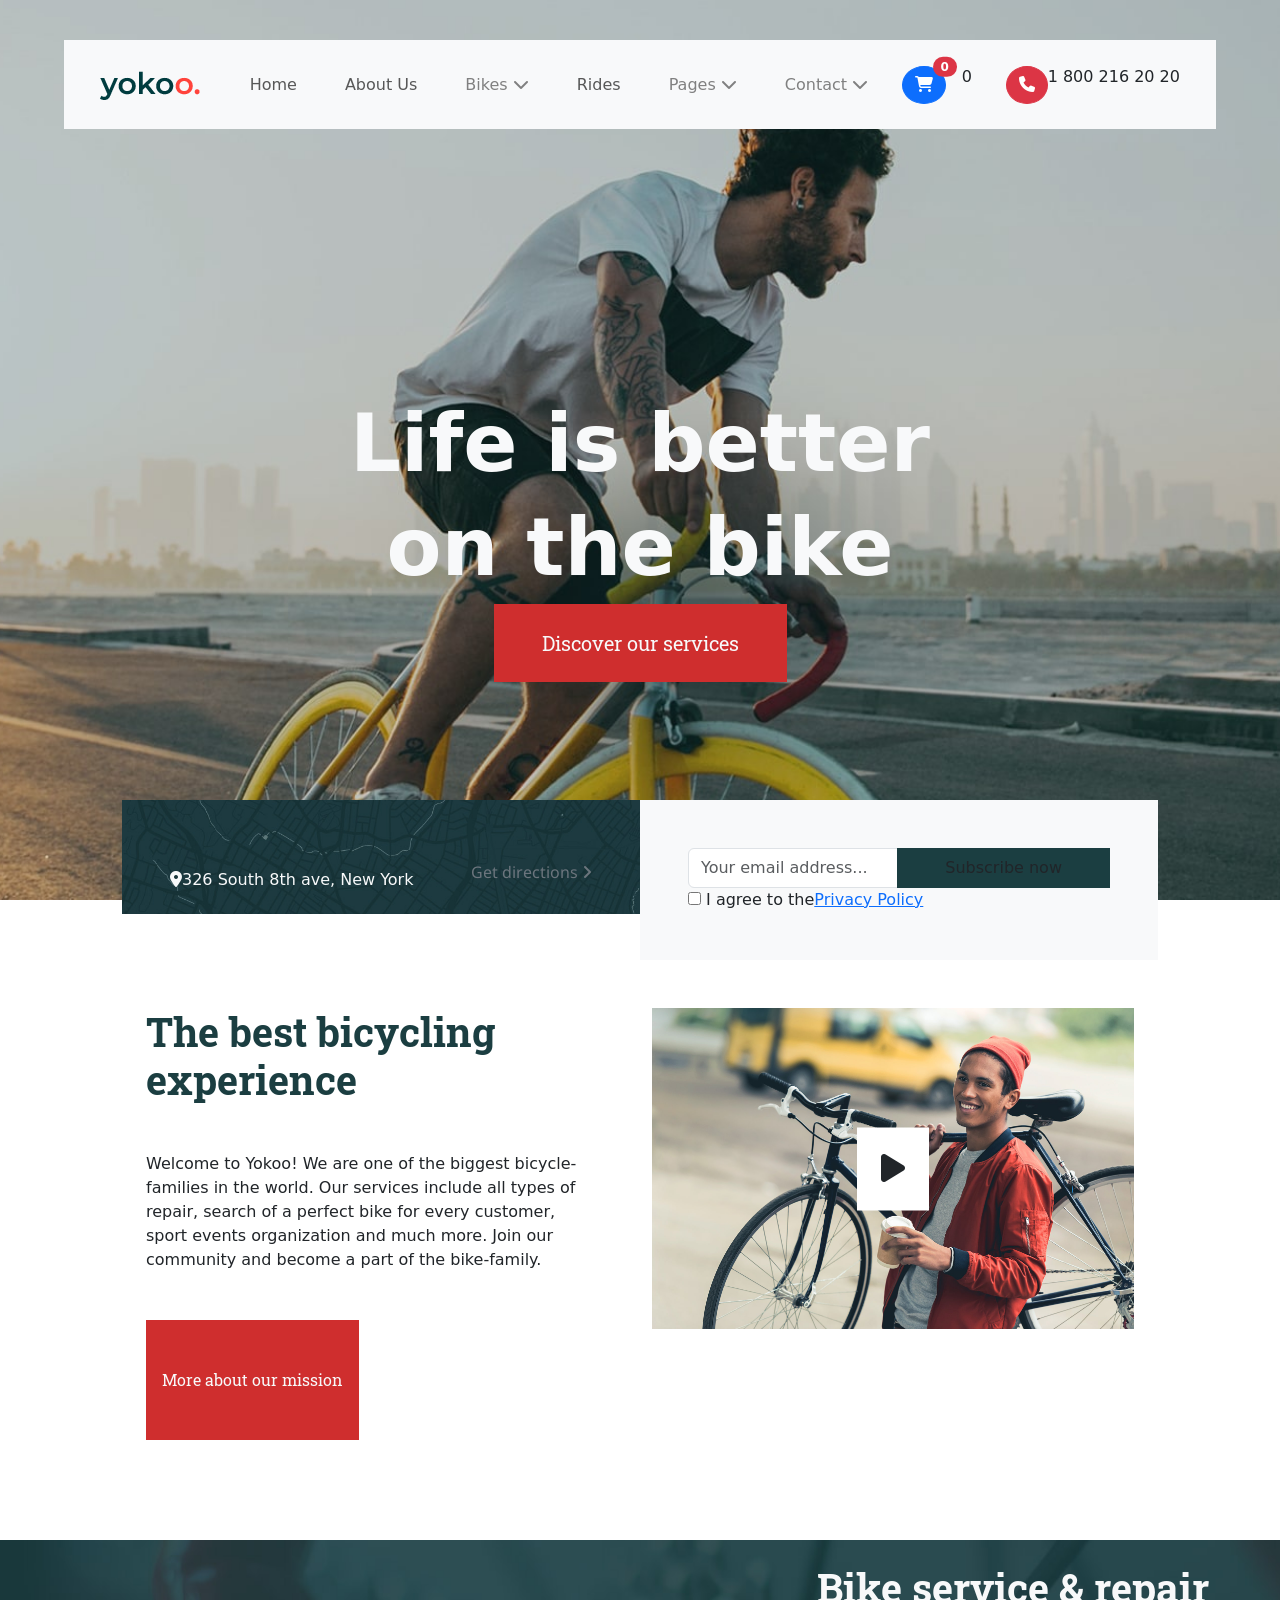
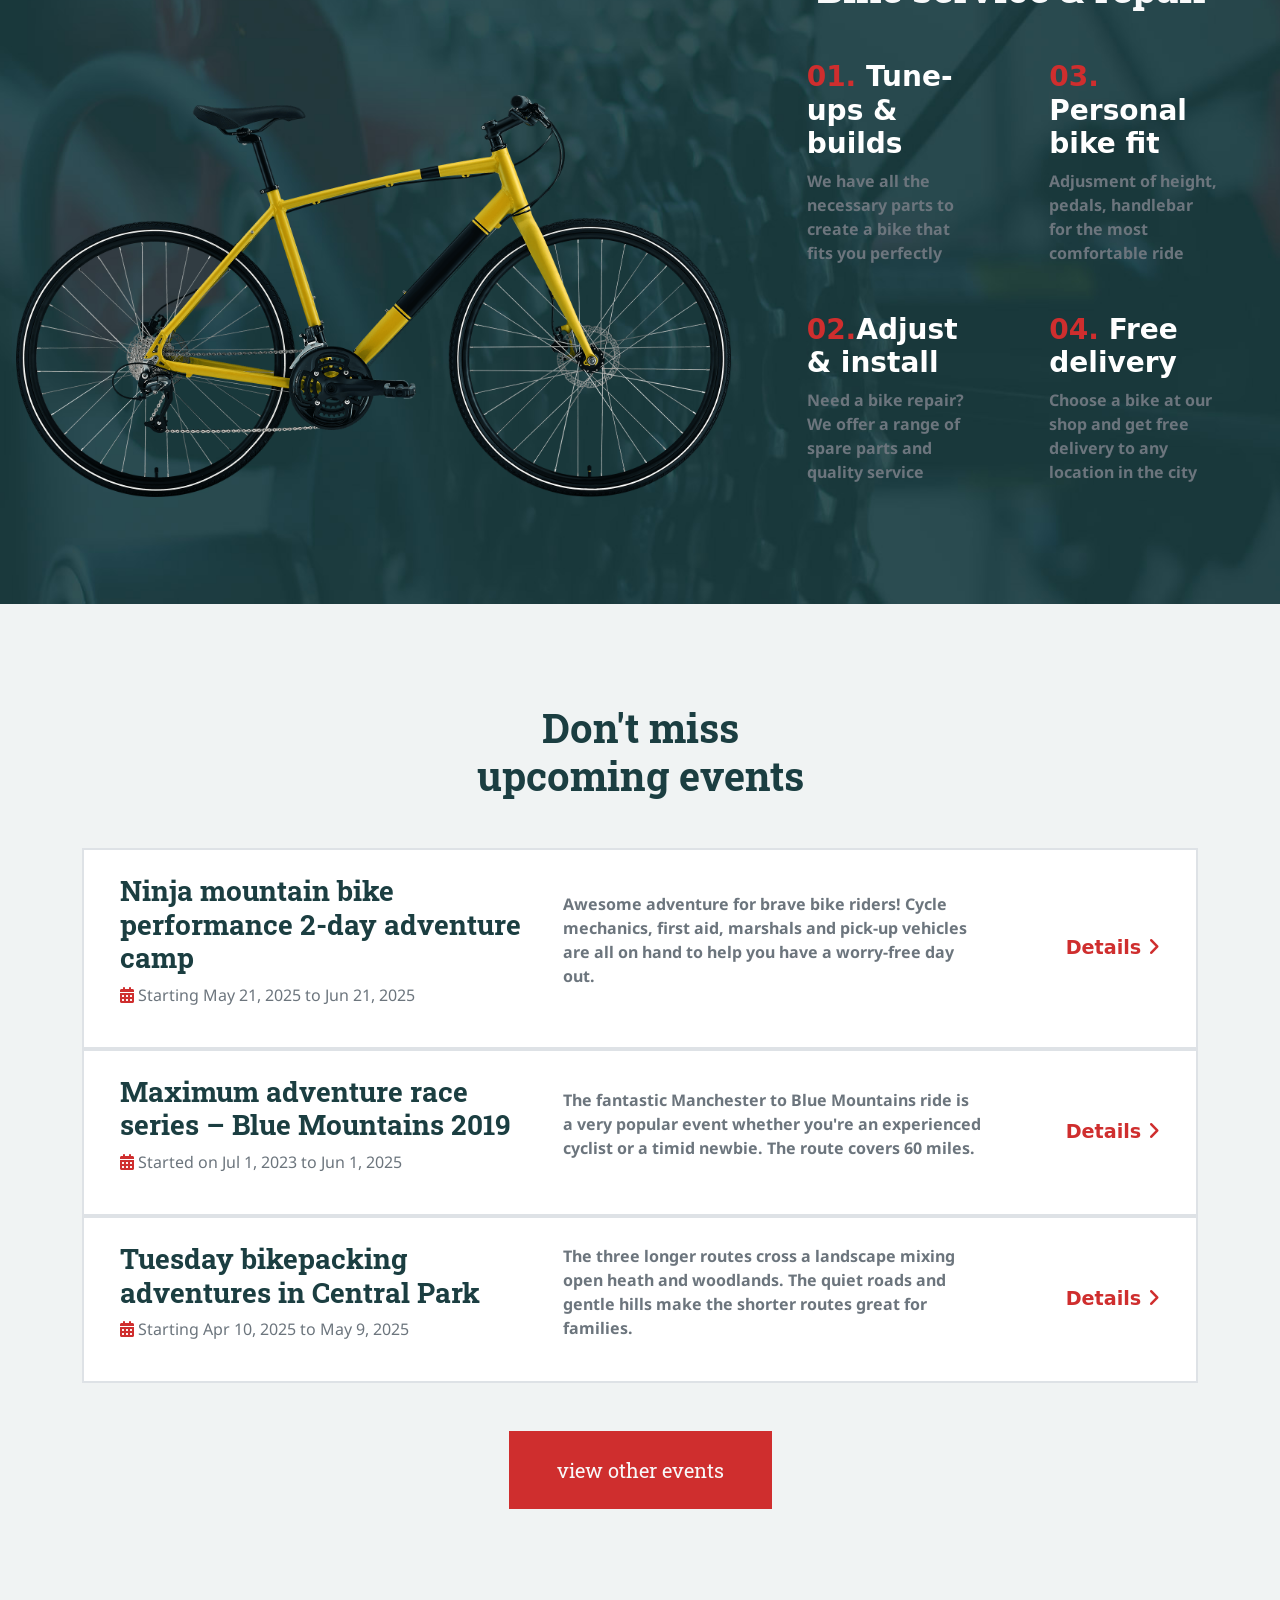
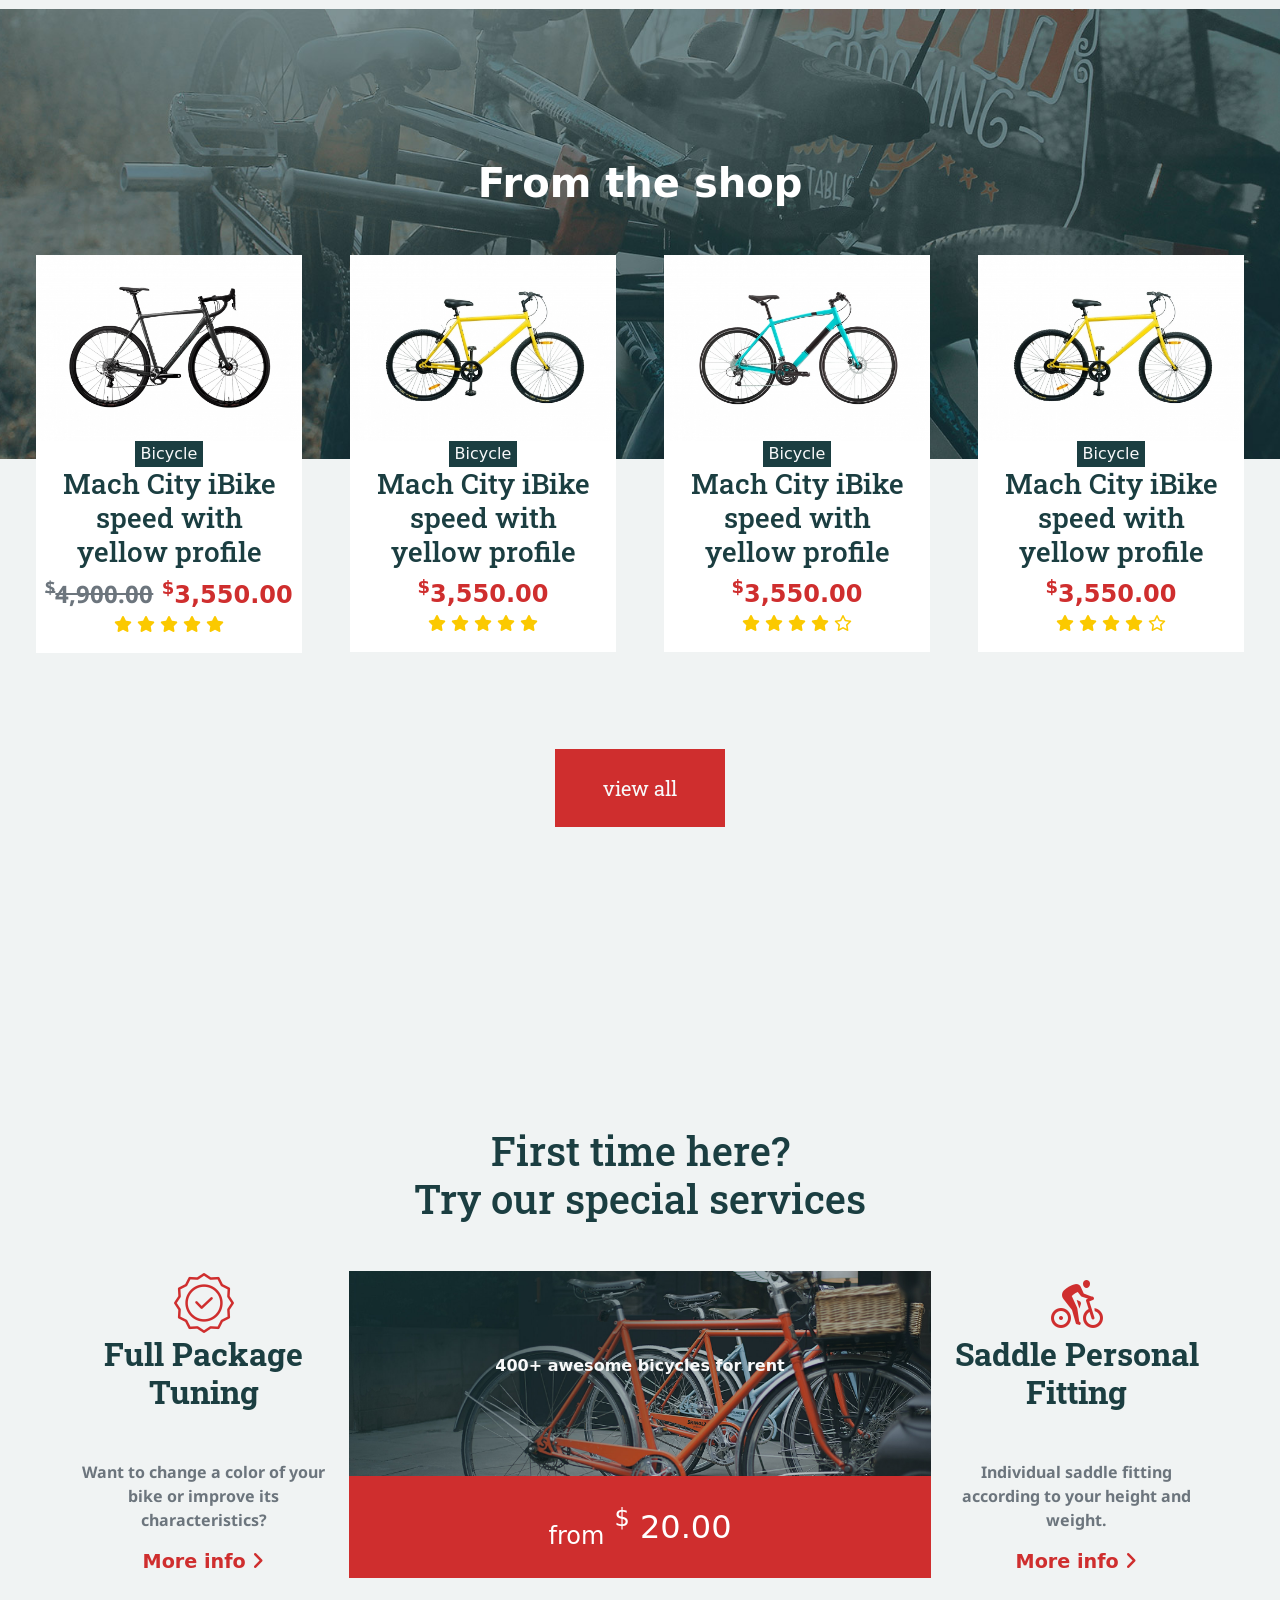
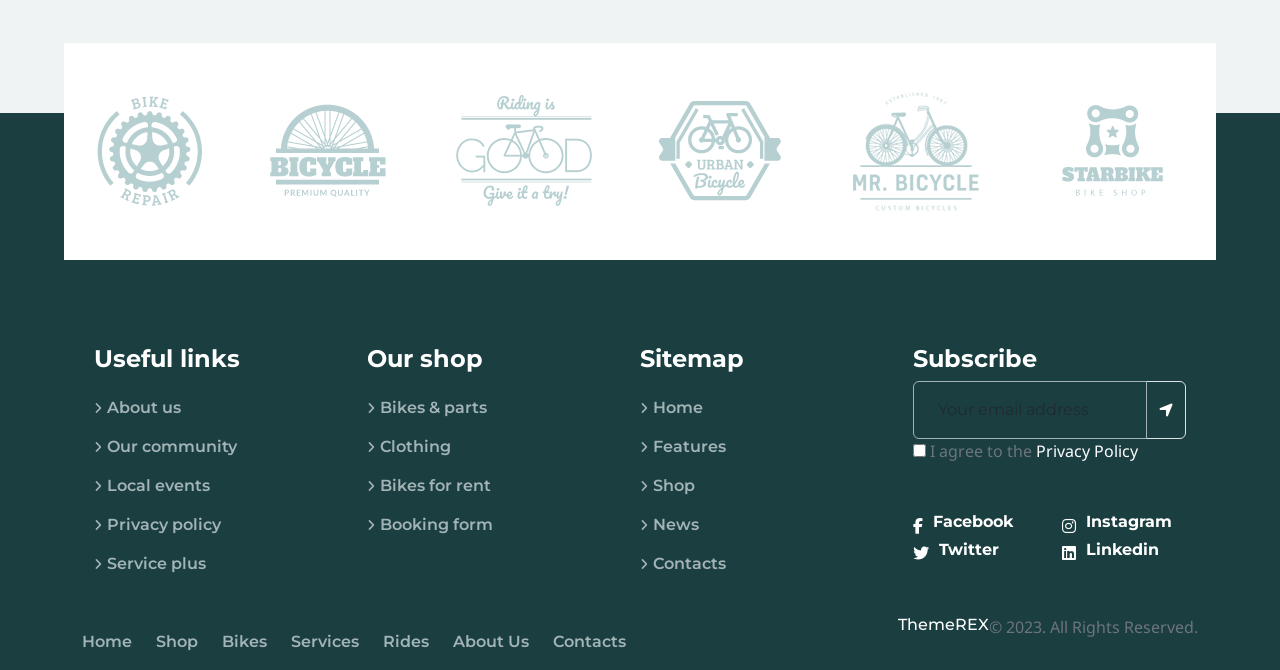
<file: bicycle-shop/index.html>
<!DOCTYPE html>
<html lang="en">
<head>
	<meta charset="UTF-8">
	<meta name="viewport" content="width=device-width, initial-scale=1.0">
	<title>Yokoo – Bike Shop, Repair & Bike Rental</title>
  <link rel="preconnect" href="https://fonts.googleapis.com">
  <link rel="preconnect" href="https://fonts.gstatic.com" crossorigin>
  <link href="https://fonts.googleapis.com/css2?family=Montserrat:ital,wght@0,300;0,400;0,500;0,600;0,700;0,800;0,900;1,200;1,300;1,400;1,500;1,600;1,700;1,800;1,900&family=Noto+Sans:ital,wght@0,300;0,400;0,500;0,600;0,700;0,800;0,900;1,300;1,400;1,500;1,600;1,700;1,800;1,900&family=Roboto+Slab:wght@100;200;300;400;500;600;700;800;900&display=swap" rel="stylesheet">
  <link href="https://cdn.jsdelivr.net/npm/bootstrap@5.2.3/dist/css/bootstrap.min.css" rel="stylesheet" integrity="sha384-rbsA2VBKQhggwzxH7pPCaAqO46MgnOM80zW1RWuH61DGLwZJEdK2Kadq2F9CUG65" crossorigin="anonymous">
	<link rel="stylesheet" href="https://cdnjs.cloudflare.com/ajax/libs/font-awesome/6.4.0/css/all.min.css" integrity="sha512-iecdLmaskl7CVkqkXNQ/ZH/XLlvWZOJyj7Yy7tcenmpD1ypASozpmT/E0iPtmFIB46ZmdtAc9eNBvH0H/ZpiBw==" crossorigin="anonymous" referrerpolicy="no-referrer" />
  <link href="https://unpkg.com/aos@2.3.1/dist/aos.css" rel="stylesheet">
  <link rel="stylesheet" href="css/style.css">
</head>
<body class="">

<!-- hero-section -->
<section class="hero-section m-0 p-0">
  <!-- nav-section -->

	<nav class="navbar bg-light nav-section p-2 p-md-4 ">
  <div class="container">
    <a class="navbar-brand" href="#">
      <img src="./images/illustrations/logo_2.webp" alt="">
    </a>
    <div class="">
      <ul class="navbar-nav d-none d-sm-flex flex-row  align-items-center">
        <li class="nav-item ">
          <a class="nav-link "  href="#">Home</a>
        </li>
        <li class="nav-item ms-lg-5 ms-2">
          <a class="nav-link" href="#">About Us</a>
        </li>
        <li class="nav-item ms-sm-5 ms-2 ">
								<div class="dropdown">
							<a class="" href="#" data-bs-toggle="dropdown">Bikes <i class="fa-solid fa-chevron-down"></i></a>
							<ul class="dropdown-menu">
								<li class="dropdown-item">
								<a href="#">Dropdown Item 1</a>
								</li>
								<li class="dropdown-item ">
								<a href="#">Dropdown Item 2</a>
								</li>
								<li class="dropdown-item">
								<a href="#">Dropdown Item 3</a>
								</li>
							</ul>
							</div>
				</li>
        <li class="nav-item ms-lg-5 ms-2">
          <a class="nav-link" href="#">Rides</a>
          </li>
        <li class="nav-item ms-lg-5 ms-2 d-none d-lg-block">
								<div class="dropdown">
							<a class="" href="#" data-bs-toggle="dropdown">Pages <i class="fa-solid fa-chevron-down"></i></a>
							<ul class="dropdown-menu">
								<li>
								<a class="dropdown-item" href="#">Dropdown Item 1</a>
								</li>
								<li >
								<a class="dropdown-item"href="#">Dropdown Item 2</a>
								</li>
								<li>
								<a class="dropdown-item" href="#">Dropdown Item 3</a>
								</li>
							</ul>
							</div>
				</li>
       <li class="nav-item ms-lg-5 ms-2 d-none d-xl-block">
								<div class="dropdown">
							<a class="" href="#" data-bs-toggle="dropdown">Contact <i class="fa-solid fa-chevron-down"></i></a>
							<ul class="dropdown-menu">
								<li >
								<a href="#" class="dropdown-item">Dropdown Item 1</a>
								</li>
								<li >
								<a href="#" class="dropdown-item">Dropdown Item 2</a>
								</li>
								<li >
								<a href="#" class="dropdown-item">Dropdown Item 3</a>
								</li>
							</ul>
							</div>
				</li>
      </ul>
    </div>
    <div class="d-block d-md-none">
      <i class="fa-solid fa-bars"></i>
    </div>
    <div class="d-flex flex-row justify-content-around align-items-center">
    <div  class="btn btn-primary position-relative rounded-circle">
      <i class="fa-solid fa-cart-shopping"></i>
        <span class="position-absolute top-0 start-100 translate-middle badge rounded-pill bg-danger">
          0
          <span class="visually-hidden">unread messages</span>
        </span>
      </div>
      <p class="d-none d-xl-flex ms-3">0</p> 
    </div>
    <div class="d-flex align-items-center ">
      <div class="rounded-circle btn btn-danger">
        <i class="fa-solid fa-phone"></i>
      </div>
      <div class="d-none d-sm-flex align-items-center justify-content-center">
      <p class=" ">1 800 216 20 20</p>
      </div>
    </div>
  </div>
</nav>
	</nav>
  <div class="container d-flex flex-column my-auto p-0 h-100 justify-content-center align-items-center" data-aos="fade-right" >
    <h1 class="display-1 fw-bolder text-light" >Life is better</h1>
    <h1 class="display-1 fw-bolder text-light">on the bike</h1>
    <button class="border-0 py-4 px-5 fs-5 text-light red-button">Discover our services</button>
  </div>
  </section>
<!-- subscribe-section -->
  <section class="container subscribe-section ">
    <div class="row">
      <div class="col-12 col-sm-6 p-0 position-relative">
        <div class="img-fluid p-0 m-0">
        <img src="./images/illustrations/map-new-bg-copyright.jpg " alt="" class="img-fluid sub-img">
        </div>
        <div class="container p-lg-5 p-2  d-flex justify-content-between flex-column flex-lg-row align-items-center left-map-text">
          <div class="text-light ">
          <i class="fa-solid fa-location-dot"></i><h class="fs-6">326 South 8th ave, New York</h>
          </div>
          <p class="text-secondary fs-6">Get directions <i class="fa-solid fa-angle-right"></i></p>

        </div>
      </div>
      <div class="col-12 col-sm-6 p-5 bg-light">
        <form class="subscribe_form">
              <div class="input-group">
                <input type="email" class="form-control" name="email" placeholder="Your email address...">
                <span class="input-group-btn">
                      <button class="btn btn-default py-2 px-5" type="button">Subscribe now</button>
                </span>
              </div>
              <div>
                <input type="checkbox" id="check">
                <label for="check">I agree to the<a href="#">Privacy Policy</a></label>
              </div>
        </form>
      </div>
    </div>

    <div class="container mt-5">
      <div class="row ">
      <div class="col-12 col-sm-6 my-auto  ">
        <h1 class="fs-1 fw-bolder mb-5 subscribe-h1">The best bicycling <br>experience</h1>
        <p class="mb-5 text-start me-5">Welcome to Yokoo! We are one of the biggest bicycle-families in the world. Our services include all types of repair, search of a perfect bike for every customer, sport events organization and much more. Join our community and become a part of the bike-family.</p>
        <button class="border-0 py-2 py-md-4 px-3 py-md-5 fs- text-light mb-3 mb-md-0  red-button">
          More about our mission
        </button>
      </div>
      <div class="col-12 col-sm-6 ">
        <div class="position-relative">
          <img src="./images/illustrations/image-copyright-2.jpg" class="img-fluid " alt="">
          <div class="position-absolute play-div">
            <div class="p-3 p-lg-4 bg-white">
              <i class="fa-solid fa-play"></i>
            </div>
          </div>
        </div>
      </div>
      </div>
    </div>
  </section>
  <!-- service-section -->
  <section class="m-0 p-0 service-section">
      <div class="row p-0 mx-0 my-auto service-main">
        <div class="col-12 col-xl-7 col-sm-12  d-flex flex-column align-items-center justify-content-center p-2 ">
          <div class="d-flex align-self-center mt-5 p-2">
            <img src="./images/illustrations/image-copyright-3.png" alt="" class="img-fluid ">
          </div>
        </div>
        <div class="col-12 col-xl-5 col-sm-12 p-4 m-0 d-flex flex-column align-items-center justify-content-center">
        <h1 class="fs-1 fw-bolder text-light m-0 service-header" >
          Bike service 
          & repair
        </h1>
        <div class="row m-0 p-0 ">
          <div class="col-12 col-sm-6 my-2 my-sm-5  mx-0">
            <div class="px-4 service-card">
            <h4 class="fs-3 text-white fw-bold"><span>01.</span> Tune-ups & builds</h4>
            <p class="fs-6 text-secondary fw-bold">We have all the necessary parts to create a bike that fits you perfectly</p>
            </div>
            <div class="my-2 my-sm-5 px-4 service-card ">
            <h4 class=" fs-3 text-white fw-bold"><span>02.</span>Adjust & install</h4>
           <p class="fs-6 text-secondary fw-bold">Need a bike repair? We offer a range of spare parts and quality service</p> 
           </div>
          </div>

          <div class=" col-12 col-sm-6 my-2 my-sm-5 mx-0 ">
            <div class="px-4 service-card">
            <h4 class="fs-3 text-white fw-bold"><span>03.</span> Personal bike fit</h4>
            <p class="fs-6 text-secondary fw-bold">Adjusment of height, pedals, handlebar for the most comfortable ride</p>
            </div>
            <div class="my-2 my-sm-5 px-4 service-card">
            <h4 class="fs-3 text-white fw-bold"><span>04.</span>  Free delivery</h4>
            <p class="fs-6 text-secondary fw-bold">Choose a bike at our shop and get free delivery to any location in the city</p></div>
          </div>
        </div>
      </div>
    
      </div>
  </section>

  <!-- events-section -->
  <section class="events-section">
    <div class="container">
      <h2 class="text-center fs-1 fw-bolder mb-5 my subscribe-h1">Don't miss <br>
        upcoming events
      </h2>
      <div class="container bg-white ">
        <div class="row align-items-center border border-2 p-4 ">
          <div  class="col-12 col-sm-5 pe-4 ">
            <h3 class="fs-3 fw-bolder subscribe-h1">Ninja mountain bike performance 2-day adventure camp</h3>
            <p class="text-secondary fs-6"> <span><i class="fa-solid fa-calendar-days"></i> </span>Starting May 21, 2025 to Jun 21, 2025</p>
          </div>
          <div class="col-12 col-sm-5">
            <p class="fs-6 fw-bold text-secondary "> Awesome adventure for brave bike riders! Cycle mechanics, first aid, marshals and pick-up vehicles are all on hand to help you have a worry-free day out.</p>
          </div>
          <div class="col-12 col-sm-2 text-center text-sm-end details-btn">
            <a href="#">Details <i class="fa-solid fa-angle-right"></i></a>
          </div>
        </div>
        <div class="row align-items-center border border-2 p-4">
           <div  class="col-12 col-sm-5 pe-4">
            <h3 class="fs-3 fw-bolder subscribe-h1">Maximum adventure race series – Blue Mountains 2019</h3>
            <p class="text-secondary fs-6"><span><i class="fa-solid fa-calendar-days"></i> </span>Started on Jul 1, 2023 to Jun 1, 2025</p>
           </div>
          <div class="col-12 col-sm-5"> 
            <p class="fs-6 fw-bold text-secondary "> The fantastic Manchester to Blue Mountains ride is a very popular event whether you're an experienced cyclist or a timid newbie. The route covers 60 miles.</p>
            </div>
          <div class="col-12 col-sm-2 text-end details-btn">
            <a href="#">Details <i class="fa-solid fa-angle-right"></i></a>
          </div>
       </div>
        <div class="row align-items-center border border-2 p-4 ">
           <div  class="col-12 col-sm-5 pe-4">
            <h3 class="fs-3 fw-bolder subscribe-h1">Tuesday bikepacking adventures in Central Park</h3>
            <p  class="text-secondary fs-6"> <span><i class="fa-solid fa-calendar-days"></i> </span>Starting Apr 10, 2025 to May 9, 2025</p>
           </div>
          <div class="col-12 col-sm-5">
            <p class="fs-6 fw-bold text-secondary ">The three longer routes cross a landscape mixing open heath and woodlands. The quiet roads and gentle hills make the shorter routes great for families.</p>
          </div>
          <div class="col-12 col-sm-2 text-end details-btn ">
              <a href="#">Details <i class="fa-solid fa-angle-right"></i></a>
          </div>
        </div>
      </div> 
      <div class="w-100 text-center mx-auto ">
      <button class="border-0 py-4 px-5 fs-5 mt-5 text-light    red-button"> view other events</button>  
      </div>    
    </div>
  </section>

  <!-- shop-section -->
  <section class="shop-div  ">
    <div class="shop-section ">
    </div>
    <div class="container-fluid shop-main">
      <div class="text-center ">
        <h1 class="text-white fs-1 fw-bolder mb-5 ">From the shop</h1>
      </div>
      <div class="row m-0  ">
        <div class="col-12 col-lg-6 col-xl-3 p-0  text-center ">
          <div class="px-4 pb-5 ">
          <img src="./images/illustrations/prod06-copyright-500x350.jpg" alt="" class="img-fluid">
          <div class="bg-white"> 
          <button class="border-0 bicycle-btn text-light">Bicycle</button>
          <h3 class="subscribe-h1 px-3">Mach City iBike speed with yellow profile</h3>
          
          <del class="text-secondary fs-4 fw-bold"><sup>$</sup>4,900.00</del><span class="fs-4 fw-bold">
            <sup>$</sup>3,550.00</span>
          
          <div class="pb-3 star-div">
            <i class="fa-solid fa-star"></i>
            <i class="fa-solid fa-star"></i>
            <i class="fa-solid fa-star"></i>
            <i class="fa-solid fa-star"></i>
            <i class="fa-solid fa-star"></i>
          </div>
          </div>
          </div>
        </div>
        <div class="col-12 col-lg-6 col-xl-3 p-0 text-center ">
          <div class="px-4 pb-5">
          <img src="./images/illustrations/prod03-copyright-500x350.jpg" alt="" class="img-fluid">
          <div class="bg-white"> 
          <button class="border-0 bicycle-btn text-light">Bicycle</button>
          <h3 class="subscribe-h1 px-3">Mach City iBike speed with yellow profile</h3>
          
          <span class="fs-4 fw-bold">
            <sup>$</sup>3,550.00</span>
          
          <div class=" pb-3 star-div">
            <i class="fa-solid fa-star"></i>
            <i class="fa-solid fa-star"></i>
            <i class="fa-solid fa-star"></i>
            <i class="fa-solid fa-star"></i>
            <i class="fa-solid fa-star"></i>
          </div>
          </div>
          </div>
        </div>
         <div class="col-12 col-lg-6 col-xl-3 p-0  text-center ">
          <div class="px-4 pb-5">
          <img src="./images/illustrations/prod09-copyright-500x350.jpg" alt="" class="img-fluid">
          <div class="bg-white"> 
          <button class="border-0 bicycle-btn text-light">Bicycle</button>
          <h3 class="subscribe-h1 px-3">Mach City iBike speed with yellow profile</h3>
          
         <span class="fs-4 fw-bold">
            <sup>$</sup>3,550.00</span>
          
          <div class=" pb-3 star-div">
            <i class="fa-solid fa-star"></i>
            <i class="fa-solid fa-star"></i>
            <i class="fa-solid fa-star"></i>
            <i class="fa-solid fa-star"></i>
            <i class="fa-regular fa-star"></i>
          </div>
          </div>
          </div>
        </div>
         <div class="col-12 col-lg-6 col-xl-3 p-0 text-center ">
          <div class="px-4 pb-5">
          <img src="./images/illustrations/prod03-copyright-500x350.jpg" alt="" class="img-fluid">
          <div class="bg-white "> 
          <button class="border-0 bicycle-btn text-light">Bicycle</button>
          <h3 class="subscribe-h1 px-3">Mach City iBike speed with yellow profile</h3>
          
            <span class="fs-4 fw-bold">
            <sup>$</sup>3,550.00</span>
          
          <div class="pb-3 star-div">
            <i class="fa-solid fa-star"></i>
            <i class="fa-solid fa-star"></i>
            <i class="fa-solid fa-star"></i>
            <i class="fa-solid fa-star"></i>
            <i class="fa-regular fa-star"></i>
          </div>
          </div>
          </div>
        </div>
      <div class="w-100 text-center mx-auto ">
      <button class="border-0 py-4 px-5 fs-5 mt-5 text-light    red-button"> view all</button>  
      </div> 
      </div>
    </div>
   
  </section>

<!-- special-service-section -->
  <section class="special-service-section px-5">
    <div class="container text-center p-0 ">
      <div class="mx-auto w-100 fs-1 fw-bolder mb-5  subscribe-h1 ">
        <h1>First time here? <br>
        Try our special services
        </h1>
      </div>
      <div class="row ">
        <div class="col-12 col-sm-3">
          <div>
            <img src="./images/illustrations/icons8-quality-64.png" alt="" class="img-fluid">
            <h3 class="fs-2 fw-bolder mb-5 my subscribe-h1">Full Package Tuning</h3>
            <p class="fs-6 text-secondary fw-bold">Want to change a color of your bike or improve its characteristics?</p>
            <div class="details-btn mb-2 ">
            <a href="#">More info <i class="fa-solid fa-angle-right"></i></a>
            </div>
          </div>

        </div>
        <div class="col-12 col-sm-6 position-relative p-0">
          <div class=" position-relative">
            <img src="./images/illustrations/image-copyright-51.jpg" alt="" class="w-100">
            <div class="second-div text-light fs-6  mx-auto my-auto fw-bolder lh-sm">
              <p>400+ 
              awesome bicycles for rent</p>
            </div>
          </div>
          <div class="price-div py-lg-4 py-1">
              <h3 class="fs-2 mt-2">
              <sub>from</sub>
              <sup>$</sup>
              20.00
              </h3>
            </div>
        </div>
        <div class="col-12 col-sm-3">
          <div>
            <img src="./images/illustrations/icons8-bicycle-64.png" alt="" class="img-fluid">
            <div>
              <h3 class="fs-2 fw-bolder mb-5 my subscribe-h1">Saddle Personal Fitting</h3>
            <p class="fs-6 text-secondary fw-bold">Individual saddle fitting according to your height and weight.</p>
            <div class="details-btn">
            <a href="#">More info <i class="fa-solid fa-angle-right"></i></a>
            </div>
            </div>
          </div>
        </div>

      </div>
    </div>
  </section>
<footer>
  <!-- award-section -->
  <section class="award-section">
    <div class="bg-white">
      <div class="row ">
        <div class="col-12 mx-auto text-center  col-sm-4 col-md-3 col-lg-2 my-5">
          <img src="./images/illustrations/1-icon-copyright.webp" alt="" class="img-fluid">
        </div>
        <div class="col-6 d-none d-sm-block col-sm-4  col-md-3 col-lg-2 my-5">
          <img src="./images/illustrations/2-icon-copyright.webp" alt="" class="img-fluid">
        </div>
        <div class="col-6 d-none d-sm-block col-sm-4 col-md-3 col-lg-2 my-5">
          <img src="./images/illustrations/3-icon-copyright.webp" alt="" class="img-fluid">
        </div>
        <div class="col-6 d-none d-sm-block col-sm-4 col-md-3 col-lg-2 my-5">
          <img src="./images/illustrations/5-icon-copyright.webp" alt="" class="img-fluid">
        </div>
        <div class="col-6 d-none d-sm-block col-sm-4 col-md-3 col-lg-2 my-5">
          <img src="./images/illustrations/6-icon-copyright.webp" alt="" class="img-fluid">
        </div>
        <div class="col-6 d-none d-sm-block col-sm-4 col-md-3 col-lg-2 my-5">
          <img src="./images/illustrations/4-icon-copyright.webp" alt="" >
        </div>
      </div>
    </div>
  </section>
  

  <div class="container">
    <div class="row container m-0 ">
      <div class="col-6 col-sm-3 p-0">
        <ul class="list-unstyled">
          <li><h2>Useful links</h2></li>
          <li><a href="#"><i class="fa-solid fa-angle-right"></i>About us</a></li>
          <li><a href="#"><i class="fa-solid fa-angle-right"></i>Our community</a></li>
          <li><a href="#"><i class="fa-solid fa-angle-right"></i>Local events</a></li>
          <li><a href="#"><i class="fa-solid fa-angle-right"></i>Privacy policy</a></li>
          <li><a href="#"><i class="fa-solid fa-angle-right"></i>Service plus</a></li>
        </ul>
      </div>
      <div class=" col-6 col-sm-3 p-0">
        <ul class="list-unstyled">
          <li><h2>Our shop</h2></li>
          <li><a href="#"><i class="fa-solid fa-angle-right"></i>Bikes & parts</a></li>
          <li><a href="#"><i class="fa-solid fa-angle-right"></i>Clothing</a></li>
          <li><a href="#"><i class="fa-solid fa-angle-right"></i>Bikes for rent</a></li>
          <li><a href="#"><i class="fa-solid fa-angle-right"></i>Booking form</a></li>
        </ul>
      </div>
      <div class=" col-6 col-sm-3 p-0">
        <ul class="list-unstyled">
          <li><h2>Sitemap</h2></li>
          <li><a href="#"><i class="fa-solid fa-angle-right"></i>Home</a></li>
          <li><a href="#"><i class="fa-solid fa-angle-right"></i>Features</a></li>
          <li><a href="#"><i class="fa-solid fa-angle-right"></i>Shop</a></li>
          <li><a href="#"><i class="fa-solid fa-angle-right"></i>News</a></li>
          <li><a href="#"><i class="fa-solid fa-angle-right"></i>Contacts</a></li>
        </ul>
      </div>
      <div class=" col-6 col-sm-3 p-0">
        <ul class="list-unstyled">
          <li><h2>Subscribe</h2></li>
                <div class="input-group footer-input">
                <input type="email"class="form-control px-4 py-3" placeholder="Your email address"></li>
                <span class="input-group-text bg-transparent text-white"><i class="fa-solid fa-location-arrow"></i></span>
                 </div>
                <div>
                <input type="checkbox" id="check" >  <label for="check" class="text-secondary"> I agree to the <a href="#" class="text-decoration-none text-white">     Privacy Policy</a></label>
             </div>
          
          <div class="row my-5 text-center ">
            <div class="col-3 col-sm-6">
              <a href="#" class="text-decoration-none ">
              <div class=" d-flex flex-row align-items-center my-icons text-decoration-none ">
                
                <i class="fa-brands fa-facebook-f list-unstyled"></i>
                <h2 class="fs-6 fw-bold text-white d-none d-sm-block list-unstyled">Facebook</h2>  
              
              </div> 
              </a>
            </div>
            <div class="col-3 col-sm-6">
              <a href="#" class="text-decoration-none ">
              <div class="d-flex flex-row align-items-center text-decoration-none  my-icons">
                
                <i class="fa-brands fa-instagram "></i>
              <h2 class="fs-6 fw-bold text-white d-none d-sm-block">
              Instagram</h2>
          
              </div>
              </a>
            </div>
            <div class="col-3 col-sm-6">
              <a href="#" class="text-decoration-none ">
              <div class="d-flex flex-row align-items-center text-decoration-none  my-icons">
                
                <i class="fa-brands fa-twitter"></i>
              <h2 class="fs-6 fw-bold text-white d-none d-sm-block">
                Twitter

              </h2>
           
              </div>
              </a>
            </div>
            <div class="col-3 col-sm-6">
              <a href="#" class="text-decoration-none ">
              <div class="d-flex flex-row align-items-center  text-decoration-none  my-icons">
                
                <i class="fa-brands fa-linkedin">
                </i>
              <h2 class="fs-6 fw-bold text-white d-none d-sm-block">
                
                Linkedin
              </h2>
              
              </div>
              </a>
            </div>
          </div>
        </ul>
      </div>
    </div>
  </section>
  <section class=" mx-auto">
    <div class="d-flex justify-content-between ">
      <ul class="text-white fs-6 list-unstyled d-none d-sm-flex ">
        <li class="pe-4"><a class="" href="#">Home</a></li>
        <li class="pe-4"><a class="" href="#">Shop</a></li>
        <li class="pe-4"><a class="" href="#">Bikes</a></li>
        <li class="pe-4"><a class="" href="#">Services</a></li>
        <li class="pe-4"><a class="" href="#">Rides</a></li>
        <li class="pe-4"><a class="" href="#">About Us</a></li>
        <li class="pe-4"><a class="" href="#">Contacts</a></li>
      </ul>
      <div class="d-flex flex-column flex-md-row text-center ">
        <h6 class="text-white fs-6">ThemeREX
          </h6>
          <p class="text-secondary fs-6"> © 2023. All Rights Reserved.</p>
      </div>
    </div>
  </section>
  </footer>

  <script src="https://cdn.jsdelivr.net/npm/bootstrap@5.2.3/dist/js/bootstrap.bundle.min.js" integrity="sha384-kenU1KFdBIe4zVF0s0G1M5b4hcpxyD9F7jL+jjXkk+Q2h455rYXK/7HAuoJl+0I4" crossorigin="anonymous"></script>
  <script src="https://unpkg.com/aos@2.3.1/dist/aos.js"></script>
  <script src="javascript/script.js"></script>

</body>
</html>
</file>
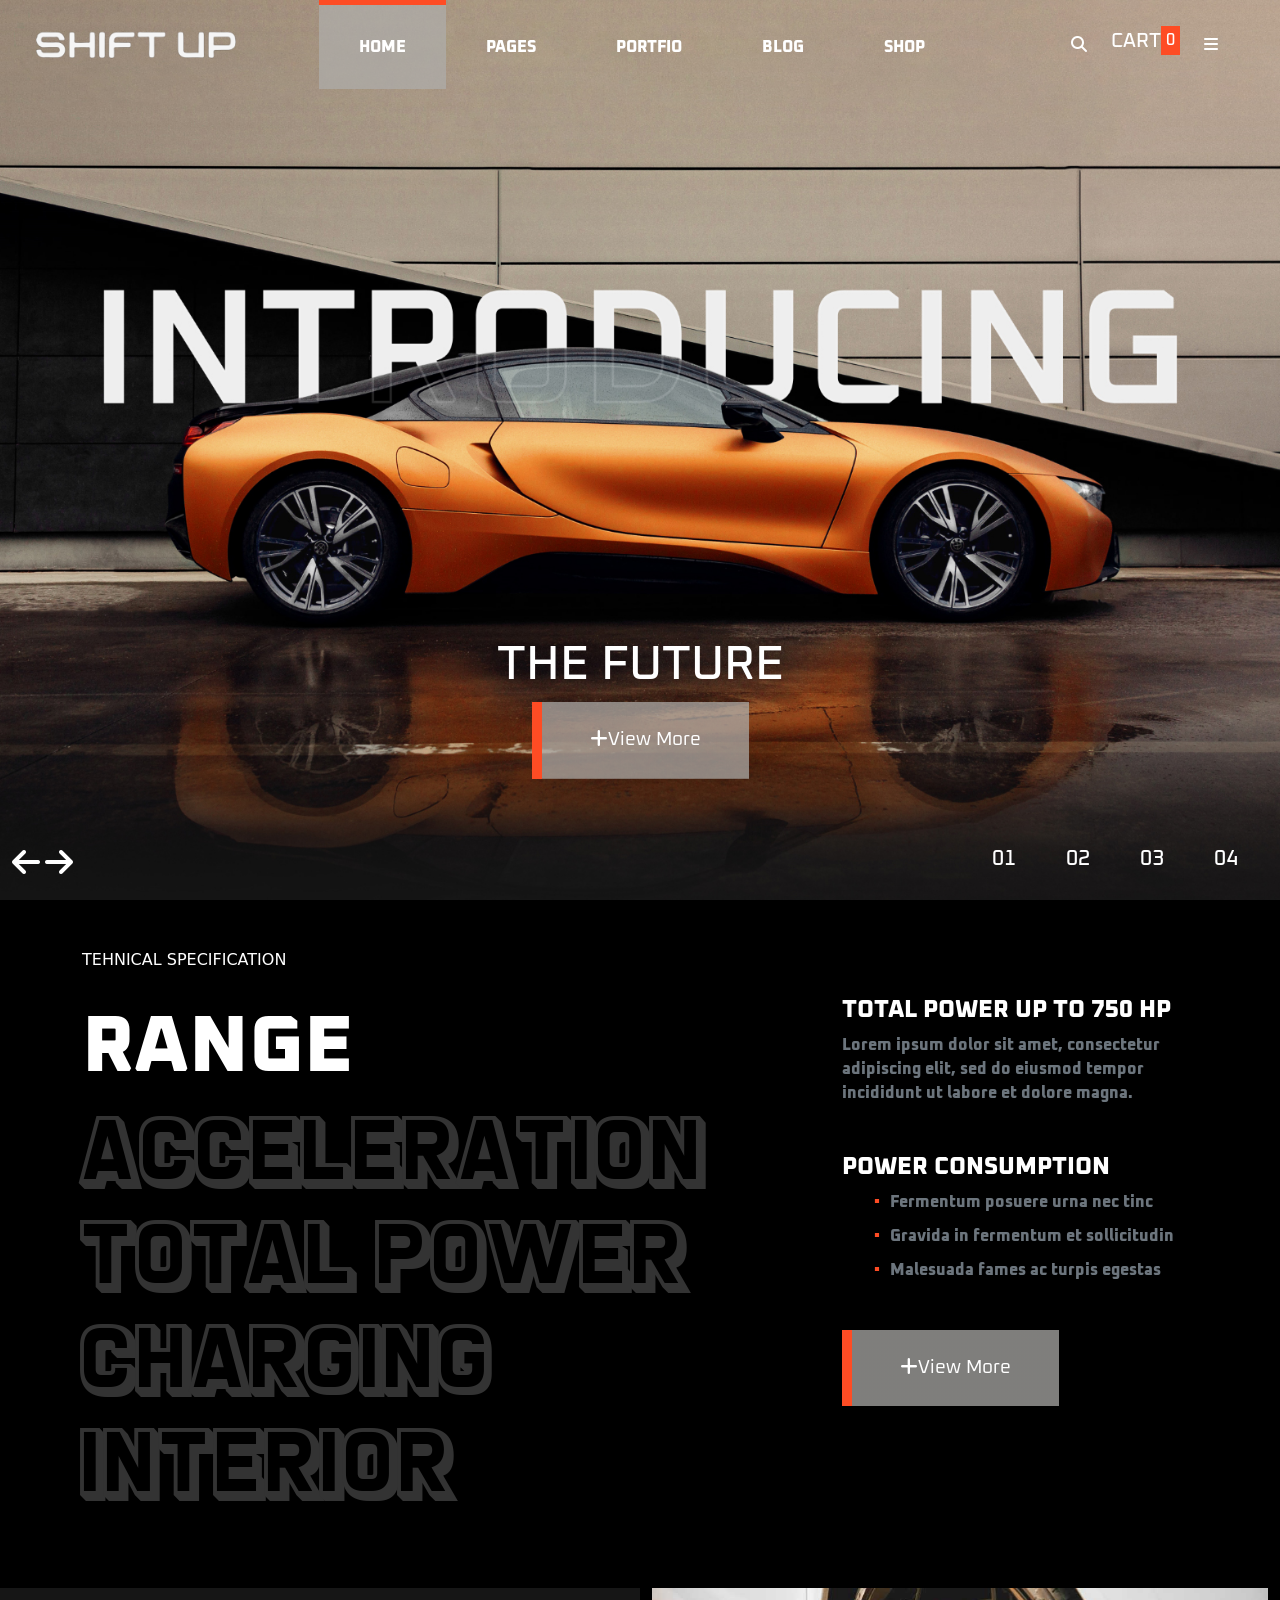
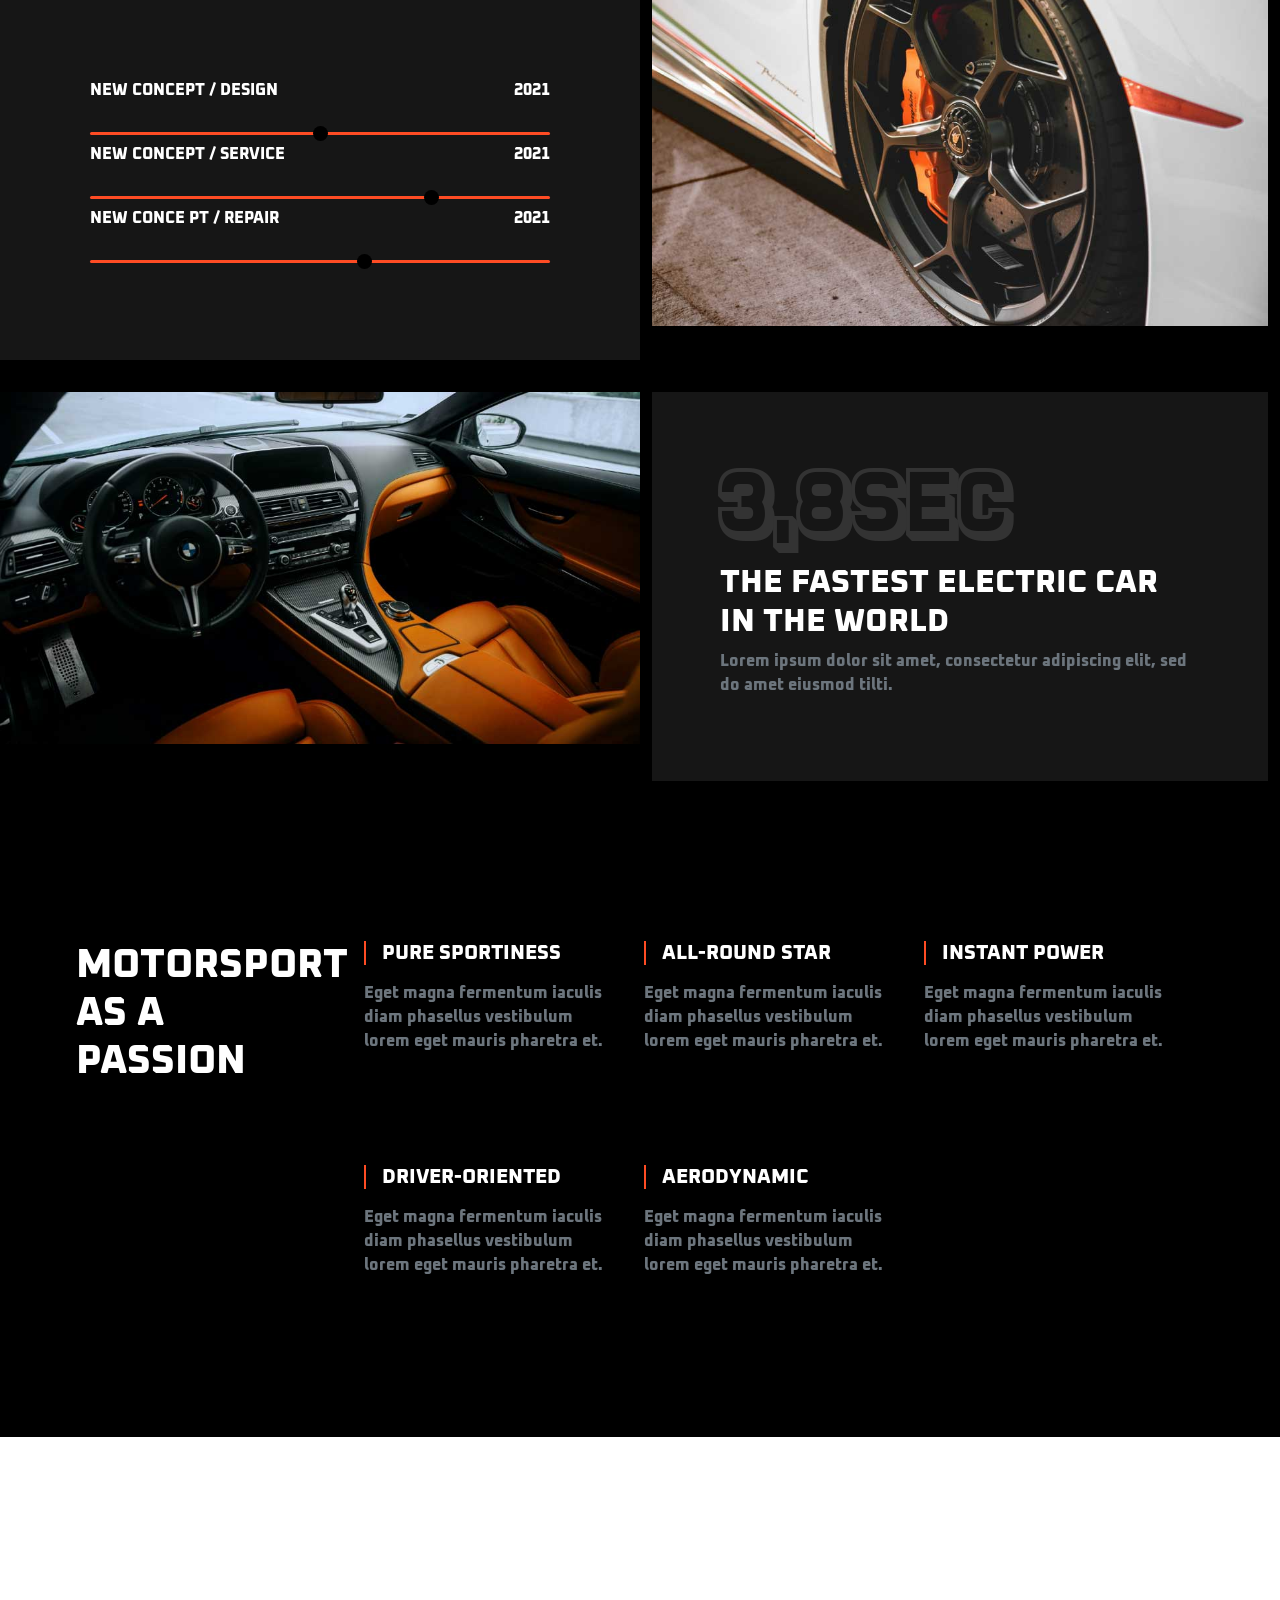
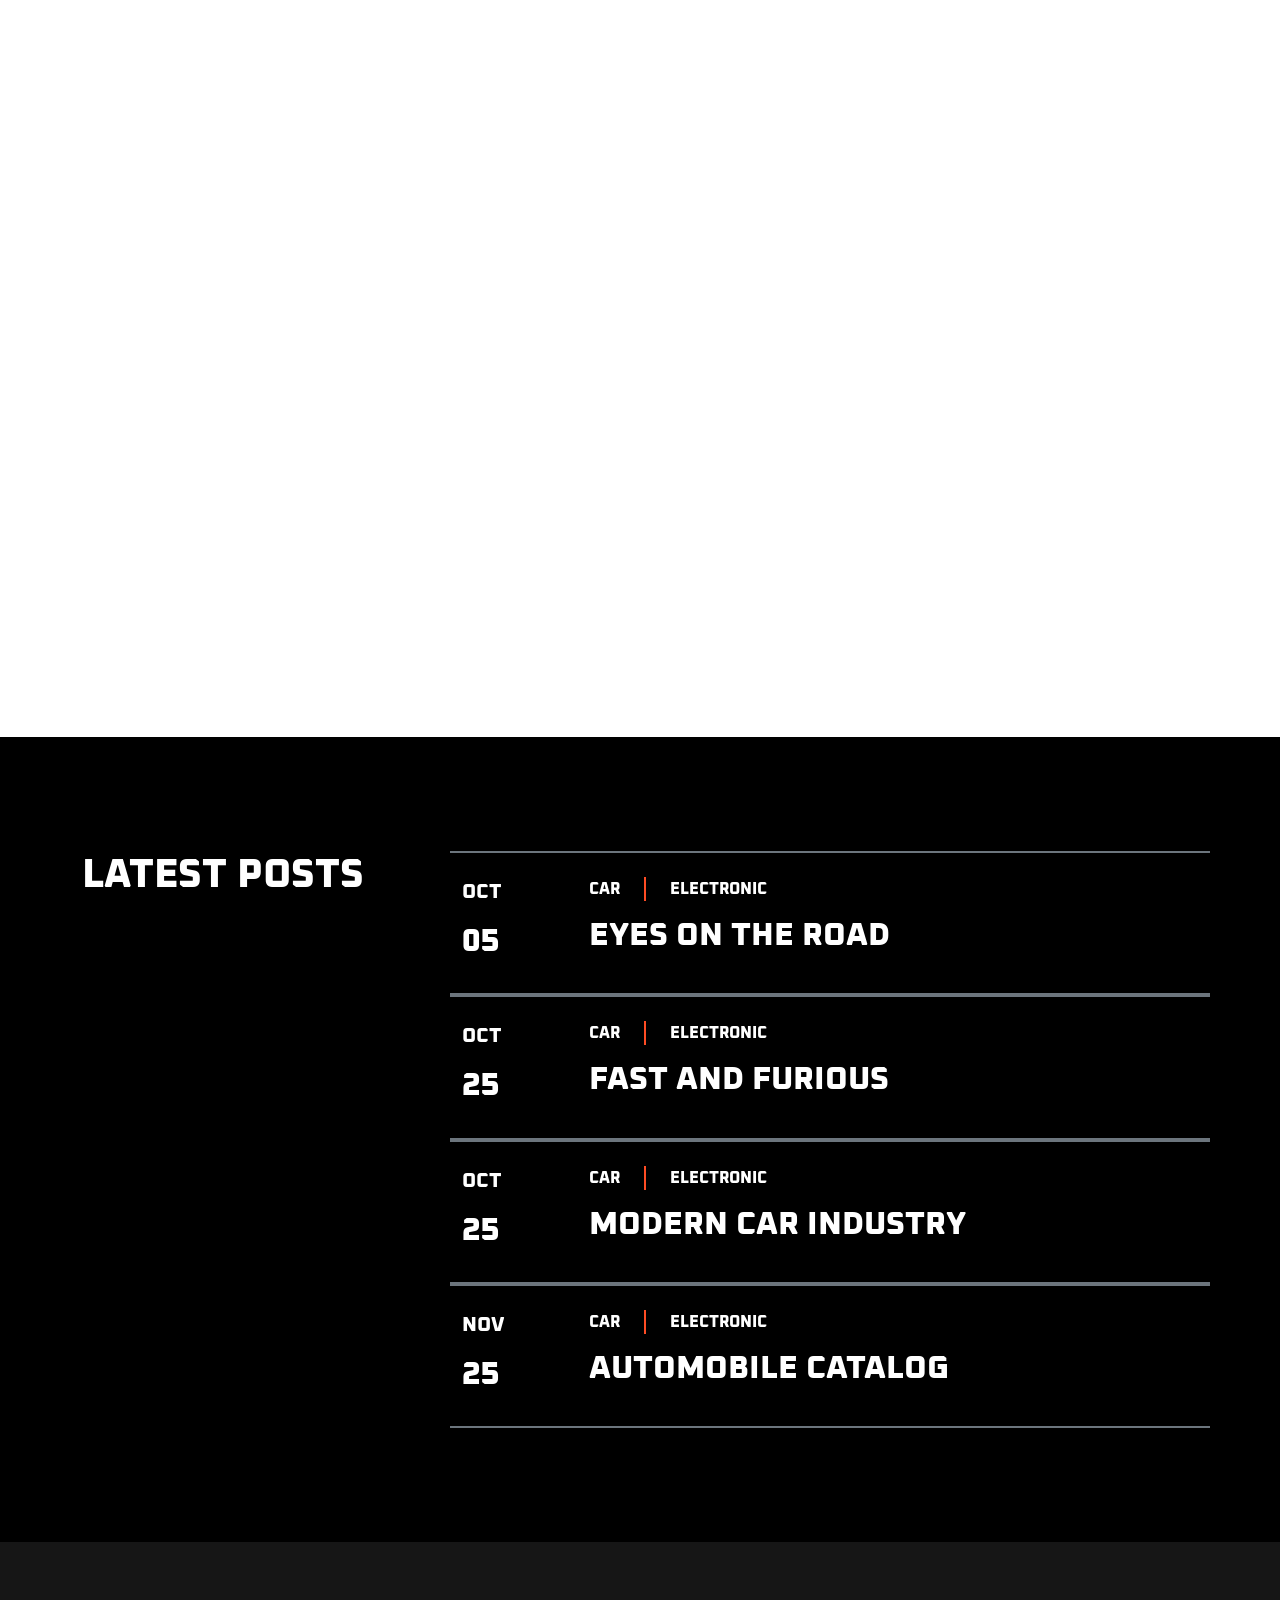
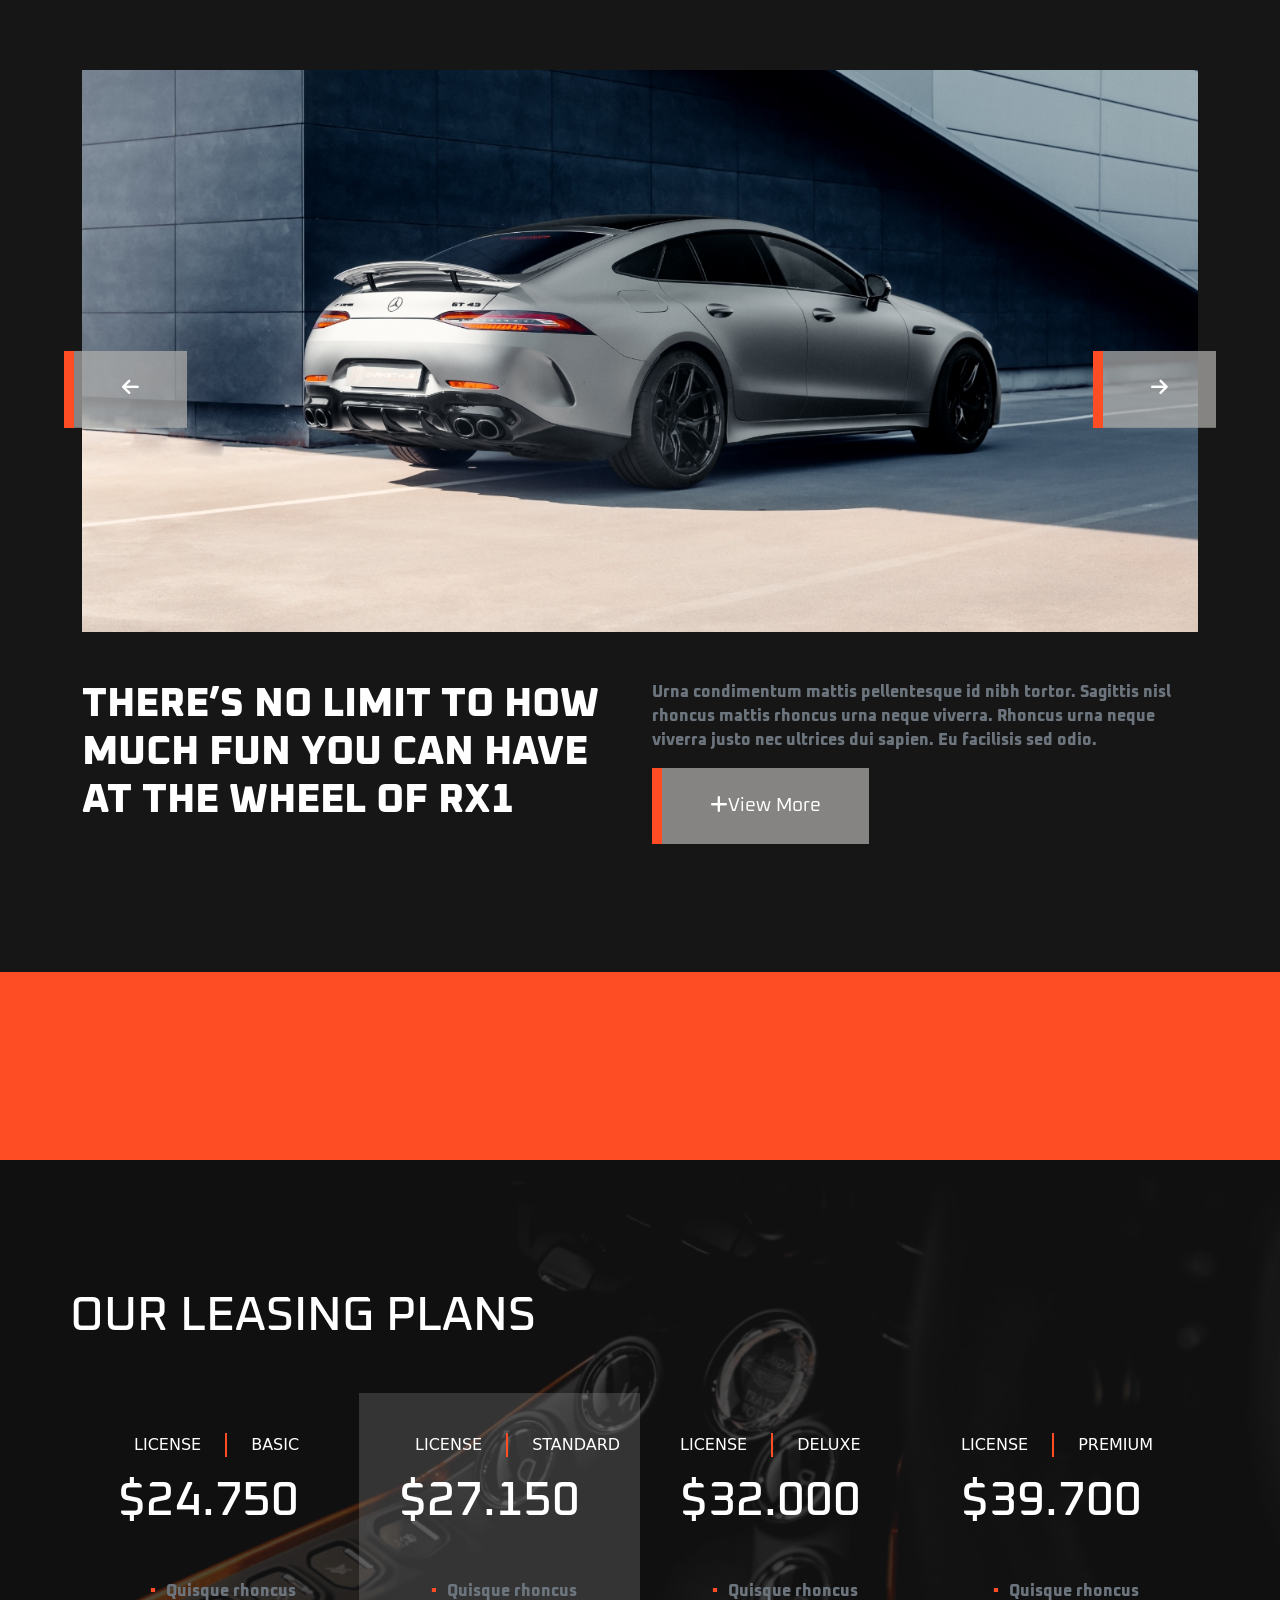
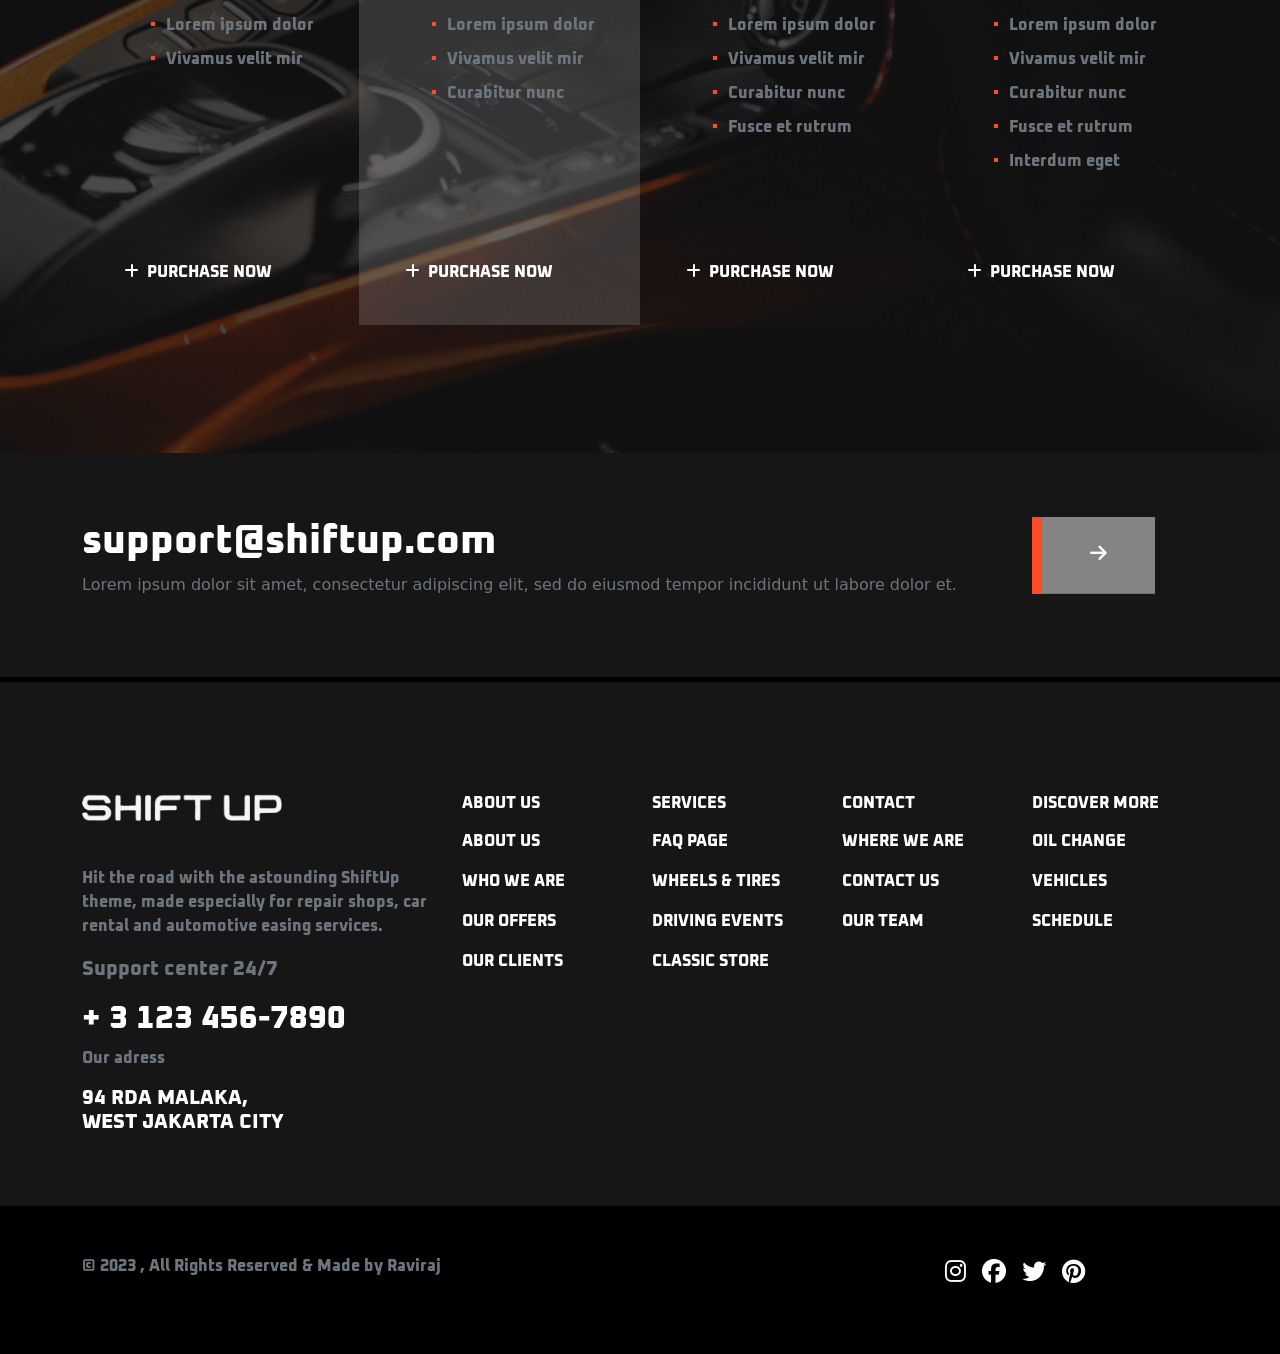
<file: car-shop/index.html>
<!DOCTYPE html>
<html lang="en">
<head>
	<meta charset="UTF-8">
	<meta name="viewport" content="width=device-width, initial-scale=1.0">
	<title>Shiftup – Car Repair & Auto Services Theme </title>
	<link rel="preconnect" href="https://fonts.googleapis.com">
	<link rel="preconnect" href="https://fonts.gstatic.com" crossorigin>
	<link href="https://fonts.googleapis.com/css2?family=Heebo:wght@100;200;300;400;500;600;700;800;900&family=Oxanium:wght@200;300;400;500;600;700;800&family=Roboto:ital,wght@0,100;0,300;0,400;0,500;0,700;0,900;1,100;1,300;1,400;1,500;1,700;1,900&family=Sarabun:ital,wght@0,100;0,200;0,300;0,400;0,500;0,600;0,700;0,800;1,100;1,200;1,300;1,400;1,500;1,600;1,700;1,800&display=swap" rel="stylesheet">
	<link href="https://cdn.jsdelivr.net/npm/bootstrap@5.2.3/dist/css/bootstrap.min.css" rel="stylesheet" integrity="sha384-rbsA2VBKQhggwzxH7pPCaAqO46MgnOM80zW1RWuH61DGLwZJEdK2Kadq2F9CUG65" crossorigin="anonymous">
	<link rel="stylesheet" href="https://cdnjs.cloudflare.com/ajax/libs/font-awesome/6.4.0/css/all.min.css" integrity="sha512-iecdLmaskl7CVkqkXNQ/ZH/XLlvWZOJyj7Yy7tcenmpD1ypASozpmT/E0iPtmFIB46ZmdtAc9eNBvH0H/ZpiBw==" crossorigin="anonymous" referrerpolicy="no-referrer" />
	<link href="https://unpkg.com/aos@2.3.1/dist/aos.css" rel="stylesheet">

	<link rel="stylesheet" href="css/style.css">
</head>
<body>
	<!-- nav-section -->
	<nav class="d-none  d-lg-flex container-fluid m-0 position-absolute ">
			<div class="d-flex justify-content-between align-items-center w-100 m-0">
				<div class=" ms-4 p-0">
						<a href="#"><img src="./images/illustrations/logo3.png" alt=""  width="200px"></a>
				</div>
				<ul class="navbar-nav d-flex flex-row align-items-center m-0 p-0">
					<div>
						<li class=""><a  href="#">HOME</a></li>
					</div>
					<div>
					<li class=" "><a href="#">PAGES</a></li>
					</div>
					<div>
					<li class=" "><a  href="#">PORTFIO</a></li>
					</div>
					<div>
					<li class=" "><a  href="#">BLOG</a></li>
					</div>
					<div>
					<li class=" "><a  href="#">SHOP</a></li>
					</div>
				</ul>
				<div class="d-flex flex-row align-items-center list-unstyled text-white right-div">
					<li class=" py-4 ms-4"><i class="fa-solid fa-magnifying-glass"></i></li>
					<li class="py-4 ms-4 d-flex align-items-center">
						<h3 class="fs-5">CART</h3>
						<div class="zero-div align-self-center ">
							<h3>0</h3>
							</div>
					</li>
					<li class=" py-4 ms-4">
						<i class="fa-solid fa-bars"></i>
					</li>
				</div>
			</div>
		</nav>
		<nav class="d-lg-none  ">
			<div class="container   d-flex flex-row justify-content-between align-items-center text-white">
				<div>
					<a href="#"><img src="./images/illustrations/Mediamodifier-Design-Template-removebg-preview.png" alt="" height="100px"  width="200px"></a>
				</div>
				<div class="text-black fs-2">
					<i class="fa-solid fa-bars"></i>
				</div>
			
			</div>
		</nav>

	<!-- header-section -->
	<section class="header-section">
		<div class="d-flex flex-column  justify-content-end align-items-center mx-auto h-100 ">
			<div class="text-center pb-5  " data-aos="fade-up">
				<h1 class="text-white hero-h1">THE FUTURE</h1>
				<button class="px-5 py-4 hero-btn "  ><i class="fa-solid fa-plus"></i>View More</button>
			</div>
			<div class="container-fluid d-flex justify-content-between align-items-center text-white  hero-icons-div">
				<div class="d-none d-lg-block hero-icons-div ">
					<i class="fa-solid fa-arrow-left"></i>
					<i class="fa-solid fa-arrow-right"></i>
				</div>
				<div class="d-none d-lg-flex number-div">
					<div>
						<h1>01</h1>
					</div>
					<div>
						<h1>02</h1>
					</div>
					<div>
						<h1>03</h1>
					</div>
					<div>
						<h1>04</h1>
					</div>
				</div>
			</div>
		</div>
	</section>
<!-- technical-section -->

<section class="technical-section bg-black text-white">
	<div class="container my-auto py-5">
	<div class="row">
		<div class="col-12 col-md-8 h1-divs">
			<p>TEHNICAL SPECIFICATION</p>
			<div>
			<span class="rangeone">RANGE</span>
			</div>
			<h1>ACCELERATION</h1>
			<h1>TOTAL POWER</h1>
			<h1>CHARGING</h1>
			<h1>INTERIOR</h1>
		</div>
		<div class="col-12 col-md-4">
			<div class="my-5 ">
			<h4 class="rangeone fs-4">TOTAL POWER UP TO 750 HP</h4>
			<p class="rangeone fs-6 text-secondary">Lorem ipsum dolor sit amet, consectetur adipiscing elit, sed do eiusmod tempor incididunt ut labore et dolore magna.</p>
			</div>
				<div class="">
				<h4 class="rangeone fs-4">POWER CONSUMPTION</h4>
				<ul class="rangeone fs-6 text-secondary  ul-div mb-5">
					<li>Fermentum posuere urna nec tinc</li>
					<li>Gravida in fermentum et sollicitudin</li>
					<li>Malesuada fames ac turpis egestas</li>
				</ul>
				<button class="px-5 py-4 hero-btn "  ><i class="fa-solid fa-plus"></i>View More</button>

			</div>
		</div>
	</div>
	</div>
</section>
<!-- hero-second-section -->
<section class="bg-black text-white">
	<div class="row m-0 p-0">
		<div class="col-12 col-lg-6 rangeone fs-6  p-0  my-3  ">
			<div class="text-section  ">
			<div>
				<div class="d-flex flex-row justify-content-between ">
				<p>NEW CONCEPT / DESIGN</p>
				<p>2021</p>
				</div>
				<input type="range"  min="0" max="100" value="50" class="range-input w-100 ">
			</div>
			<div>
				<div class="d-flex flex-row justify-content-between">
				<p>NEW CONCEPT / SERVICE</p>
				<p>2021</p>
				</div>
				<input type="range"  min="0" max="100" value="75" class="range-input w-100">
			</div>
			<div>
				<div class="d-flex flex-row justify-content-between">
				<p>NEW CONCE PT / REPAIR</p>
				<p>2021</p>
				</div>
				<input type="range"  min="0" max="100" value="60" class="range-input w-100">
			</div>
			</div>
		</div>
		<div class="col-12 col-lg-6 my-3  ">
			<img src="./images/illustrations/h1-img.jpg" alt="" class="img-fluid">
		</div>
		<div class="col-12 col-lg-6 my-3 p-3 p-lg-0  ">
			<img src="./images/illustrations/h1-img1.jpg" alt="" class="img-fluid">
		</div>
		<div class="col-12 col-lg-6 my-3 my-lg-3  " >
			<div class="text-section2 h1-divs">
			<h1 >3,8SEC</h1>
			<h2 class="rangeone fs-2">THE FASTEST ELECTRIC CAR IN THE WORLD</h2>
			<p class="rangeone fs-6 text-secondary">Lorem ipsum dolor sit amet, consectetur adipiscing elit, sed do amet eiusmod tilti.</p>
			</div>
		</div>
	</div>
</section>
<!-- passion-section -->
<section class="bg-black text-white">
	<div class="py-5  passion-section">
		<div class="row my-5">
			<div class="col-12 col-lg-3 my-5"> 
				<h1 class="rangeone fs-1">MOTORSPORT AS A PASSION</h1>
			</div>
			<div class="col-12 col-lg-9 row rangeone">
				<div class="col-12 col-sm-6 col-lg-4 my-5">
					<h2 class="fs-5 ps-3 box-border ">PURE SPORTINESS</h2>
					<p class="fs-6 text-secondary mt-3">
				Eget magna fermentum iaculis diam phasellus vestibulum lorem eget mauris pharetra et.</p>
				</div>
				<div class="col-12 col-sm-6 col-lg-4 my-5">
					<h2 class="fs-5 ps-3 box-border ">ALL-ROUND STAR</h2>
					<p class="fs-6 text-secondary mt-3">
				Eget magna fermentum iaculis diam phasellus vestibulum lorem eget mauris pharetra et.</p>
				</div>
				<div class="col-12 col-sm-6 col-lg-4 my-5">
					<h2 class="fs-5 ps-3 box-border ">INSTANT POWER</h2>
					<p class="fs-6 text-secondary mt-3">
				Eget magna fermentum iaculis diam phasellus vestibulum lorem eget mauris pharetra et.</p>
				</div>
				<div class="col-12 col-sm-6 col-lg-4 my-5">
					<h2 class="fs-5 ps-3 box-border ">DRIVER-ORIENTED</h2>
					<p class="fs-6 text-secondary mt-3">
				Eget magna fermentum iaculis diam phasellus vestibulum lorem eget mauris pharetra et.</p>
				</div>
				<div class="col-12 col-sm-6 col-lg-4 my-5">
					<h2 class="fs-5 ps-3 box-border ">AERODYNAMIC</h2>
					<p class="fs-6 text-secondary mt-3">
				Eget magna fermentum iaculis diam phasellus vestibulum lorem eget mauris pharetra et.</p>
				</div>

			</div>

		</div>
	</div>
</section>
<!-- car-main-section -->
<section class="car-main-section" data-aos="zoom-in">
	<div class="text-center d-flex flex-column  justify-content-center align-items-center my-auto h-100">
		<button class="px-4 py-3 hero-btn ">
			<img src="./images/illustrations/icons8-play-100.png" alt="" height="50px" width="50px">
		</button>
	</div>
</section>
<!-- latest-post-section -->
<section class="bg-black text-white">
	<div class="container-sm  ">
	<div class="row   ">
		<div class="col-12 col-lg-4 latest-post-div ">
			<h1 class="rangeone fs-1">LATEST POSTS</h1>
		</div>
		<div class="col-12 col-lg-8 latest-post-div ">
			<div class="row py-4 border-top border-bottom border-2 border-secondary rangeone">
				<div class="col-2 mx-auto ">
					<p class="fs-5">OCT</p>
					<h2>05</h2>
				</div>
				<div class="col-10">
					<div class="d-flex flex-row fs-6">
					<p class="pe-4 border-post-line">CAR</p> 
					<p class="ms-4">ELECTRONIC</p>
					</div> 
				 	<h2>EYES ON THE ROAD</h2>   
				</div>
			</div>
			<div class="row py-4 border-top border-bottom border-2 border-secondary rangeone" >
				<div class="col-2">
					<p class="fs-5">OCT</p>
					<h2>25</h2>
				</div>
				<div class="col-10">
				<div class="d-flex flex-row fs-6">
					<p class="pe-4 border-post-line">CAR</p> 
					<p class="ms-4">ELECTRONIC</p>
					</div> 
				 <h2>FAST AND FURIOUS</h2>   
				</div>
			</div>
			<div class="row py-4 border-top border-bottom border-2 border-secondary rangeone" >
				<div class="col-2">
					<p class="fs-5">OCT</p>
					<h2>25</h2>
				</div>
				<div class="col-10">
				<div class="d-flex flex-row fs-6">
					<p class="pe-4 border-post-line">CAR</p> 
					<p class="ms-4">ELECTRONIC</p>
				</div> 
				 <h2>MODERN CAR INDUSTRY</h2>   
				</div>
			</div>
			<div class="row py-4 border-top border-bottom border-2 border-secondary rangeone" >
				<div class="col-2">
					<p class="fs-5">NOV</p>
					<h2>25</h2>
				</div>
				<div class="col-10">
				<div class="d-flex flex-row fs-6">
					<p class="pe-4 border-post-line">CAR</p> 
					<p class="ms-4">ELECTRONIC</p>
					</div> 
				 <h2>AUTOMOBILE CATALOG</h2>   
				</div>
			</div>
		</div>
	</div>
	</div>
</section>
<!-- carosual-section -->
<section class="text-white carosual-section ">
	<div class=" position-relative">
		<div class="container">
			<img src="./images/background/h1-img4.jpg" alt="" class="img-fluid">
		</div>
		<div class="d-none d-xl-flex justify-content-between    arrow-div w-100">
			<button class="px-5 py-4 hero-btn "  ><i class="fa-solid fa-arrow-left"></i></button>
			<button class="px-5 py-4 hero-btn "  ><i class="fa-solid fa-arrow-right"></i></button>
		</div>
	</div>
	<div class="container mt-5 ">
	<div class="row  ">
		<div class="col-12 col-lg-6 rangeone">
			<h1>THERE’S NO LIMIT TO HOW MUCH FUN YOU CAN HAVE AT THE WHEEL OF RX1</h1>
		</div>
		<div class="col-12 col-lg-6">
			<p class="fs-6 text-secondary rangeone">
		Urna condimentum mattis pellentesque id nibh tortor. Sagittis nisl rhoncus mattis rhoncus urna neque viverra. Rhoncus urna neque viverra justo nec ultrices dui sapien. Eu facilisis sed odio.</p>
			<button class="px-5 py-4 hero-btn "  ><i class="fa-solid fa-plus"></i>View More</button>

	</div>
	</div>
</section>
<!-- company-icons-section -->
<section class=" company-icons-section" >
	<div class="container ">
	<div class="row py-5 text-center ">
		<div class="col-12 col-md-6 col-lg-2 mx-lg-3 m-0 " data-aos="flip-left">
			<img src="./images/illustrations/client-img1-hov.png" alt="" class="img-fluid ">
			
		</div>
		<div class="col-12 col-md-6 col-lg-2 mx-lg-3 m-0" data-aos="flip-left">
			
			<img src="./images/illustrations/client-img2-hov.png" alt="" class="img-fluid" >
		</div>
		<div class="col-12 col-md-6 col-lg-2 mx-lg-3 m-0" data-aos="flip-left">
			<img src="./images/illustrations/client-img3-hov.png" alt="" class="img-fluid">
		</div>
		<div class="col-12 col-md-6 col-lg-2 mx-lg-3 m-0" data-aos="flip-left">
			<img src="./images/illustrations/client-img4-hov.png" alt="" class="img-fluid">
		</div>
		<div class="col-12 col-md-6 col-lg-2 mx-lg-3 m-0" data-aos="flip-left">
			<img src="./images/illustrations/client-img5-hov.png" alt="" class="img-fluid">
		</div>
	</div>
	</div>
</section>
<!-- plans-section -->
<section class="plans-section text-white">
	<div class="container plans-main-div ">
		<h1 class="text-start  ">OUR LEASING PLANS</h1>
		<div class="row mt-5 mx-2 ">
			<div class="col-12 col-md-6 col-lg-3 text-start divs-plans ">
				<div class="">
					<div class="d-flex flex-row fs-6  mx-3 ">
					<p class="pe-4 border-post-line">LICENSE</p> 
					<p class="ms-4">BASIC</p>
					</div> 
					<h1 class="mb-5">$24.750</h1>
					<ul class="rangeone fs-6 text-secondary  ul-div  ul-div2 ">
						<li>Quisque rhoncus</li>
						<li>Lorem ipsum dolor</li>
						<li>Vivamus velit mir</li>
					</ul>
					<button class="bg-transparent border-0  text-white rangeone fs-6">
						<i class="fa-solid fa-plus me-2"></i>PURCHASE NOW
					</button>
				</div>
			</div>
			<div class="col-12 col-md-6 col-lg-3 text-start divs-plans divs-plan-active">
				<div>
					<div class="d-flex flex-row fs-6 mx-3 ">
					<p class="pe-4 border-post-line">LICENSE</p> 
					<p class="ms-4">STANDARD</p>
					</div> 
					<h1 class="mb-5">$27.150</h1>
					<ul class="rangeone fs-6 text-secondary  ul-div ul-div2 ">
						<li>Quisque rhoncus</li>
						<li>Lorem ipsum dolor</li>
						<li>Vivamus velit mir</li>
						<li>Curabitur nunc </li>	
					</ul>
					<button class="bg-transparent border-0  text-white rangeone fs-6">
						<i class="fa-solid fa-plus me-2"></i>PURCHASE NOW
					</button>
				</div>
			</div>
			<div class="col-12 col-md-6 col-lg-3 text-start divs-plans">
				<div>
					<div class="d-flex flex-row fs-6">
					<p class="pe-4 border-post-line">LICENSE</p> 
					<p class="ms-4">DELUXE</p>
					</div> 
					<h1 class="mb-5">$32.000</h1>
					<ul class="rangeone fs-6 text-secondary  ul-div ul-div2 ">
						<li>Quisque rhoncus</li>
						<li>Lorem ipsum dolor</li>
						<li>Vivamus velit mir</li>
						<li>Curabitur nunc </li>	
 						<li>Fusce et rutrum</li>
					</ul>
					<button class="bg-transparent border-0  text-white rangeone fs-6">
						<i class="fa-solid fa-plus me-2"></i>PURCHASE NOW
					</button>
				</div>
			</div>
			<div class="col-12 col-md-6 col-lg-3 text-start divs-plans">
				<div class="">
					<div class="d-flex flex-row fs-6">
					<p class="pe-4     border-post-line">LICENSE</p> 
					<p class="ms-4">PREMIUM</p>
					</div> 
					<h1 class="mb-5">$39.700</h1>
					<ul class="rangeone fs-6 text-secondary  ul-div ul-div2 ">
						<li>Quisque rhoncus</li>
						<li>Lorem ipsum dolor</li>
						<li>Vivamus velit mir</li>
						<li>Curabitur nunc </li>	
 						<li>Fusce et rutrum</li>	
 						<li>Interdum eget </li>
					</ul>
					<button class="bg-transparent border-0  text-white rangeone fs-6">
						<i class="fa-solid fa-plus me-2"></i>PURCHASE NOW
					</button>
				</div>
			</div>
		</div>
	</div>
</section>
<!-- subscribe-section -->
<section class="subscribe-section ">
	<div class="container">
	<div class="row ">
		<div class="col-12 col-lg-10">
			<h2 class="rangeone fs-1  ">
			<a href="#" class="text-decoration-none text-white  ">support@shiftup.com</a></h2>
			<p class="text-secondary">Lorem ipsum dolor sit amet, consectetur adipiscing elit, sed do eiusmod tempor incididunt ut labore dolor et.</p>
		</div>
		<div class="col-12 col-lg-2">
			<button class="px-5 py-4 hero-btn "  ><i class="fa-solid fa-arrow-right"></i></button>
		</div>
	</div>
	</div>
</section>
<!-- footer-section -->
<footer class="footer-section">
	<div class="container">
		<div class="row text-white">
			<div class="col-12 col-sm-6 col-md-6 col-lg-4 ">
				<div class="rangeone">
					<img src="./images/illustrations/logo3.png" alt="" width="200px">
					<p class="text-secondary fs-6">Hit the road with the astounding ShiftUp theme, made especially for repair shops, car rental and automotive easing services.</p>
					<p class="fs-5 text-secondary">Support center 24/7</p>
					<h2>+ 3 123 456-7890</h2>
					<p class="text-secondary fs-6">Our adress</p>
					<h5>94 RDA MALAKA, <br>
					WEST JAKARTA CITY</h5>
				</div>
			</div>
			<div class="col-12 col-sm-6 col-md-6 col-lg-2 mt-5">
				<ul class="list-unstyled fs-5  rangeone">
					<h3 class="fs-6" >ABOUT US</h3>
					<li class="text-secondary fs-6 my-3"><a href="#" >ABOUT US</a></li>
					<li class="text-secondary fs-6 my-3"><a href="#" >WHO WE ARE</a></li>
					<li class="text-secondary fs-6 my-3"><a href="#" >OUR OFFERS</a> </li>
					<li class="text-secondary fs-6 my-3"><a href="#" >OUR CLIENTS</a></li>
				</ul>
			</div>
			<div class="col-12 col-sm-4 col-md-4 col-lg-2 mt-5">
				<ul  class="list-unstyled fs-5 rangeone">
					<h3 class="fs-6" >SERVICES</h3>
					<li class="text-secondary fs-6 my-3"><a href="#">FAQ PAGE</a></li>
					<li class="text-secondary fs-6 my-3"><a href="#">WHEELS & TIRES</a></li>
					<li class="text-secondary fs-6 my-3"><a href="#">DRIVING EVENTS</a></li>
					<li class="text-secondary fs-6 my-3"><a href="#">CLASSIC STORE</a></li>
				</ul>
			</div>
			<div class="col-12 col-sm-4 col-md-4 col-lg-2 mt-5">
				<ul  class="list-unstyled fs-5 rangeone">
					<h3 class="fs-6" >CONTACT</h3>
					<li class="text-secondary fs-6 my-3"><a href="#">WHERE WE ARE</a></li>
					<li class="text-secondary fs-6 my-3"><a href="#">CONTACT US</a></li>
					<li class="text-secondary fs-6 my-3"><a href="#">OUR TEAM</a></li>
				</ul>
			</div>
			<div class="col-12 col-sm-4 col-md-4 col-lg-2 mt-5">
				<ul  class="list-unstyled fs-5 rangeone">
					<h3 class="fs-6" >DISCOVER MORE</h3>
					<li class="text-secondary fs-6 my-3"><a href="#">OIL CHANGE</a></li>
					<li class="text-secondary fs-6 my-3"><a href="#">VEHICLES</a></li>
					<li class="text-secondary fs-6 my-3"><a href="#">SCHEDULE</a></li>
				</ul>
			</div>
		</div>
	</div>
</footer>
<footer class="bg-black ">
	<div class="container py-5">
	<div class="row ">
		<div class="col-12 col-sm-9">
			<p class="rangeone fs-6 text-secondary">© 2023 , All Rights Reserved & Made by Raviraj</p>
		</div>
		<div class="col-12 col-sm-3 ">
			<ul class="d-flex list-unstyled">
				<li class="mx-2"><a href="#" class="text-decoration-none text-white fs-4"><i class="fa-brands fa-instagram"></i></a></li>
				<li class="mx-2"><a href="#" class="text-decoration-none text-white fs-4"><i class="fa-brands fa-facebook"></i></a></li>
				<li class="mx-2"><a href="#" class="text-decoration-none text-white fs-4"><i class="fa-brands fa-twitter"></i></a></li>
				<li class="mx-2"><a href="#" class="text-decoration-none text-white fs-4"><i class="fa-brands fa-pinterest"></i></a></li>
			</ul>
		</div>
	</div>
	</div>
</footer>

<script src="https://cdn.jsdelivr.net/npm/bootstrap@5.2.3/dist/js/bootstrap.bundle.min.js" integrity="sha384-kenU1KFdBIe4zVF0s0G1M5b4hcpxyD9F7jL+jjXkk+Q2h455rYXK/7HAuoJl+0I4" crossorigin="anonymous"></script>
<script src="https://unpkg.com/aos@2.3.1/dist/aos.js"></script>
<script src="./javascript/script.js"></script>

</body>
</html>
</file>
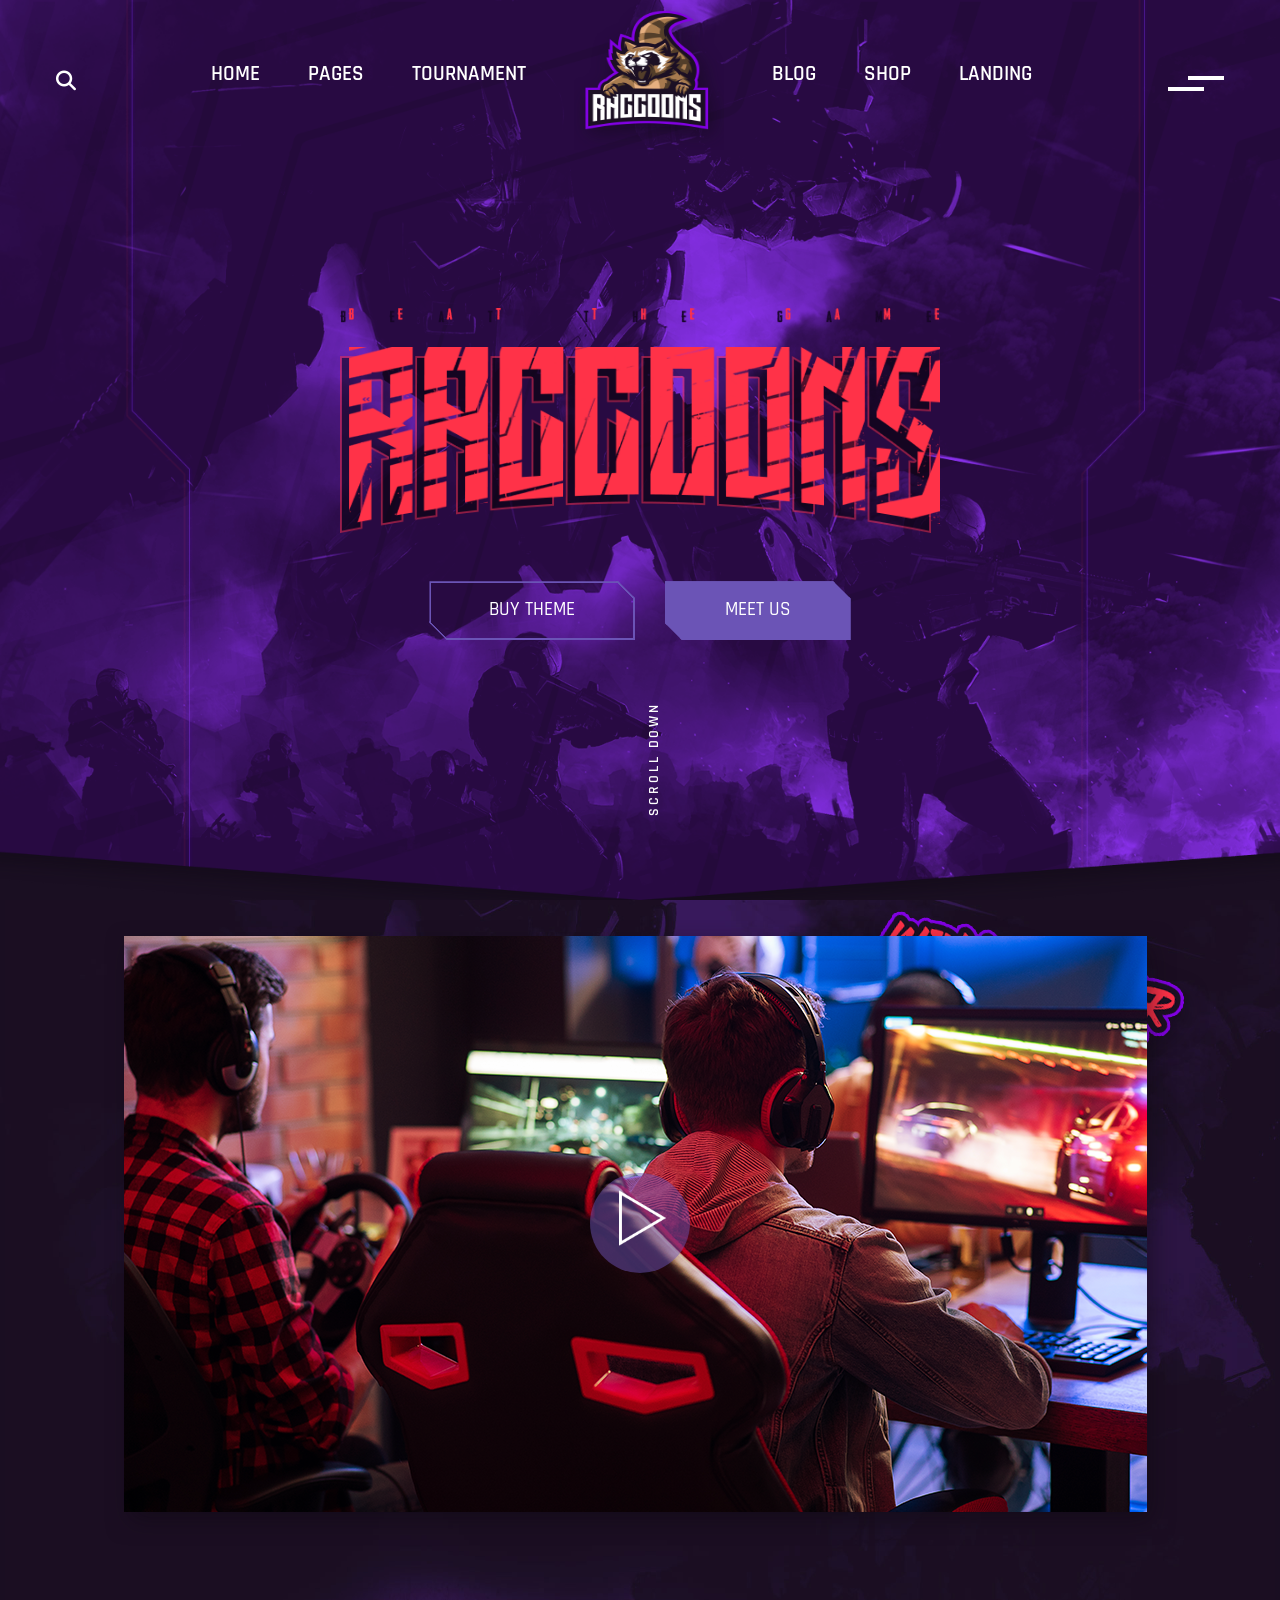
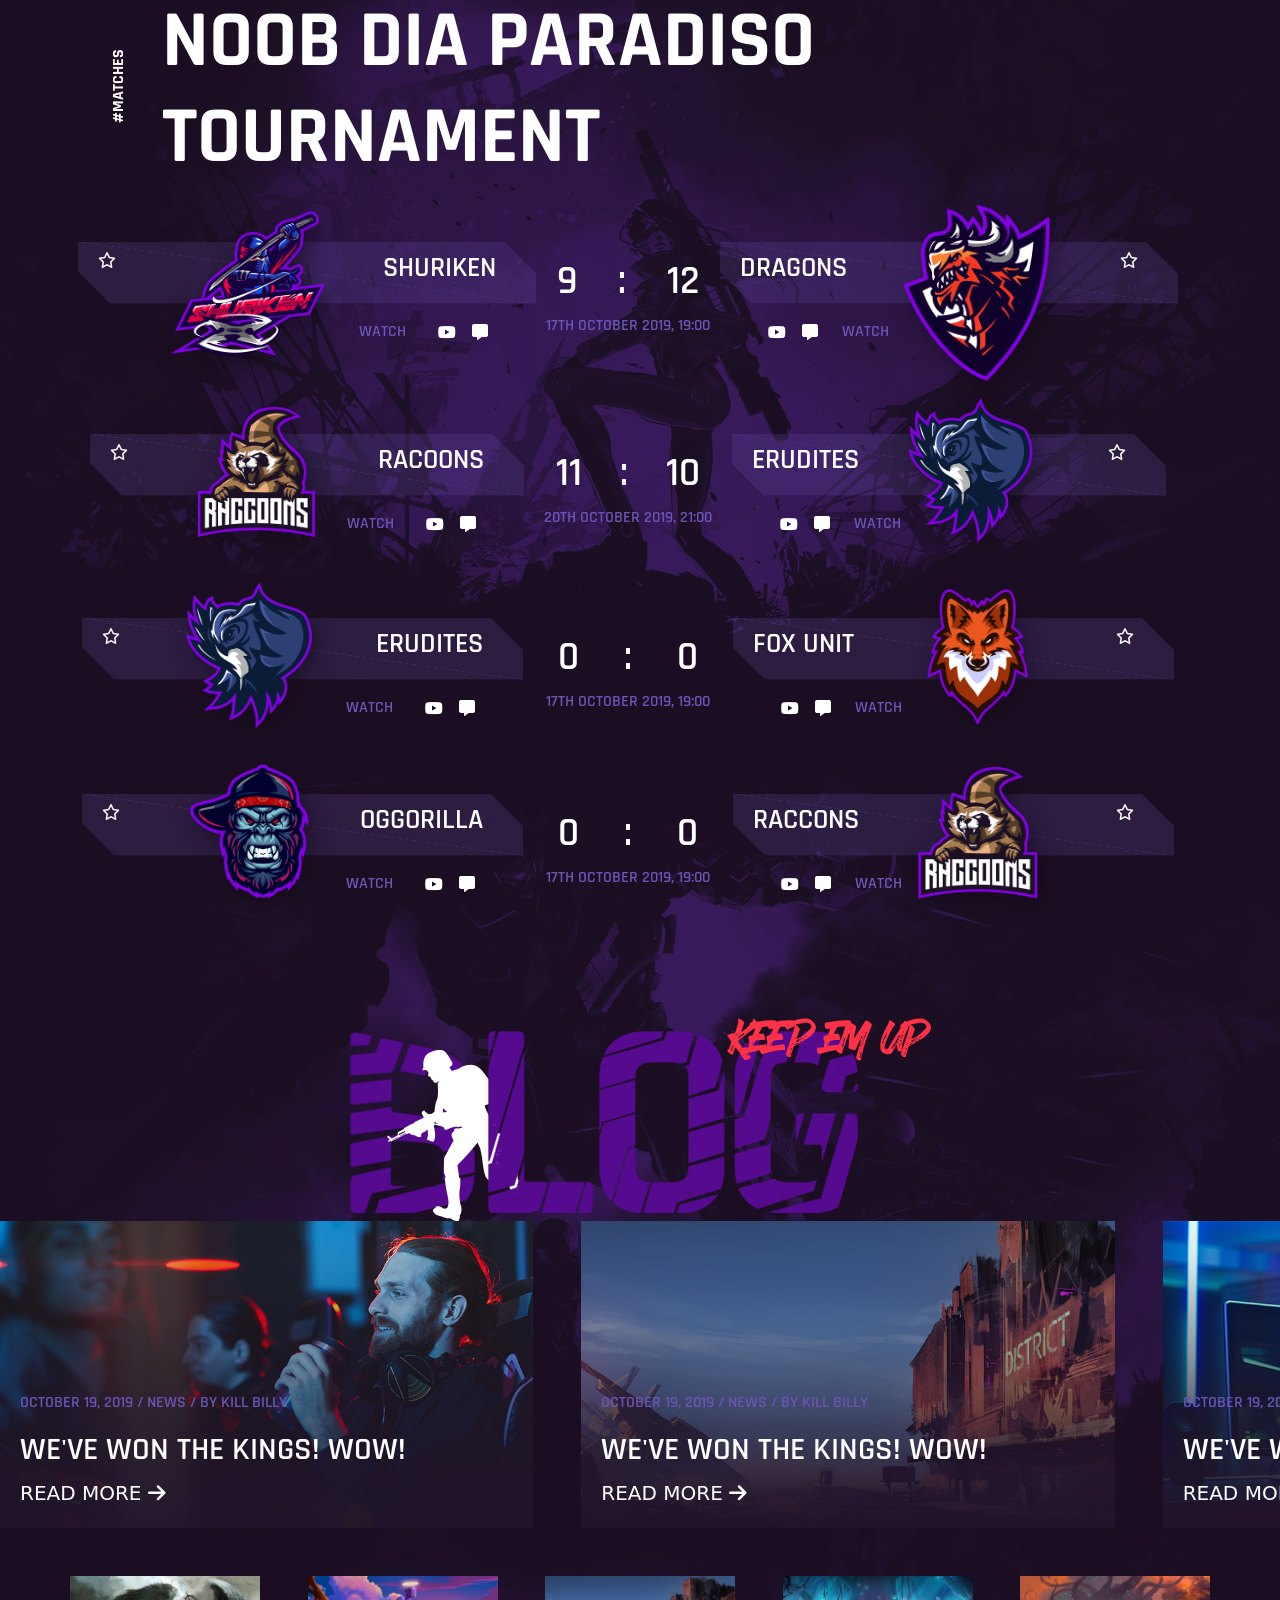
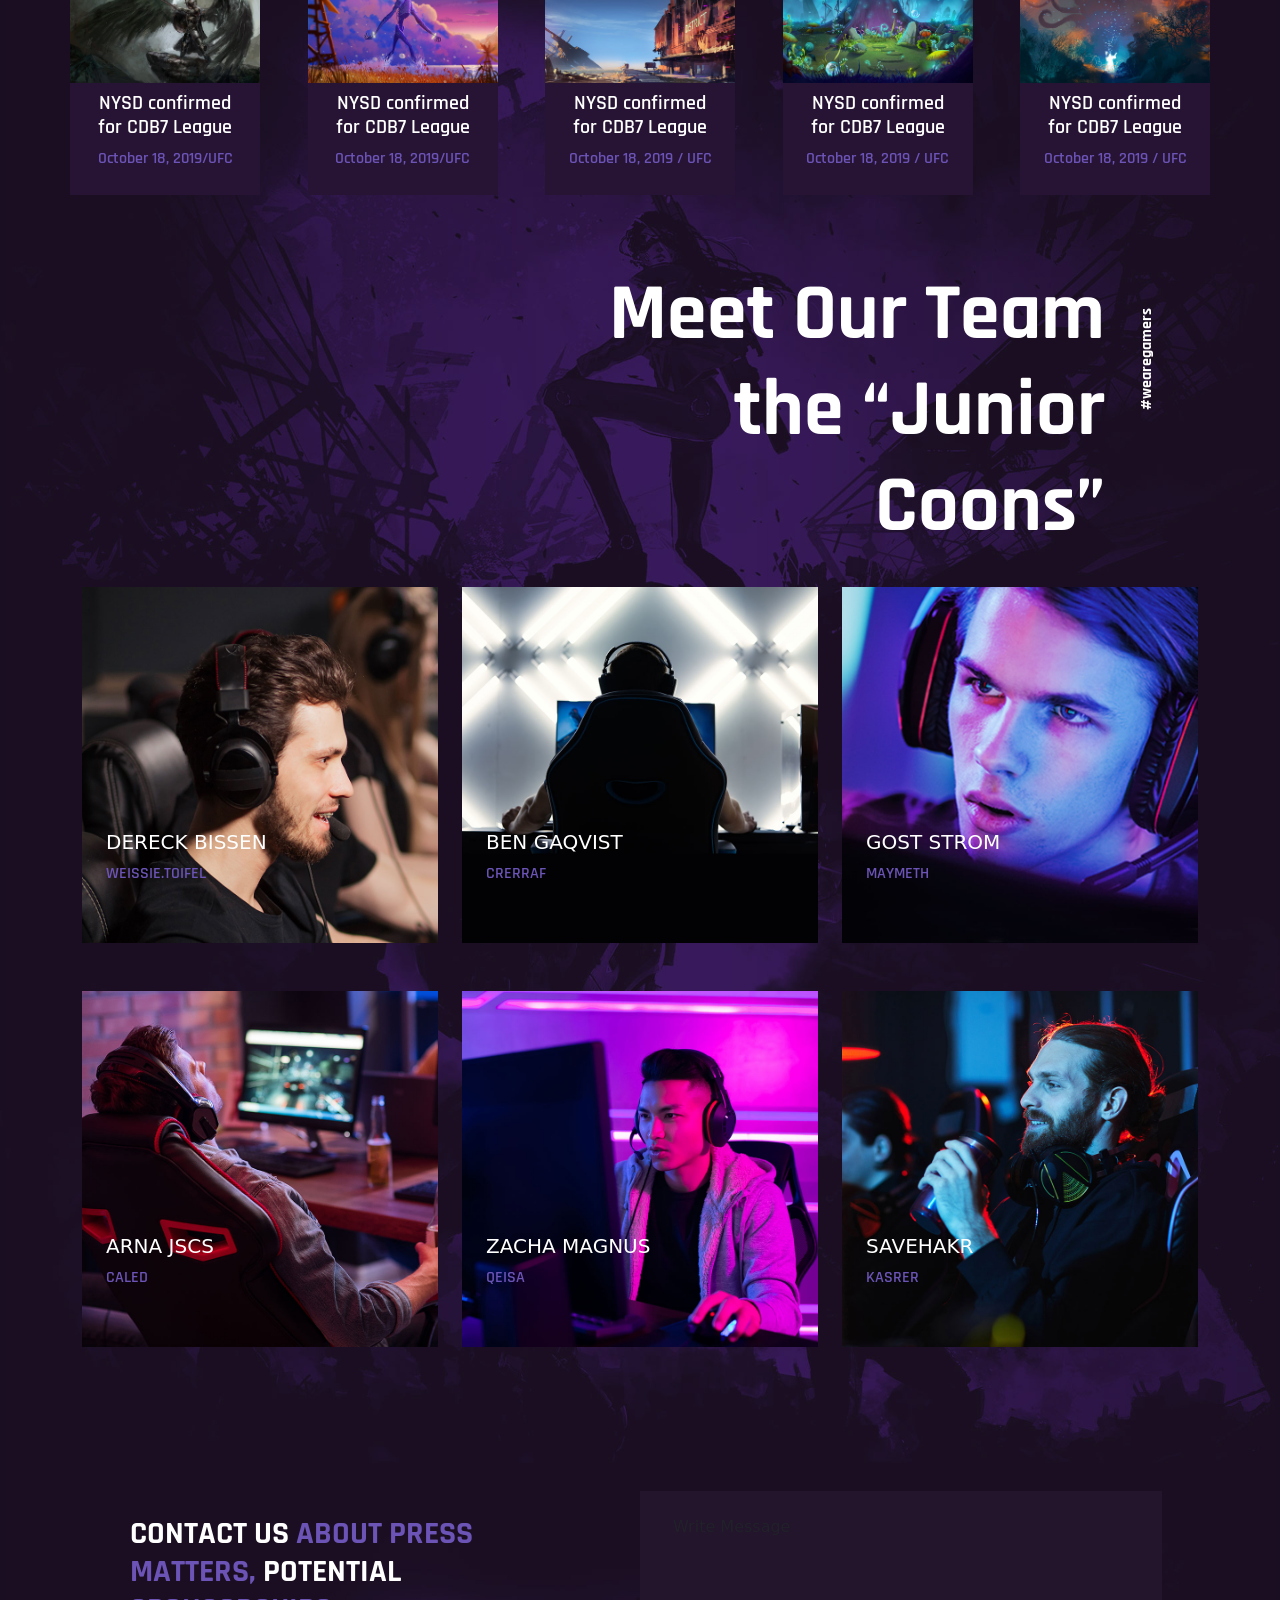
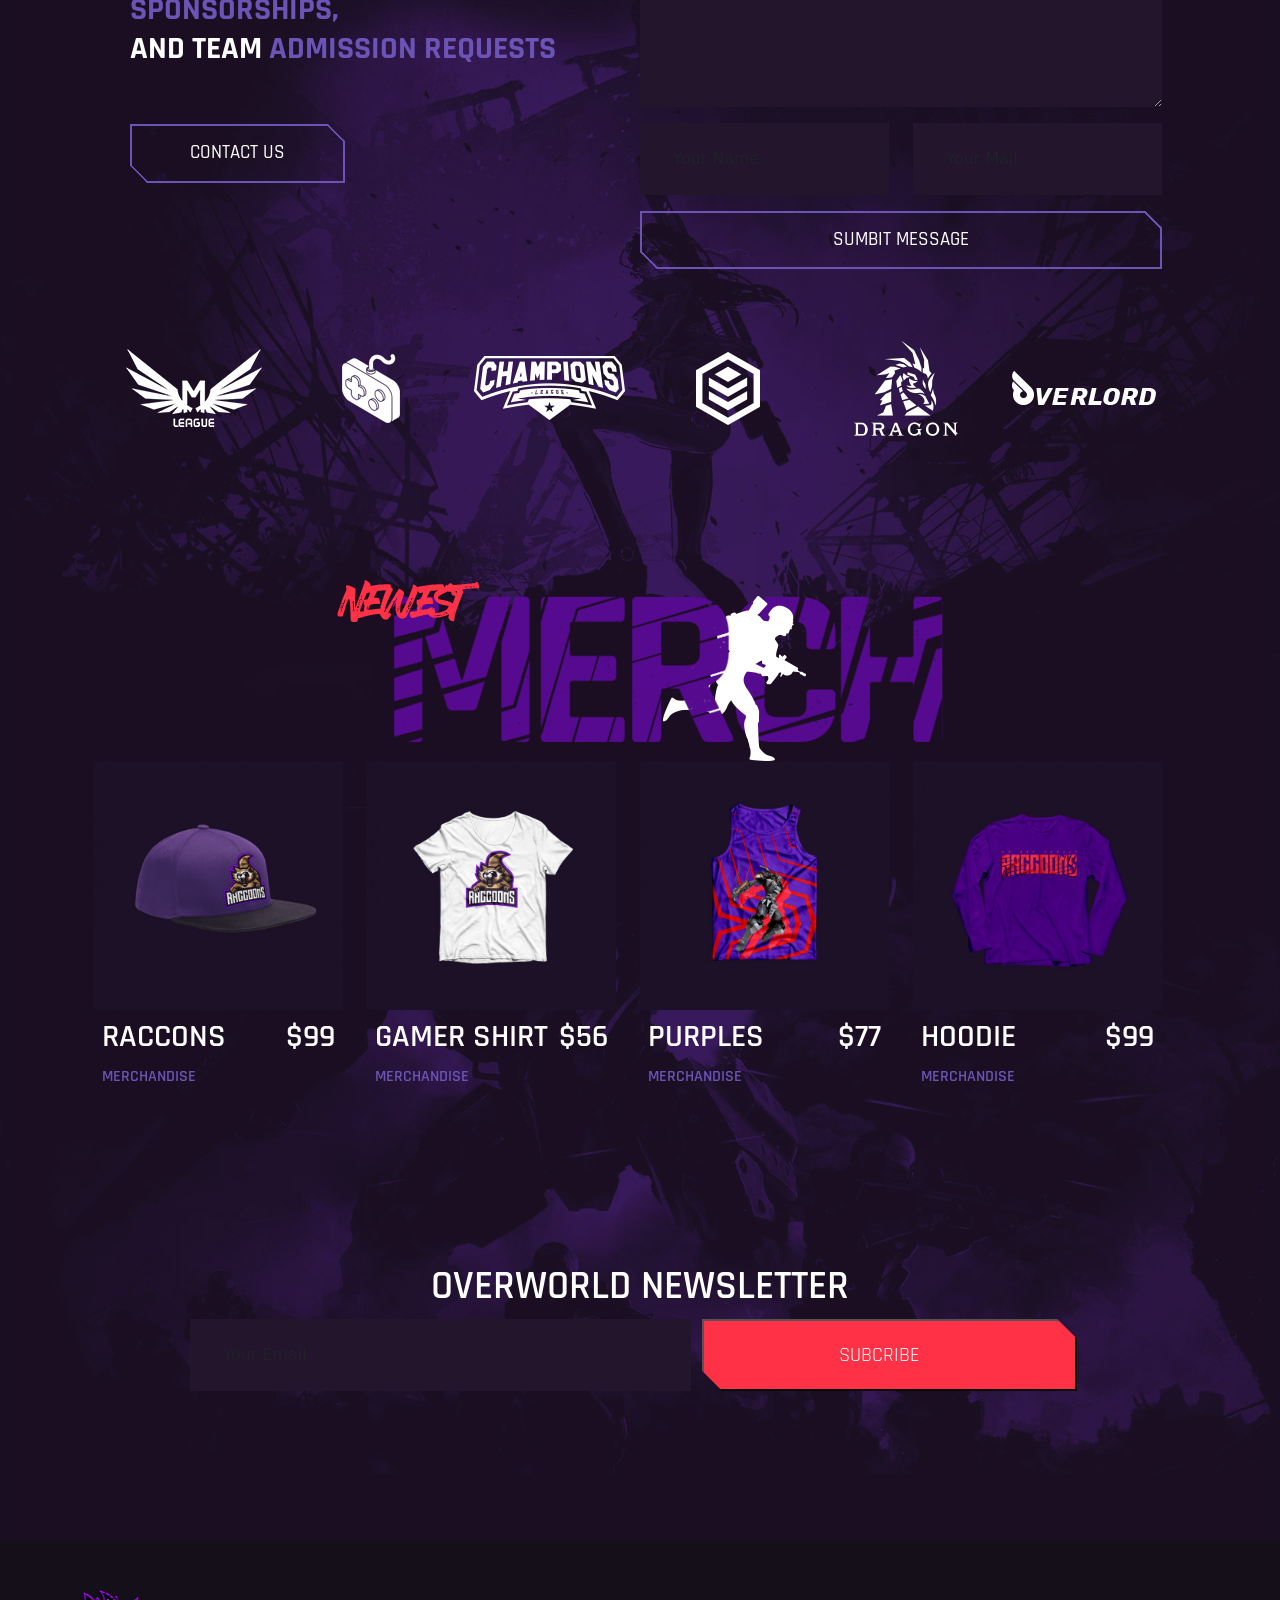
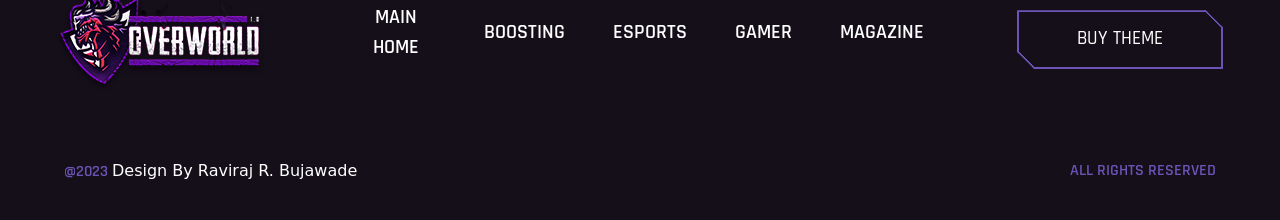
<file: gaming-website/index.html>
<!DOCTYPE html>
<html lang="en">
<head>
	<meta charset="UTF-8">
	<meta name="viewport" content="width=device-width, initial-scale=1.0">
	<title>Overworld – eSports and Gaming Theme</title>
	<link href="https://cdn.jsdelivr.net/npm/bootstrap@5.2.3/dist/css/bootstrap.min.css" rel="stylesheet" integrity="sha384-rbsA2VBKQhggwzxH7pPCaAqO46MgnOM80zW1RWuH61DGLwZJEdK2Kadq2F9CUG65" crossorigin="anonymous">
	<link rel="stylesheet" href="https://cdnjs.cloudflare.com/ajax/libs/font-awesome/6.4.2/css/all.min.css" integrity="sha512-z3gLpd7yknf1YoNbCzqRKc4qyor8gaKU1qmn+CShxbuBusANI9QpRohGBreCFkKxLhei6S9CQXFEbbKuqLg0DA==" crossorigin="anonymous" referrerpolicy="no-referrer" />
	<link rel="preconnect" href="https://fonts.googleapis.com">
	<link rel="preconnect" href="https://fonts.gstatic.com" crossorigin>
	<link href="https://fonts.googleapis.com/css2?family=Heebo:wght@100;200;300;400;500;600;700;800;900&family=Rajdhani:wght@300;400;500;600;700&display=swap" rel="stylesheet">
	<link rel="stylesheet" href="css/style.css">
</head>	
<body>
	<!-- nav-section -->
		<nav class="d-none d-lg-block position-absolute w-100  ">
			<div class="d-flex justify-content-around align-items-center w-100  m-0">
			<div>
				<a href="" class="text-white fs-5"><i class="fa-solid fa-magnifying-glass"></i></a>
			</div>
			<ul class="d-flex justify-content-center align-items-center text-white list-unstyled">
				<li class="nav-item mx-4">
					<a class="nav-link" href="#">HOME</a>
				</li>
				<li class="nav-item mx-4">
					<a class="nav-link" href="#">PAGES</a>
				</li>
				<li class="nav-item mx-4">
					<a class="nav-link" href="#">TOURNAMENT</a>
				</li>
				<li class="nav-item mx-4">
					<a href="#">
						<img src="./images/illusttrations/main-home-logo-2.png" alt="" height="150px" width="150px">
					</a>
				</li>
				<li class="nav-item mx-4">
					<a class="nav-link" href="#">BLOG</a>
				</li>
				<li class="nav-item mx-4">
					<a class="nav-link" href="#">SHOP</a>
				</li>
				<li class="nav-item mx-4">
					<a class="nav-link" href="#">LANDING</a>
				</li>
			</ul>
			<div>
				<a href="#" class="text-white">
					<svg xmlns="http://www.w3.org/2000/svg" xmlns:xlink="http://www.w3.org/1999/xlink" width="56px" height="15px">
						<path fill-rule="evenodd" fill="rgb(255, 255, 255)" d="M55.998,4.004 L20.000,3.997 L20.000,-0.002 L56.000,-0.002 L55.998,4.004 ZM35.997,15.004 L-0.000,14.997 L-0.000,10.997 L36.000,10.997 L35.997,15.004 Z"></path>
					</svg>
				</a>
			</div>
			</div>
		</nav>
		<nav class="d-block d-lg-none container-fluid navbg">
			<div class="list-unstyled d-flex justify-content-between align-items-center">
				<li>
					<a href="#"><img src="./images/illusttrations/main-home-logo-2.png" alt="" height="100px" width="100px" class="img-fluid"></a>
				</li>
				<li>
					<a href="#" class="text-white">
						<svg xmlns="http://www.w3.org/2000/svg" xmlns:xlink="http://www.w3.org/1999/xlink" width="56px" height="15px">
						<path fill-rule="evenodd" fill="rgb(255, 255, 255)" d="M55.998,4.004 L20.000,3.997 L20.000,-0.002 L56.000,-0.002 L55.998,4.004 ZM35.997,15.004 L-0.000,14.997 L-0.000,10.997 L36.000,10.997 L35.997,15.004 Z"></path>
						</svg>
					</a>
				</li>
			</div>
		</nav>
		<!-- hero-section -->
		<section class="hero-section">
			<div class="d-flex flex-column justify-content-center align-items-center mx-auto h-100 text-center " >
				<div class="d-flex flex-column mt-5">
					<div class="d-flex flex-column">
						<img src="./images/illusttrations/Beat-the-game.png" alt="" class="mb-4 img-fluid" width="600px">
						<img src="./images/illusttrations/main-home-rev-img-3.png" alt="" class="img-fluid"  width="600px">
					</div>
					<div class="mt-5">
					<button class=" hero-button">
						BUY THEME</button>
					<button class="mt-4 mt-sm-0 hero-button2 ms-0 ms-sm-4">MEET US</button>
					</div>
					<div class="d-none d-xl-block position-relative">
						<p class=" scroll-down ">SCROLL DOWN</p>
					</div>
				</div>
			</div>
		</section>

	<section class="tournament-section">
	<!-- tournament-section -->
	<section class="mb-5">
		<div class="position-relative container text-center ">
			<div class="position-relative  img-card">
				<img src="./images/illusttrations/main-home-rev-2-img-2a.png" alt="" class="img-fluid">
				<div class="position-absolute top-50 start-50 mx-auto my-auto round-div ">
					<a href="#"><img src="./images/illusttrations/icons8-play-100.png" alt="" srcset=""></a>
					
				</div>
			</div>
			<div class="position-absolute top-0 end-0  winner-img ">
				<img src="./images/illusttrations/main-home-rev-2-img-3.png" alt="" class="img-fluid">
			</div>
		</div>
		<div class="container">
			<div class="my-5 ">
				<div class="text-start text-white position-relative">
					<p class="position-absolute matches">#MATCHES</p>
					<h1 class="col-1 col-sm-8 display-1 fw-bolder  header-text">
						NOOB DIA PARADISO
						TOURNAMENT
					</h1>
				</div>
				<div class="row mt-5 mx-auto">
					<div class="col-12 row text-white mt-0 p-2 ">
						<div class="col-12 col-lg-5 p-0  ">
							<div class="position-relative">
								<div class="d-flex flex-row justify-content-between position-relative  box-background">
									<i class="fa-regular fa-star" ></i>
									<h3>SHURIKEN</h3>
								</div>
								<div class="col-5 team-img">
									<img src="images/illusttrations/team-img-2.png" alt="" class="img-fluid">
								</div>
							</div>
							<div class="d-flex justify-content-end align-items-center me-5">
								<p class="me-3 pt-3 para-date ">WATCH</p>
								<i class="mx-3 fa-brands fa-youtube"></i>
								<i class="fa-solid fa-message"></i>
							</div>
						</div>
						<div class="col-12 col-lg-2 text-center p-0 py-md-3">
							<div class="d-flex justify-content-around">
								<h1>9</h1>
								<h1>:</h1>
								<h1>12</h1>
							</div>
							<div>
								<p class="para-date">17TH OCTOBER 2019, 19:00</p>
							</div>
						</div>
						<div class="col-12 col-lg-5 mt-5 mt-md-0 p-0">
							
							<div class="position-relative p-0 ">
								
								<div class="d-flex flex-row justify-content-between position-relative  box-background">
									<h3>DRAGONS</h3>

									<i class="fa-regular fa-star" ></i>
								</div>
								<div class="team-img2 col-5">
									<img src="images/illusttrations/team-img-1.png" alt="" class="img-fluid ">
								</div>
							</div>
							<div class="d-flex justify-content-start align-items-center ms-5">
								<i class=" fa-brands fa-youtube"></i>
								<i class="ms-3 fa-solid fa-message"></i>
								<p class="ms-4 mt-3 para-date">WATCH</p>
							</div>
						</div>
					</div>
					<div class="col-12 row text-white mt-5 p-2 ">
						<div class="col-12 col-lg-5   ">
							<div class="position-relative">
								<div class="d-flex flex-row justify-content-between position-relative  box-background">
									<i class="fa-regular fa-star" ></i>
									<h3>RACOONS</h3>
								</div>
								<div class="team-img col-5">
									<img src="images/illusttrations/team-img-3.png" alt="" class="img-fluid">
								</div>
							</div>
							<div class="d-flex justify-content-end align-items-center me-5">
								<p class="me-3 pt-3 para-date">WATCH</p>
								<i class="mx-3 fa-brands fa-youtube"></i>
								<i class="fa-solid fa-message"></i>
							</div>
						</div>
						<div class="col-12 col-lg-2 text-center p-0 py-md-3">
							<div class="d-flex justify-content-around">
								<h1>11</h1>
								<h1>:</h1>
								<h1>10</h1>
							</div>
							<div>
								<p class="para-date">20TH OCTOBER 2019, 21:00</p>
							</div>
						</div>
						<div class="col-12 col-lg-5">
							
							<div class="position-relative">
								
								<div class="d-flex flex-row justify-content-between position-relative  box-background">
									<h3>ERUDITES</h3>

									<i class="fa-regular fa-star" ></i>
								</div>
								<div class="team-img2 col-5">
									<img src="images/illusttrations/team-img-4.png" alt="" class="img-fluid">
								</div>
							</div>
							<div class="d-flex justify-content-start align-items-center ms-5">
								<i class=" fa-brands fa-youtube"></i>
								<i class="ms-3 fa-solid fa-message"></i>
								<p class="ms-4 mt-3 para-date">WATCH</p>
							</div>
						</div>
					</div>
					<div class="col-12 row text-white  mt-5 p-0">
						<div class="col-12 col-lg-5   ">
							<div class="position-relative">
								<div class="d-flex flex-row justify-content-between position-relative  box-background">
									<i class="fa-regular fa-star" ></i>
									<h3>ERUDITES</h3>
								</div>
								<div class="team-img col-5">
									<img src="images/illusttrations/team-img-4.png" alt="" class="img-fluid">
								</div>
							</div>
							<div class="d-flex justify-content-end align-items-center me-5">
								<p class="me-3 pt-3 para-date">WATCH</p>
								<i class="mx-3 fa-brands fa-youtube"></i>
								<i class="fa-solid fa-message"></i>
							</div>
						</div>
						<div class="col-12 col-lg-2 text-center p-0 py-md-3">
							<div class="d-flex justify-content-around">
								<h1>0</h1>
								<h1>:</h1>
								<h1>0</h1>
							</div>
							<div>
								<p class="para-date">17TH OCTOBER 2019, 19:00</p>
							</div>
						</div>
						<div class="col-12 col-lg-5">
							
							<div class="position-relative">
								
								<div class="d-flex flex-row justify-content-between position-relative  box-background">
									<h3>FOX UNIT</h3>

									<i class="fa-regular fa-star" ></i>
								</div>
								<div class=" team-img2 col-5">
									<img src="images/illusttrations/team-img-8.png" alt="" class="img-fluid">
								</div>
							</div>
							<div class="d-flex justify-content-start align-items-center ms-5">
								<i class=" fa-brands fa-youtube"></i>
								<i class="ms-3 fa-solid fa-message"></i>
								<p class="ms-4 mt-3 para-date">WATCH</p>
							</div>
						</div>
					</div>
					<div class="col-12 row text-white  mt-5 p-0">
						<div class="col-12 col-lg-5   ">
							<div class="position-relative">
								<div class="d-flex flex-row justify-content-between position-relative  box-background">
									<i class="fa-regular fa-star" ></i>
									<h3>OGGORILLA</h3>
								</div>
								<div class="team-img col-5">
									<img src="images/illusttrations/team-img-6.png" alt="" class="img-fluid">
								</div>
							</div>
							<div class="d-flex justify-content-end align-items-center me-5">
								<p class="me-3 pt-3 para-date">WATCH</p>
								<i class="mx-3 fa-brands fa-youtube"></i>
								<i class="fa-solid fa-message"></i>
							</div>
						</div>
						<div class="col-12 col-lg-2 text-center p-0 py-md-3">
							<div class="d-flex justify-content-around">
								<h1>0</h1>
								<h1>:</h1>
								<h1>0</h1>
							</div>
							<div>
								<p class="para-date">17TH OCTOBER 2019, 19:00</p>
							</div>
						</div>
						<div class="col-12 col-lg-5">
							
							<div class="position-relative">
								
								<div class="d-flex flex-row justify-content-between position-relative  box-background">
									<h3>RACCONS</h3>
									<i class="fa-regular fa-star" ></i>
								</div>
								<div class="team-img2 col-5">
									<img src="images/illusttrations/team-img-3.png" alt="" class="img-fluid">
								</div>
							</div>
							<div class="d-flex justify-content-start align-items-center ms-5">
								<i class=" fa-brands fa-youtube"></i>
								<i class="ms-3 fa-solid fa-message"></i>
								<p class="ms-4 mt-3 para-date">WATCH</p>
							</div>
						</div>
					</div>
				</div>
			</div>
		</div>
	</section>
	<!-- blog-section -->
	<section class="blog-section pt-5">
		<div class="text-center">
			<img src="./images/illusttrations/main-home-img-9.png" alt="" class="img-fluid">
		</div>
		<div class=" blog-main m-0">
				<div class=" col-12 col-sm-5 position-relative ">
					<img src="./images/illusttrations/main-home-blog-slider-img-1.jpg" alt="" class="img-fluid ">
					<div class="blog-caption">
						<p class="para-date">OCTOBER 19, 2019 / NEWS / BY KILL BILLY</p>
						<h1 class="fs-2 text-white">WE'VE WON THE KINGS! WOW!</h1>
						<span class="fs-5 text-white">READ MORE <i class="fa-solid fa-arrow-right"></i></span>
					</div>
				</div>
				<div class=" col-12 col-sm-5 position-relative mx-5">
					<img src="./images/illusttrations/main-home-blog-slider-img-2.jpg" alt="" class="img-fluid">
					<div class="blog-caption">
						<p class="para-date">OCTOBER 19, 2019 / NEWS / BY KILL BILLY</p>
						<h1 class="fs-2 text-white">WE'VE WON THE KINGS! WOW!</h1>
						<span class="fs-5 text-white">READ MORE <i class="fa-solid fa-arrow-right"></i></span>
					</div>
				</div>
				<div class=" col-12 col-sm-5 position-relative"	>
					<img src="./images/illusttrations/main-home-blog-slider-img-3.jpg" alt="" class="img-fluid">
					<div class="blog-caption">
						<p class="para-date">OCTOBER 19, 2019 / NEWS / BY KILL BILLY</p>
						<h1 class="fs-2 text-white">WE'VE WON THE KINGS! WOW!</h1>
						<span class="fs-5 text-white">READ MORE <i class="fa-solid fa-arrow-right"></i></span>
					</div>
				</div>
		</div>
	</section>
	<!-- card-section -->
	<section >
		<div class="container my-5 p-0">
			<div class="row  text-center m-0  justify-content-between p-0 ">
				<div class="col-12 col-md-6 col-lg-2  border-0 mb-4  px-sm-4 px-2 px-lg-0"  >
					<img src="./images/illusttrations/blog-pinterest-img-2.jpg" class="img-fluid" alt="...">
					<div class="card-body px-3 py-2">
						<h4 class="fs-5 text-white">NYSD confirmed for CDB7 League </h4>
						<p class="para-date"> October 18, 2019/UFC</p>
					</div>
				</div>
				<div class="border-0 col-md-2 col-12 col-md-6 col-lg-2 mb-4  px-sm-4 px-2 px-lg-0">
					<img src="./images/illusttrations/blog-pinterest-img-1.jpg" class="img-fluid"  alt="...">
					<div class="card-body px-3 py-2">
						<h4 class="fs-5 text-white">NYSD confirmed for CDB7 League </h4>
						<p class="para-date"> October 18, 2019/UFC</p>
					</div>
				</div>
				<div class="border-0  col-md-2 col-12 col-md-6 col-lg-2 mb-4 px-sm-4 px-2 px-lg-0" >
					<img src="./images/illusttrations/asset 23.jpeg" class="img-fluid"  alt="...">
					<div class="card-body  px-3 py-2 ">
						<h4 class="fs-5 text-white">NYSD confirmed for CDB7 League </h4>
						<p class="para-date"> October 18, 2019 / UFC</p>
					</div>
				</div>
				<div class="px-sm-4 px-2  px-lg-0 border-0 col-md-2 col-12 col-md-6 col-lg-2 mb-4">
					<img src="./images/illusttrations/asset 24.jpeg" class="img-fluid"  alt="...">
					<div class="card-body  px-3 py-2">
						<h4 class="fs-5 text-white">NYSD confirmed for CDB7 League </h4>
						<p class="para-date"> October 18, 2019 / UFC</p>
					</div>
				</div>
				<div class="px-sm-4 px-2 px-lg-0 border-0 col-md-2 col-12 col-md-6 col-lg-2 mb-4">
					<img src="./images/illusttrations/asset 25.jpeg" class="img-fluid"  alt="...">
					<div class="card-body  px-3 py-2">
						<h4 class="fs-5 text-white">NYSD confirmed for CDB7 League </h4>
						<p class="para-date"> October 18, 2019 / UFC</p>
					</div>
				</div>
			</div>

		</div>
	</section>
	<!-- new-team-section -->
	<section>
		<div class="container">
			<div class=" text-white text-end position-relative ">
				<div class="">
					<p class="position-absolute end-0  matches">
					#wearegamers
					</p>
				</div>
				<h1 class="display-1 col-6 offset-5   fw-bolder">
					Meet Our Team 
					 the 
					 “Junior Coons” 
				</h1>
				
			</div>
			
			<div class="row text-white">
				<div class="col-12 col-sm-6 col-lg-4 position-relative py-4">
					<img src="./images/illusttrations/asset 26.jpeg" alt="" class="img-fluid">
					<div class="position-absolute p-0 p-sm-4 card-main">
						<h5>DERECK BISSEN</h5>
						<p class="para-date">WEISSIE.TOIFEL</p>
					</div>
				</div>
				<div class="col-12 col-sm-6 col-lg-4 position-relative  py-4">
					<img src="./images/illusttrations/asset 27.jpeg" alt="" class="img-fluid">
					<div class="position-absolute p-0 p-sm-4 card-main">
						<h5>BEN GAQVIST</h5>
						<p class="para-date">CRERRAF</p>
					</div>
				</div>
				<div class="col-12 col-sm-6 col-lg-4 position-relative py-4">
					<img src="./images/illusttrations/asset 28.jpeg" alt="" class="img-fluid">
					<div class="position-absolute p-0 p-sm-4 card-main">
						<h5>GOST STROM</h5>
						<p class="para-date">MAYMETH</p>
					</div>
				</div>
				<div class="col-12 col-sm-6 col-lg-4 position-relative py-4">
					<img src="./images/illusttrations/asset 29.jpeg" alt="" class="img-fluid">
					<div class="position-absolute p-0 p-sm-4 card-main ">
						<h5>ARNA JSCS</h5>
						<p class="para-date">CALED</p>
					</div>
				</div>
				<div class="col-12 col-sm-6 col-lg-4 position-relative py-4">
					<img src="./images/illusttrations/asset 30.jpeg" alt="" class="img-fluid">
					<div class="position-absolute p-0 p-sm-4 card-main">
						<h5>ZACHA MAGNUS</h5>
						<p class="para-date">QEISA</p>
					</div>
				</div>
				<div class="col-12 col-sm-6 col-lg-4 position-relative py-4">
					<img src="./images/illusttrations/asset 31.jpeg" alt="" class="img-fluid">
					<div class="position-absolute p-0 p-sm-4 card-main">
						<h5>SAVEHAKR</h5>
						<p class="para-date">KASRER</p>
					</div>
				</div>
			</div>
		</div>
	</section>
	<section class="container">
		<div class="row container my-5 py-5">
			<div class="col-12 col-lg-6 py-5 px-5">
				<h2 class="fs-2 text-white fw-bold">
					CONTACT US <span class="fw-bold para-date">ABOUT PRESS MATTERS,</span> POTENTIAL <span class="  fw-bold para-date">SPONSORSHIPS,</span><br>
					AND TEAM <span class="fw-bold para-date">ADMISSION REQUESTS</span> 
				</h2>
					<button class="mt-5 hero-button">
						CONTACT US</button>	
			</div>
			<div class="col-12 col-lg-6 my-4">
				<form action="">
					<div class="row mb-3">
						<div class="col-md-12 form-group ">
						<textarea class="form-control textarea" cols="20" rows="7" placeholder="Write Message"></textarea>
						</div>
					</div>
					<div class="row">
						<div class="col-lg-6 form-group">
							<input type="text" class="form-control" name="fname" id="fname" placeholder="Your Name">
						</div>
						<div class="col-lg-6 mt-3 mt-lg-0 form-group">
							<input type="text" class="form-control" name="fname" id="fname" placeholder="Your Mail">
						</div>
					</div>
					<div class="mt-3">
						<button class="img-fluid w-100 hero-button">
						SUMBIT MESSAGE</button>	

					</div>
				</form>
			</div>
			
			<div class="row text-center my-5">
					<div class="col-12 col-sm-6 col-lg-4 col-xl-2">
						<img src="./images/illusttrations/asset 32.png" alt="">
					</div>
					<div class="d-none d-sm-block col-sm-6 col-lg-4 col-xl-2">
						<img src="./images/illusttrations/asset 34.png" alt="">
					</div>
					<div class="d-none d-lg-block col-lg-4 col-xl-2">
						<img src="./images/illusttrations/asset 36.png" alt="">
					</div>
					<div class="d-none d-xl-block col-lg-2">
						<img src="./images/illusttrations/asset 38.png" alt="">
					</div>
					<div class="d-none d-xl-block col-lg-2">
						<img src="./images/illusttrations/asset 40.png" alt="">
					</div>
					<div class="d-none d-xl-block col-lg-2">
						<img src="./images/illusttrations/asset 42.png" alt="">
					</div>
					
			</div>
			
		</div>
	</section>
	<!-- merch-section -->
	<section>
		<div class="container">
			<div class="text-center">
				<img src="./images/illusttrations/asset 44.png" alt="" class="img-fluid">
			</div>
			<div class="row container">
				<div class="col-12 col-md-6 col-lg-3  ">
					<div>
					<img src="./images/illusttrations/asset 45.jpeg" alt="" class="img-fluid">
					</div>
					<div class="p-2">
						<div class="d-flex justify-content-between text-white">
							<h2>RACCONS</h2>
							<h2>$99</h2>
						</div>
						<p class="para-date">MERCHANDISE</p>
					</div>
				</div>
				<div class="col-12 col-md-6 col-lg-3">
					<div>
						<img src="./images/illusttrations/asset 46.jpeg" alt=""class="img-fluid">
					</div>
					<div class="p-2">
						<div class="d-flex justify-content-between text-white">
							<h2>GAMER SHIRT</h2>
							<h2>$56</h2>
						</div>
						<p class="para-date">MERCHANDISE</p>
					</div>
				</div>
				<div class="col-12 col-md-6 col-lg-3">
					<div>
						<img src="./images/illusttrations/asset 47.jpeg" alt=""class="img-fluid">
					</div>
					<div class="p-2">
						<div class="d-flex justify-content-between text-white">
							<h2>PURPLES</h2>
							<h2>$77</h2>
						</div>
						<p class="para-date">MERCHANDISE</p>
					</div>
				</div>
				<div class="col-12 col-md-6 col-lg-3">
					<div>
						<img src="./images/illusttrations/asset 48.jpeg" alt="" class="img-fluid">
					</div>
					<div class="p-2">
						<div class="d-flex justify-content-between text-white ">
							<h2>HOODIE</h2>
							<h2>$99</h2>
						</div>
						<p class="para-date">MERCHANDISE</p>
					</div>
				</div>
			</div>
			<!-- newsletter-section -->
			<div class="container ">
				<div class="text-center d-flex flex-column justify-content-center mx-auto main-news text-white">
					<h1>OVERWORLD NEWSLETTER</h1>
					<div class="input-group row text center ">
						<div class="col-12 col-md-7">
						<input type="email" placeholder="Your Email" class="form-control ">
						</div>
						<button class=" col-12 fs-5  col-md-5  subscribe-btn">SUBCRIBE</button>
					</div>
				</div>
			</div>
		</div>
	</section>
</section>
<footer>
	<div class="row align-items-center py-5 text-center m-0">
		<div class="col-12 col-lg-3">
			<img src="./images/illusttrations/asset 49.png" alt="" class="img-fluid">
		</div>
		<ul class="col-12 col-lg-6 d-flex flex-column flex-lg-row justify-content-center align-items-center text-white list-unstyled  fs-5">
				<li class="nav-item mx-4">
					<a class="nav-link" href="#">MAIN HOME</a>
				</li>
				<li class="nav-item mx-4">
					<a class="nav-link" href="#">BOOSTING</a>
				</li>
				<li class="nav-item mx-4">
					<a class="nav-link" href="#">ESPORTS</a>
				</li>
				<li class="nav-item mx-4">
					<a class="nav-link" href="#">GAMER</a>
				</li>
				<li class="nav-item mx-4">
					<a class="nav-link" href="#">MAGAZINE</a>
				</li>
		</ul>
		<div class="col-12 col-lg-3">
			<button class="hero-button">BUY THEME</button>
		</div>
	</div>
	<div class="footer2">
		<div class="d-flex justify-content-between text-center m-0 flex-column flex-lg-row">
		<p class="text-white"><span class="para-date">@2023 </span>Design By Raviraj R. Bujawade</p>
		<p class="para-date">ALL RIGHTS RESERVED</p>
		</div>
	</div>
</footer>
	

	<script src="https://cdn.jsdelivr.net/npm/bootstrap@5.2.3/dist/js/bootstrap.bundle.min.js" integrity="sha384-kenU1KFdBIe4zVF0s0G1M5b4hcpxyD9F7jL+jjXkk+Q2h455rYXK/7HAuoJl+0I4" crossorigin="anonymous"></script>
</body>
</html>
</file>
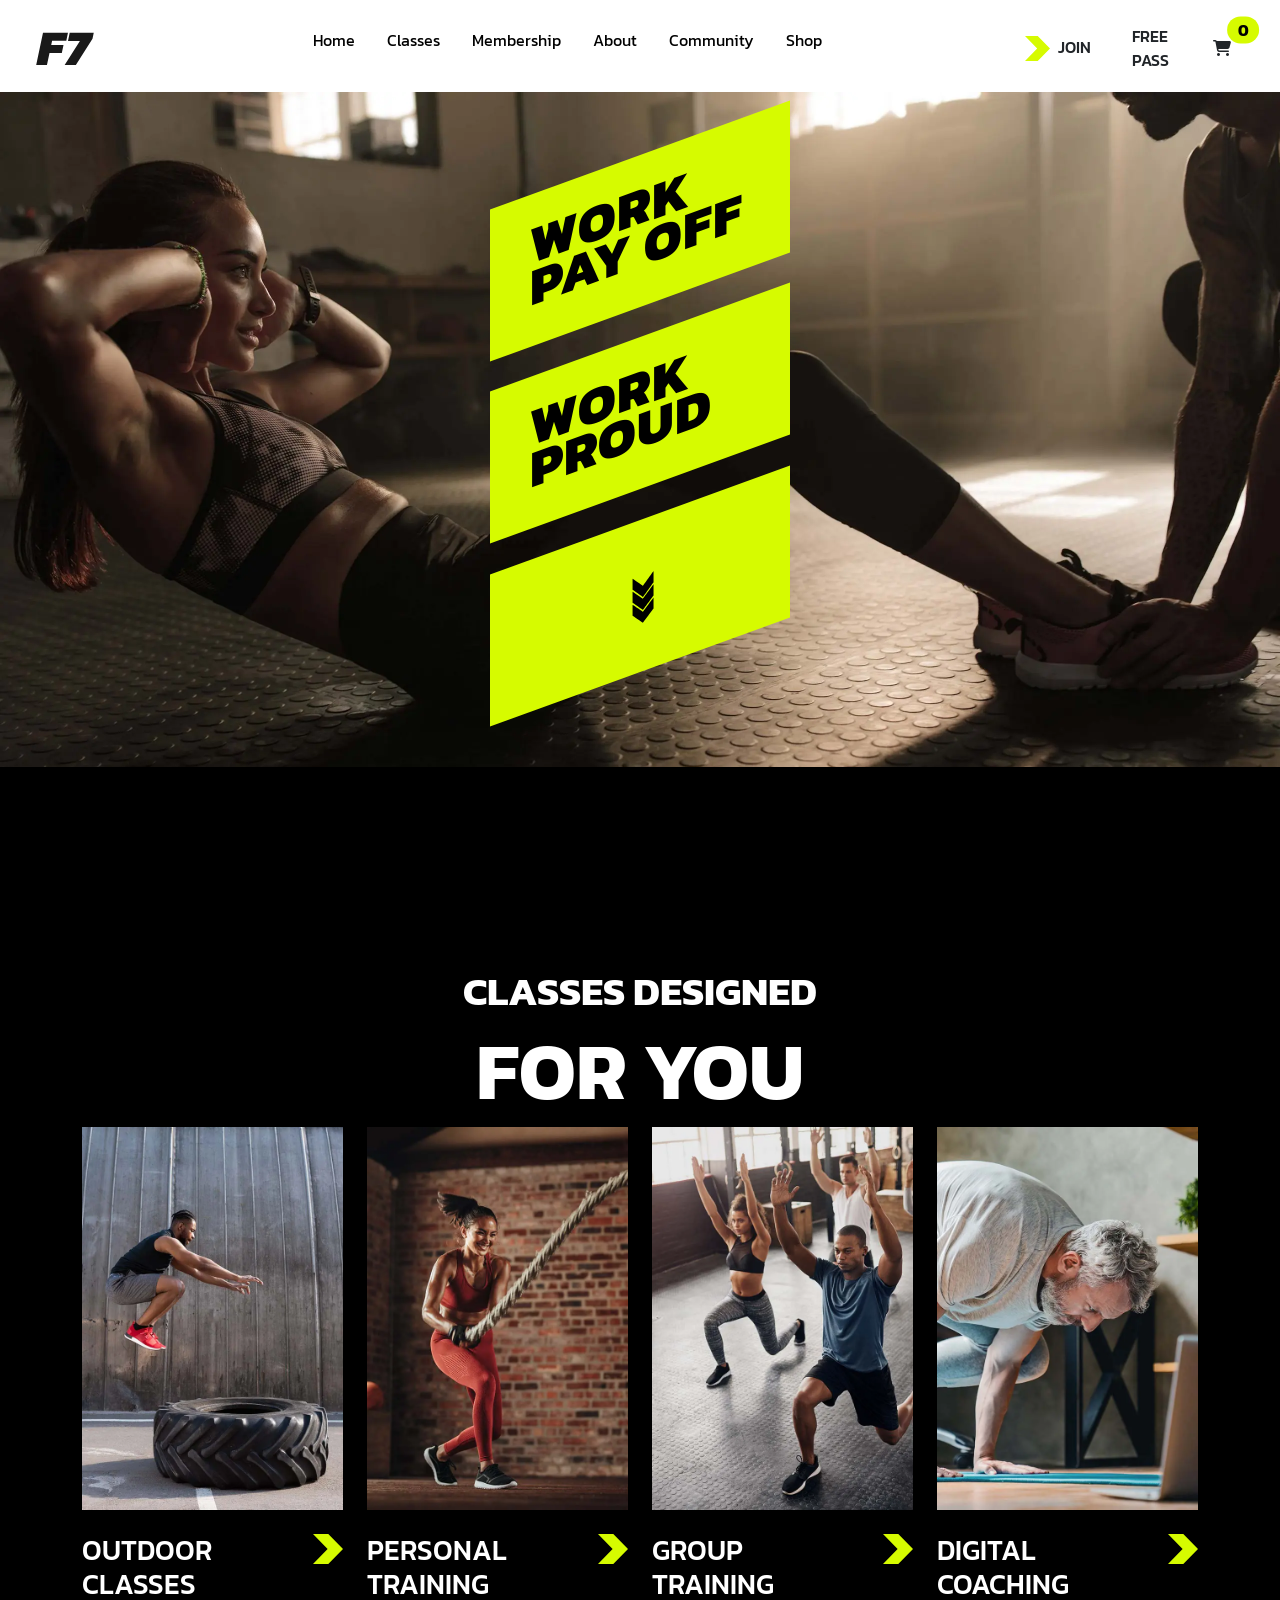
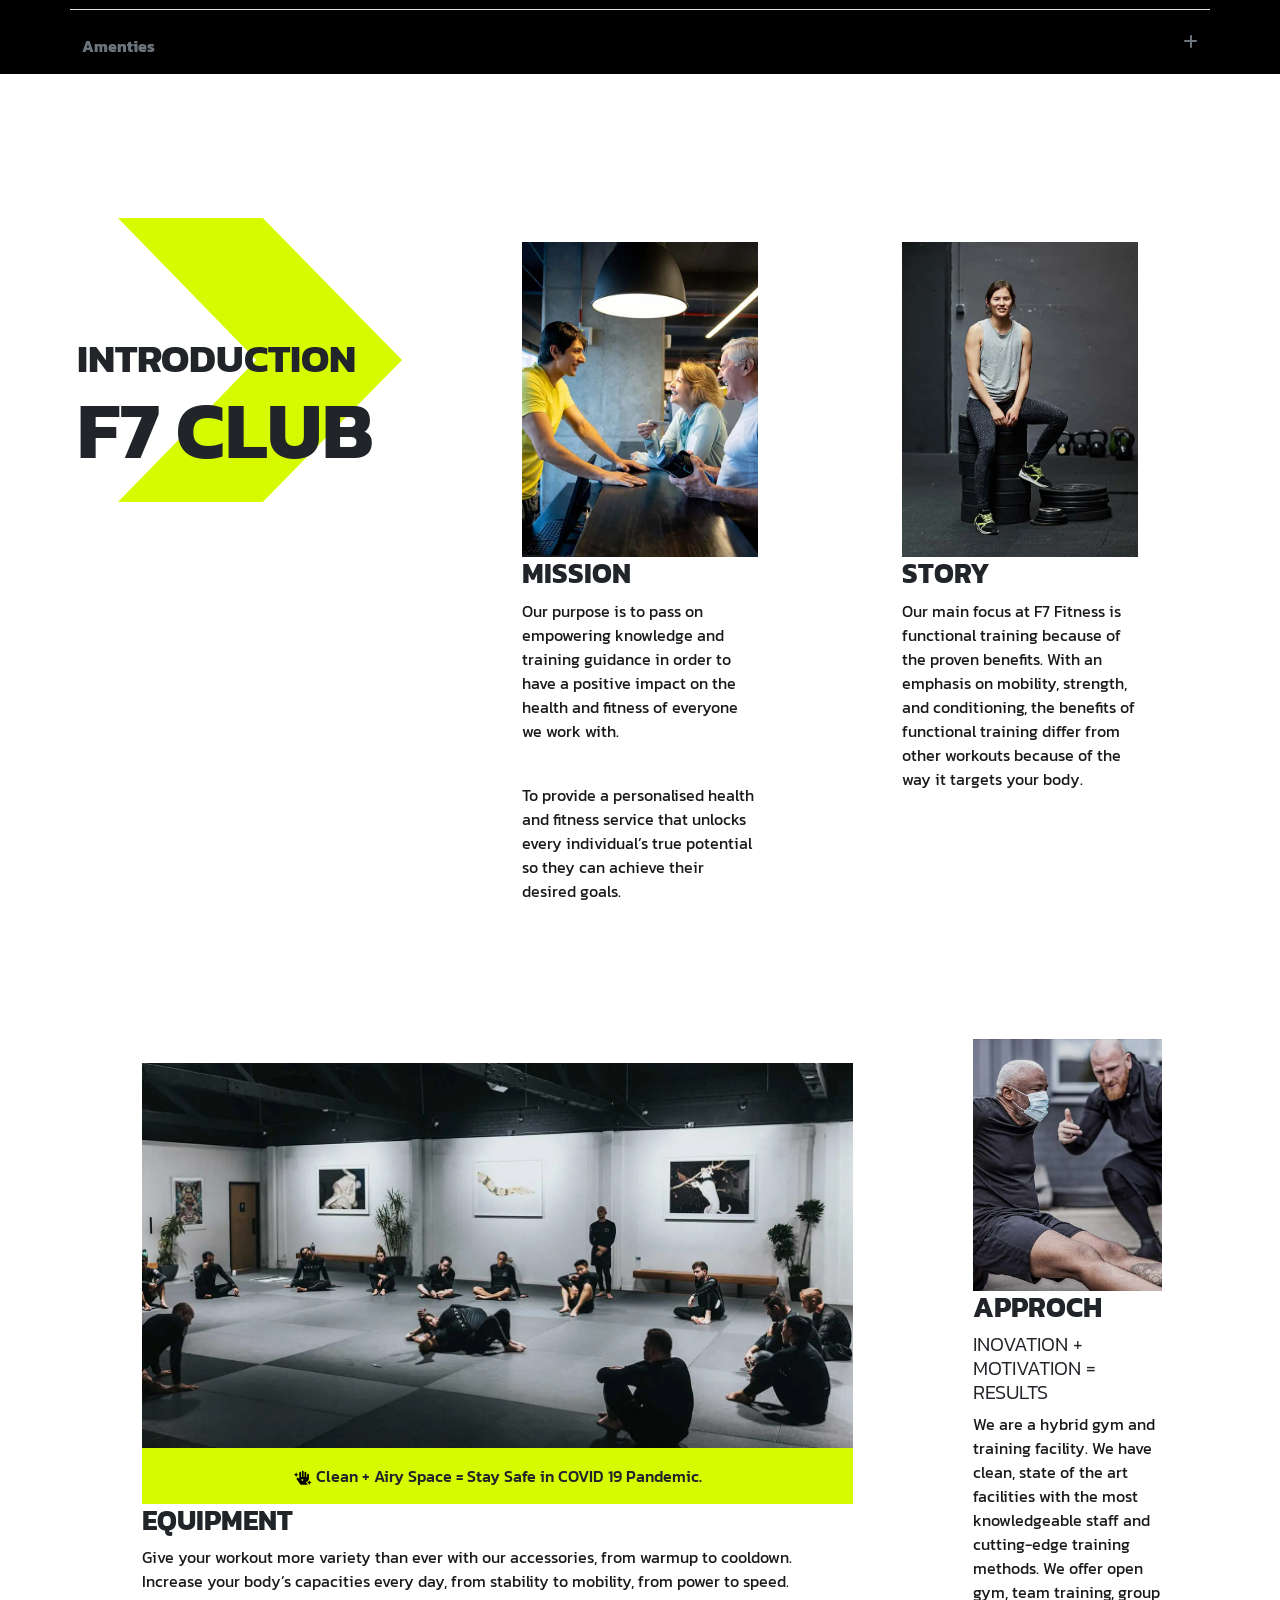
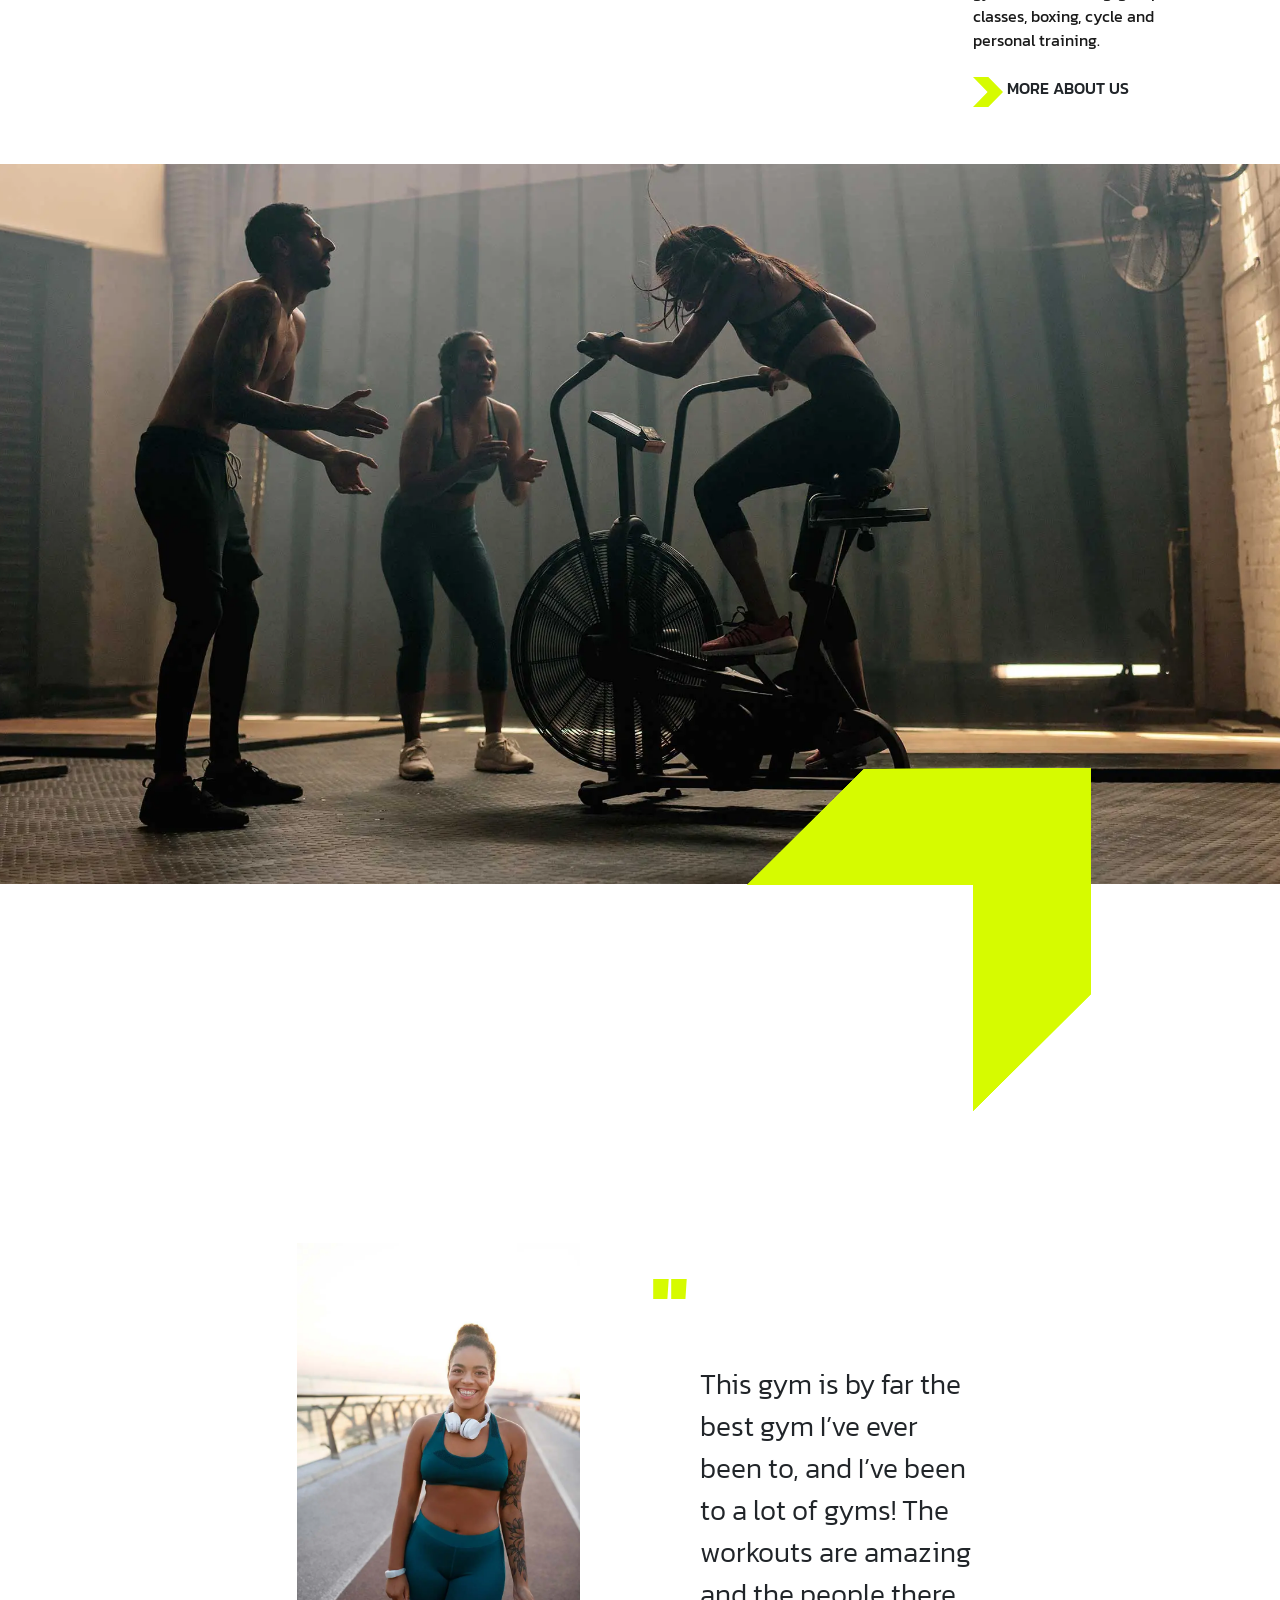
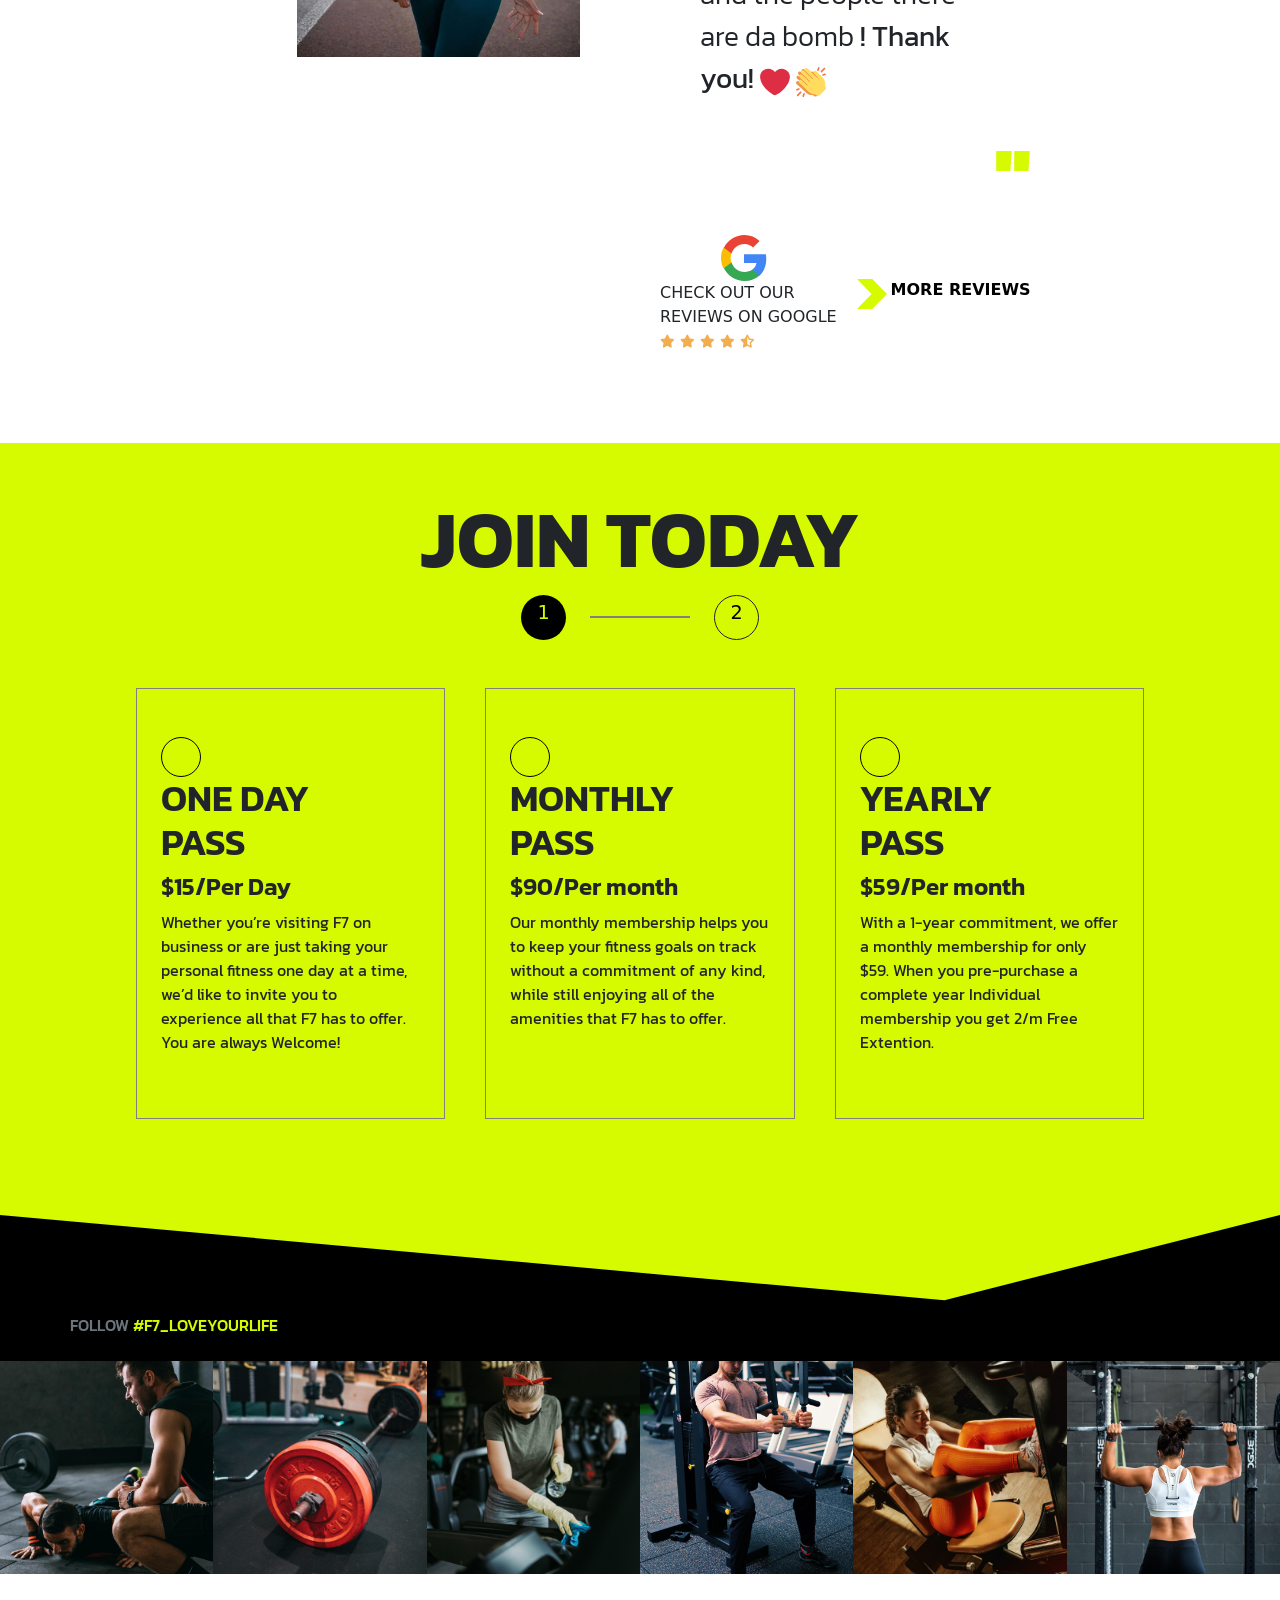
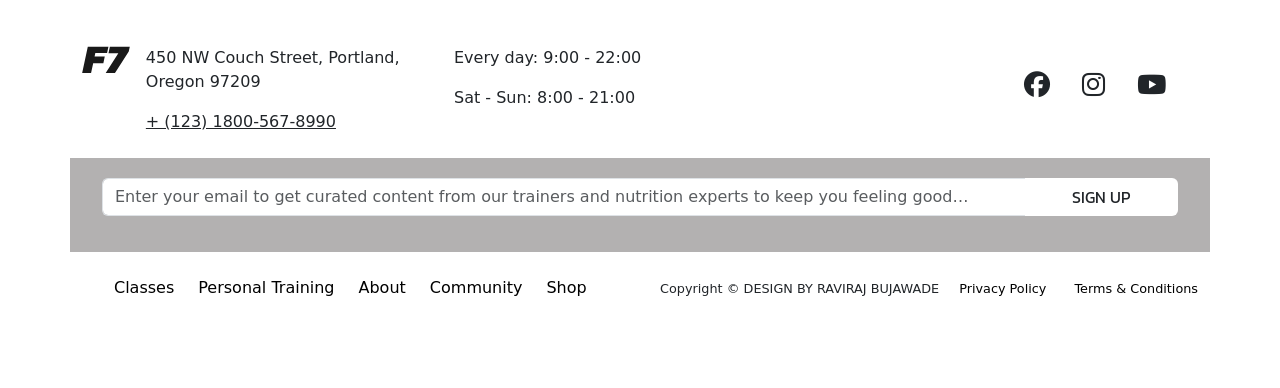
<file: gym-website/index.html>
<!DOCTYPE html>
<html lang="en">
<head>
	<meta charset="UTF-8">
	<meta name="viewport" content="width=device-width, initial-scale=1.0">
	<title>Fitness</title>
	<link rel="stylesheet" href="css/style.css">
    <link rel="preconnect" href="https://fonts.googleapis.com">
    <link rel="preconnect" href="https://fonts.gstatic.com" crossorigin>
    <link href="https://fonts.googleapis.com/css2?family=Kanit:ital,wght@0,100;0,200;0,300;0,400;0,500;0,600;0,700;0,800;0,900;1,100;1,200;1,300;1,400;1,500;1,600;1,700;1,800;1,900&display=swap" rel="stylesheet">
	<link rel="stylesheet" href="https://cdnjs.cloudflare.com/ajax/libs/font-awesome/6.4.2/css/all.min.css" integrity="sha512-z3gLpd7yknf1YoNbCzqRKc4qyor8gaKU1qmn+CShxbuBusANI9QpRohGBreCFkKxLhei6S9CQXFEbbKuqLg0DA==" crossorigin="anonymous" referrerpolicy="no-referrer" />
	<link href="https://cdn.jsdelivr.net/npm/bootstrap@5.2.3/dist/css/bootstrap.min.css" rel="stylesheet" integrity="sha384-rbsA2VBKQhggwzxH7pPCaAqO46MgnOM80zW1RWuH61DGLwZJEdK2Kadq2F9CUG65" crossorigin="anonymous">
    <link href="https://unpkg.com/aos@2.3.1/dist/aos.css" rel="stylesheet">
</head>
<body>
	<nav class="d-block d-lg-none ">
        <ul class="d-flex flex-row justify-content-between container align-items-center py-3 px-0">
            <li>
                <a href="#">
                    <img src="./images/illustrations/asset 0.svg" alt="">
                </a></li>
            <li>
                <a href="#"  class="text-decoration-none text-black fs-5 fw-bold">
                    <img src="./images/illustrations/hamburger.svg" alt="">
               </a>
            </li>
        </ul>
        <ul class="d-flex justify-content-start text-center align-items-center py-4 join-nav">
            <div >
                <img src="./images/illustrations/icons8-chevron-right-50.png" alt="" class="" width="20px">
            </div>
            <div class="w-100 text-center">
                <a href="#">JOIN NOW</a>
            </div>
        </ul>
	</nav>
    <nav class="d-none d-lg-flex mt-1 ">
        <div class="d-flex justify-content-between flex-row container-fluid mx-4 align-items-center">
            <div>
                <img src="./images/illustrations/asset 0.svg" alt="">
            </div>
            <ul class="d-flex flex-row font-kanit">
                <li class="mx-3 my-4"><a href="#" class="text-decoration-none font-kanit text-black fs-6 fw-normal">Home</a></li>
                <li class="mx-3 my-4"><a href="#" class="text-decoration-none font-kanit text-black fs-6 fw-normal">Classes</a></li>
                <li class="mx-3 my-4"><a href="#" class="text-decoration-none font-kanit text-black fs-6 fw-normal">Membership</a></li>
                <li class="mx-3 my-4"><a href="#" class="text-decoration-none font-kanit text-black fs-6 fw-normal">About</a></li>
                <li class="mx-3 my-4"><a href="#" class="text-decoration-none font-kanit text-black fs-6 fw-normal">Community</a></li>
                <li class="mx-3 my-4"><a href="#" class="text-decoration-none font-kanit text-black fs-6 fw-normal">Shop</a></li>
            </ul>
            <div class="d-flex justify-content-between align-items-center font-kanit fs-6">
               <div class="px-3 fs-6">
                <img src="./images/illustrations/illustration-arrow-right.svg" alt="" class="me-1" width="25px">
                <span>JOIN</span>
                </div>
               <div class="px-2 fs-6 col-3 ">
                <span class="lh-1">FREE PASS</span>
               </div>
               <div class="mx-0">
                <button type="button" class="btn position-relative fs-6 ">
                <i class="fa-solid fa-cart-shopping"></i>
                <span class="position-absolute top-0 fs-6 start-100 translate-middle badge rounded-pill join-nav text-black">
                    0
                    <span class="visually-hidden">unread messages</span>
                </span>
                </button>
               </div> 
            </div>
        </div>
    </nav>

    <section>
    <!-- hero-section -->
	<section class="hero-section">

        <div class="container pt-5 hero-main-div">
            <div class="d-flex justify-content-end align-items-center  flex-column text-center"  data-aos="fade-up">
                <div class="hero-style-div h-100 w-100">
                    <h1> 
                    WORK <br> PAY OFF
                    </h1>
                </div>
                <div class="hero-style-div h-100 w-100">
                    <h1> 
                    WORK <br> PROUD
                    </h1>
                </div>
                <div class="hero-style-div " >
                    <img src="./images/illustrations/asset 35.svg" alt="" class="img-fluid"  >
                </div>
            </div>
		</div>
	</section>
    <section class="bg-black text-white">

        <div class="container border-bottom">
            <div class="text-center font-kanit hero-main-text">
                <h4 class="display-6 fw-bolder">CLASSES DESIGNED</h4><h1 class="display-1 fw-bold "> FOR YOU</h1>
            </div>
            <div class="row font-kanit">
                <div class="col-12 col-md-6 col-xl-3">
                    <img src="./images/illustrations/asset 14.webp" alt="" class="img-fluid">
                    <div class="d-flex flex-row justify-content-between align-items-start mt-4">
                        <h3>OUTDOOR <br> CLASSES</h3>
                        <img src="./images/illustrations/asset 18.svg" alt="" class="img-fluid" width="30px">
                    </div>
                </div>
                <div class="col-12 col-md-6 col-xl-3">
                    <img src="./images/illustrations/asset 15.webp" alt="" class="img-fluid">
                    <div class="d-flex flex-row justify-content-between align-items-start mt-4">
                        <h3>PERSONAL <br>TRAINING</h3>
                        <img src="./images/illustrations/asset 18.svg" alt="" class="img-fluid" width="30px">
                    </div>
                </div>
                <div class="col-12 col-md-6 col-xl-3">
                    <img src="./images/illustrations/asset 16.webp" alt="" class="img-fluid">
                    <div class="d-flex flex-row justify-content-between align-items-start mt-4">
                        <h3>GROUP <br> TRAINING</h3>
                        <img src="./images/illustrations/asset 18.svg" alt="" class="img-fluid" width="30px">
                    </div>
                </div>
                <div class="col-12 col-md-6 col-xl-3">
                    <img src="./images/illustrations/asset 17.webp" alt="" class="img-fluid">
                    <div class="d-flex flex-row justify-content-between align-items-start mt-4">
                        <h3>DIGITAL <br> COACHING</h3>
                        <img src="./images/illustrations/asset 18.svg" alt="" class="img-fluid" width="30px">
                    </div>
                </div>
            </div>
        </div>
        <div class="container d-flex justify-content-between mt-4 text-secondary font-kanit fw-bold">
            <p>Amenties</p>
            <i class="fa-solid fa-plus"></i>
        </div>

    </section>
    </section>
    <!-- F7-club-section -->
    <section class="mt-5 pt-5">
        <div class="container ">
        <div class="row font-kanit ">
            <div class="col-12 col-md-6 col-lg-4 p-5 position-relative">
                <div class="arrow-img">
                    <img src="./images/illustrations/asset 18.svg" alt="" class="img-fluid">
                </div>
                <div class="arro-div-text font-kanit">
                    <h3 class="fs-1 fw-bolder m-0">INTRODUCTION</h3>
                    <h1 class="display-1 fw-bolder m-0 ">F7 CLUB</h1>
                </div>
            </div>
            <div class="col-12 col-md-6 col-lg-4 p-0 p-lg-5 ">
                <div class="p-4">
                <img src="./images/illustrations/iStock-1222239617.webp" alt="" class="img-fluid">
                <h3 class="fw-bold">MISSION</h3>
                <p class="para-color">Our purpose is to pass on empowering knowledge and training guidance in order to have a positive impact on the health and fitness of everyone we work with. </p>
                <br>
                
                <p class="para-color">To provide a personalised health and fitness service that unlocks every individual’s true potential so they can achieve their desired goals. </p>
                </div>
            </div>
            <div class="col-12 col-md-6 col-lg-4 p-0 p-lg-5 ">
                <div class="p-4">
                <img src="./images/illustrations/iStock-500284593.webp" alt="" class="img-fluid">
                <h3 class="fw-bold">STORY</h3>
                <p class="para-color">Our main focus at F7 Fitness is functional training because of the proven benefits. With an emphasis on mobility, strength, and conditioning, the benefits of functional training differ from other workouts because of the way it targets your body. </p></div>
            </div>
        </div>
        <div class="row font-kanit position-relative">
            <div class="col-12 col-md-6 col-xl-9 p-0 p-lg-5">
                <div class="p-4 ">
                    <img src="./images/illustrations/asset 19.webp" alt="" class="img-fluid">
                    <div class="text-center join-nav align-items-center flex-row justify-content-center py-3">
                        <span class="">
                            <svg xmlns="http://www.w3.org/2000/svg" height="15" viewBox="0 0 18 15" width="18"><path d="m71.7421875 415.75c.546875 0 .9388021-.264323 1.1757813-.792969l-1.0390626-.4375h-.0273437l-.0273437-.027343c-.3828126-.182292-.5742188-.492188-.5742188-.929688s.1914062-.75651.5742188-.957031h.0273437l.0273437-.027344 1.0390626-.410156.4101562-1.039063.0273438-.027344v-.027343c.109375-.200521.282552-.355469.5195312-.464844v-4.921875c0-.236979-.0865885-.442057-.2597656-.615234s-.3782552-.259766-.6152344-.259766-.4420573.086589-.6152344.259766-.2597656.378255-.2597656.615234v1.96875c0 .145833-.0729167.21875-.21875.21875h-.4375c-.1458333 0-.21875-.072917-.21875-.21875v-4.15625c0-.236979-.0865885-.442057-.2597656-.615234s-.3782552-.259766-.6152344-.259766-.4420573.086589-.6152344.259766-.2597656.378255-.2597656.615234v4.15625c0 .145833-.0729167.21875-.21875.21875h-.4375c-.1458333 0-.21875-.072917-.21875-.21875v-5.03125c0-.236979-.0865885-.442057-.2597656-.615234s-.3782552-.259766-.6152344-.259766-.4420573.086589-.6152344.259766-.2597656.378255-.2597656.615234v5.03125c0 .145833-.0729167.21875-.21875.21875h-.4375c-.1458333 0-.21875-.072917-.21875-.21875v-4.15625c0-.236979-.0865885-.442057-.2597656-.615234s-.3782552-.259766-.6152344-.259766-.4420573.086589-.6152344.259766-.2597656.378255-.2597656.615234v6.589844l-.65625-.875c-.21875-.309896-.5104167-.464844-.875-.464844-.3098958 0-.5696615.104818-.7792969.314453-.2096354.209636-.3144531.469401-.3144531.779297 0 .236979.0729167.455729.21875.65625l3.4179688 4.703125c.2734374.364583.6289062.546875 1.0664062.546875zm-10.5546875-7.875c.0729167 0 .1276042-.036458.1640625-.109375l.5742187-1.339844 1.3398438-.574219c.0729167-.036458.109375-.091145.109375-.164062s-.0364583-.127604-.109375-.164062l-1.3398438-.574219-.5742187-1.339844c-.0364583-.072917-.0911458-.109375-.1640625-.109375s-.1276042.036458-.1640625.109375l-.5742187 1.339844-1.3398438.574219c-.0729167.036458-.109375.091145-.109375.164062 0 .036458.0091146.068359.0273438.095703.0182291.027344.0455729.05013.0820312.068359l1.3398438.574219.5742187 1.339844c.0364583.072917.0911458.109375.1640625.109375zm6.125 4.375c-.0364583 0-.0729167-.018229-.109375-.054688l-.328125-.820312-.8203125-.328125c-.0364583-.036458-.0546875-.077474-.0546875-.123047s.0182292-.077474.0546875-.095703l.8203125-.328125.328125-.820312c.0364583-.036459.0729167-.054688.109375-.054688s.0729167.018229.109375.054688l.328125.820312.8203125.328125c.0364583.018229.0546875.05013.0546875.095703s-.0182292.086589-.0546875.123047l-.8203125.328125-.328125.820312c-.0364583.036459-.0729167.054688-.109375.054688zm7 3.5c.0729167 0 .1276042-.036458.1640625-.109375l.5742187-1.339844 1.3398438-.574219c.0729167-.036458.109375-.091145.109375-.164062l-.0068359-.05127c-.0136719-.047851-.0478516-.085449-.1025391-.112792l-1.3398438-.574219-.5742187-1.339844c-.0364583-.072917-.0911458-.109375-.1640625-.109375s-.1276042.036458-.1640625.109375l-.5742187 1.339844-1.3398438.574219c-.0729167.036458-.109375.091145-.109375.164062s.0364583.127604.109375.164062l1.3398438.574219.5742187 1.339844c.0364583.072917.0911458.109375.1640625.109375z" transform="translate(-59 -401)"></path></svg>
                        </span>
                        <span>Clean + Airy Space = Stay Safe in COVID 19 Pandemic.</span>
                    </div>
                    <div>
                        <h3 class="fw-bold">EQUIPMENT</h3>
                        <p class="para-color">Give your workout more variety than ever with our accessories, from warmup to cooldown. Increase your body’s capacities every day, from stability to mobility, from power to speed.</p>
                    </div>
                </div>
            </div>
            <div class="col-12 col-md-6 col-xl-3 p-3 p-md-0 p-lg-5 approch-div">
                <div class="">
                    <img src="./images/illustrations/iStock-1225346230.webp" alt="" class="img-fluid">
                    <h3 class="fw-bold"> APPROCH</h3>
                    <h5 class="fw-light">INOVATION + MOTIVATION = RESULTS</h5>
                    <p  class="para-color">We are a hybrid gym and training facility. We have clean, state of the art facilities with the most knowledgeable staff and cutting-edge training methods. We offer open gym, team training, group classes, boxing, cycle and personal training.</p>
                    
                        <div class="d-flex align-items-center">
                            <img src="./images/illustrations/asset 18.svg" alt="" class="img-fluid" width="30px">
                            <p class="mt-2 ms-1">MORE ABOUT US</p>
                        </div>
                    
                </div>
            </div>
        </div>
        </div>
    </section>
    <!-- gym-image-section -->
    <section class="gym-image-section">
    </section>
    <!-- succeed-section -->
    <section class="succed-section container text-center position-relative">
        <div class="mx-auto  my-5 position-absolute d-none d-sm-block ">
            <div class="position-relative ">
                <img src="./images/background/asset 23.svg" alt="" class="img-fluid ">
            </div> 
        </div>
        <div class="bg-white font-kanit on-text "data-aos="fade-right">
                <h4 class="fw-bold fs-1 lh-1">TOGETHER WE</h4>
                <h1 class="fw-bolder display-1 lh-1 " >SUCCEED</h1>
        </div>

        <div class="row  review-div ">
            <div class="col-12 col-lg-6">
                <div class="mx-5">
                <img src="./images/illustrations/review-1-iStock-1179352899.webp" alt="" class="img-fluid " >
                </div>
            </div>
            <div class="col-12 col-lg-6">
                <div class=" text-start font-kanit">
                    <span class="  cumma-span">"</span>
                    <div class="px-0 px-lg-5">
                        <p class="fs-3 fw-light">This gym is by far the best gym I’ve ever been to, and I’ve been to a lot of gyms! The workouts are amazing and the people there are da bomb
                            <strong>
                            ! Thank you! <img src="./images/illustrations/heart.svg" alt="" width="30px">
                             <img src="./images/illustrations/hand.svg" alt="" class="img-fluid" width="30px">
                        </strong>
                        </p>
                    </div>
                   <span class="text-end d-flex justify-content-end cumma-span">"</span>
                    
                </div>
                <div class="d-flex justify-content-between align-items-center">
                    <div class="d-flex flex-column flex-lg-column ">
                        <a href="#">
                             <img src="./images/illustrations/asset 37.svg" alt="">
                        </a>
                        <div class="ms-2 ">
                            <p class="fw-light text-start fs-6 m-0"> CHECK OUT OUR <br>
                                REVIEWS ON GOOGLE</p>
                        
                            <div class="star-div text-start p-0 m-0">
                                <i class="fa-solid fa-star"></i>
                            <i class="fa-solid fa-star"></i>
                            <i class="fa-solid fa-star"></i>
                            <i class="fa-solid fa-star"></i>
                            <i class="fa-solid fa-star-half-stroke"></i>
                            </div>
                        </div>
                        </div>
                        <div class="d-flex flex-row align-items-center">
                        <img src="./images/illustrations/asset 18.svg" width="30px">
                        <a href="#" class="text-decoration-none fw-bold text-black">
                            <p class="mt-2 ms-1"> MORE REVIEWS</p>
                        </a>
                    </div>
                </div>
                    
                </div>
                
            </div>
        </div> 
    </section>
<!-- join-today-section -->
    <section class="join-today-section">
        <div class=" text-center py-5">
            <div class=" ">
                <h1 class="display-1 fw-bolder font-kanit">
                    JOIN TODAY
                </h1>
                <div class="d-flex flex-row text-center mx-auto justify-content-center align-items-center">
                    <div class="bg-black round-div">
                        <p class="mt-2">1</p>
                    </div>
                    <div class="line-div mx-4">

                    </div>
                    <div class="border  border-dark round-div">
                        <p class="text-black mt-2">2</p>
                    </div>
                </div>
            </div>
            <div class="row  my-5 text-start pass-card">
                <div class="col-12 col-md-4 p-0 mx-0 my-3 my-lg-0 ">
                    <div class="px-4 py-5 cards font-kanit">
                    <div class="circle-div">
                        <div></div>
                    </div>
                    <h2>ONE DAY <br> PASS</h2>
                    <h4>$15/Per Day</h4>
                    <p>
                        Whether you’re visiting F7 on business or are just taking your personal fitness one day at a time, we’d like to invite you to experience all that F7 has to offer. You are always Welcome!
                    </p>
                    </div>
                </div>
                <div class="col-12 col-md-4 p-0 mx-0 my-3 my-lg-0 ">
                    <div class="px-4 py-5 cards font-kanit">
                    <div  class="circle-div">
                        <div>

                        </div>
                    </div>
                    <h2>MONTHLY  <br>PASS</h2>
                    <h4>$90/Per month</h4>
                    <p>Our monthly membership helps you to keep your fitness goals on track without a commitment of any kind, while still enjoying all of the amenities that F7 has to offer.</p>
                    </div>
                </div>
                <div class="col-12 col-md-4 p-0 mx-0 my-3 my-lg-0 ">
                    <div class="px-4 py-5 cards font-kanit">
                    <div  class="circle-div">
                        <div>
                            
                        </div>
                    </div>
                    <h2>YEARLY <br> PASS
                    </h2>
                    <h4>$59/Per month</h4>
                    <p>
                        With a 1-year commitment, we offer a monthly membership for only $59. When you pre-purchase a complete year Individual membership you get 2/m Free Extention.
                    </p>
                    </div>
                </div>

            </div>
            <div>

            </div>
        </div>
    </section>
    <!-- black-div -->
    <section class="black-div m-0 p-0">
       

    </section>
    <section class="bg-black py-2 m-0">
         <div class="p-0 container font-kanit">
            <p class="text-secondary">FOLLOW
           <span class="text-color">#F7_LOVEYOURLIFE</span> </p>
        </div>
    </section>




    <!-- footer-section -->
<section>
        <section class="">
            <div class="mains">
                <div class="row m-0 flex-wrap">
                    <div class="col-6 col-md-2  m-0 p-0">
                        <img src="./images/illustrations/1.jpg" alt=""  class="h-100 w-100 p-0 m-0">
                    </div>
                    <div class="col-6 col-md-2 m-0 p-0">
                        <img src="./images/illustrations/2.jpg" alt="" class="h-100 w-100">
                    </div>
                    <div class="col-6 col-md-2 m-0 p-0">
                        <img src="./images/illustrations/3.jpg" alt="" class="h-100 w-100">
                    </div>
                    <div class="col-6 col-md-2 m-0 p-0">
                        <img src="./images/illustrations/4.jpg" alt="" class="h-100 w-100">
                    </div>
                    <div class="col-6 col-md-2 m-0 p-0">
                        <img src="./images/illustrations/5.jpg" alt="" class="h-100 w-100">
                    </div>
                    <div class="col-6 col-md-2 m-0 p-0">
                        <img src="./images/illustrations/6.jpg" alt="" class="h-100 w-100">
                    </div>
                </div>
            </div>
        </section>

        <footer class="container-fluid py-5">
            <div class="container">
                <div class="d-md-flex justify-content-between my-4">
                           <div class="col-xl-4 col-xxl-5">
                            <div class="d-xl-flex w-40">
                             <div class="mb-3">
                                <img class="img-fluid" src="./images/illustrations/asset 0.svg" alt="" class="img-fluid">
                            </div>
                            <div class="ms-0 ms-xl-3 ms-xxl-5 address ps-0">
                                <address>450 NW Couch Street, Portland, Oregon 97209</address>
                                <a class="text-dark" href="tel:+ (123) 1800-567-8990">+ (123) 1800-567-8990</a>
                            </div>
                           </div>
                           </div>
                    
                    <div class="col-xl-8 col-xxl-7">
                        <div class="d-xl-flex justify-content-between w-70">
                        <div class="date  w-100 d-flex flex-column ">
                                <p>Every day: 9:00 - 22:00</p>
                                <p>Sat - Sun: 8:00 - 21:00</p>
                    </div>
                    <div class="foots d-flex flex-row">
                        <a class="text-dark" href="#"><i class="fa-brands fa-facebook"></i></a>
                        <a class="text-dark" href="#"><i class="fa-brands fa-instagram"></i></a>
                        <a class="text-dark" href="#"><i class="fa-brands fa-youtube"></i></a>
                    </div>
                    </div>
                    </div>
                      
                </div>

                <div class="d-flex row bss ">
                    <div class="input-group mb-3">
                        <input type="email" class="form-control border-end-0" placeholder="Enter your email to get curated content from our trainers and nutrition experts to keep you feeling good…" >
                        <span class="input-group-text bg-white border-0 px-5 font-kanit" id="" class="send">SIGN UP</span>
                    </div> 
            
                    
                </div>
                <div class="d-flex justify-content-between flex-column flex-md-row py-4">
                    
                        <ul class="d-flex flex-wrap list">
                            <li class="me-4"><a href="#">Classes</a></li>
                            <li class="me-4"><a href="#">Personal Training
                            </a></li>
                            <li class="me-4"><a href="#">About</a></li>
                            <li class="me-4"><a href="#">Community</a></li>
                            <li class="me-4"><a href="#">Shop</a></li>
                        </ul>
                    
                    <div class="cpright">
                        <small>Copyright © DESIGN BY RAVIRAJ BUJAWADE <a href="#" class="ms-3">Privacy Policy  </a><a href="#" class="ms-4">  Terms & Conditions</a></small>
                    </div>
                </div>
            </div>
        </footer>



</section> 

	<script src="https://cdn.jsdelivr.net/npm/bootstrap@5.2.3/dist/js/bootstrap.bundle.min.js" integrity="sha384-kenU1KFdBIe4zVF0s0G1M5b4hcpxyD9F7jL+jjXkk+Q2h455rYXK/7HAuoJl+0I4" crossorigin="anonymous"></script>
    <script src="https://unpkg.com/aos@2.3.1/dist/aos.js"></script>
    <script src="javascript/script.js"></script>
</body>
</html>
</file>
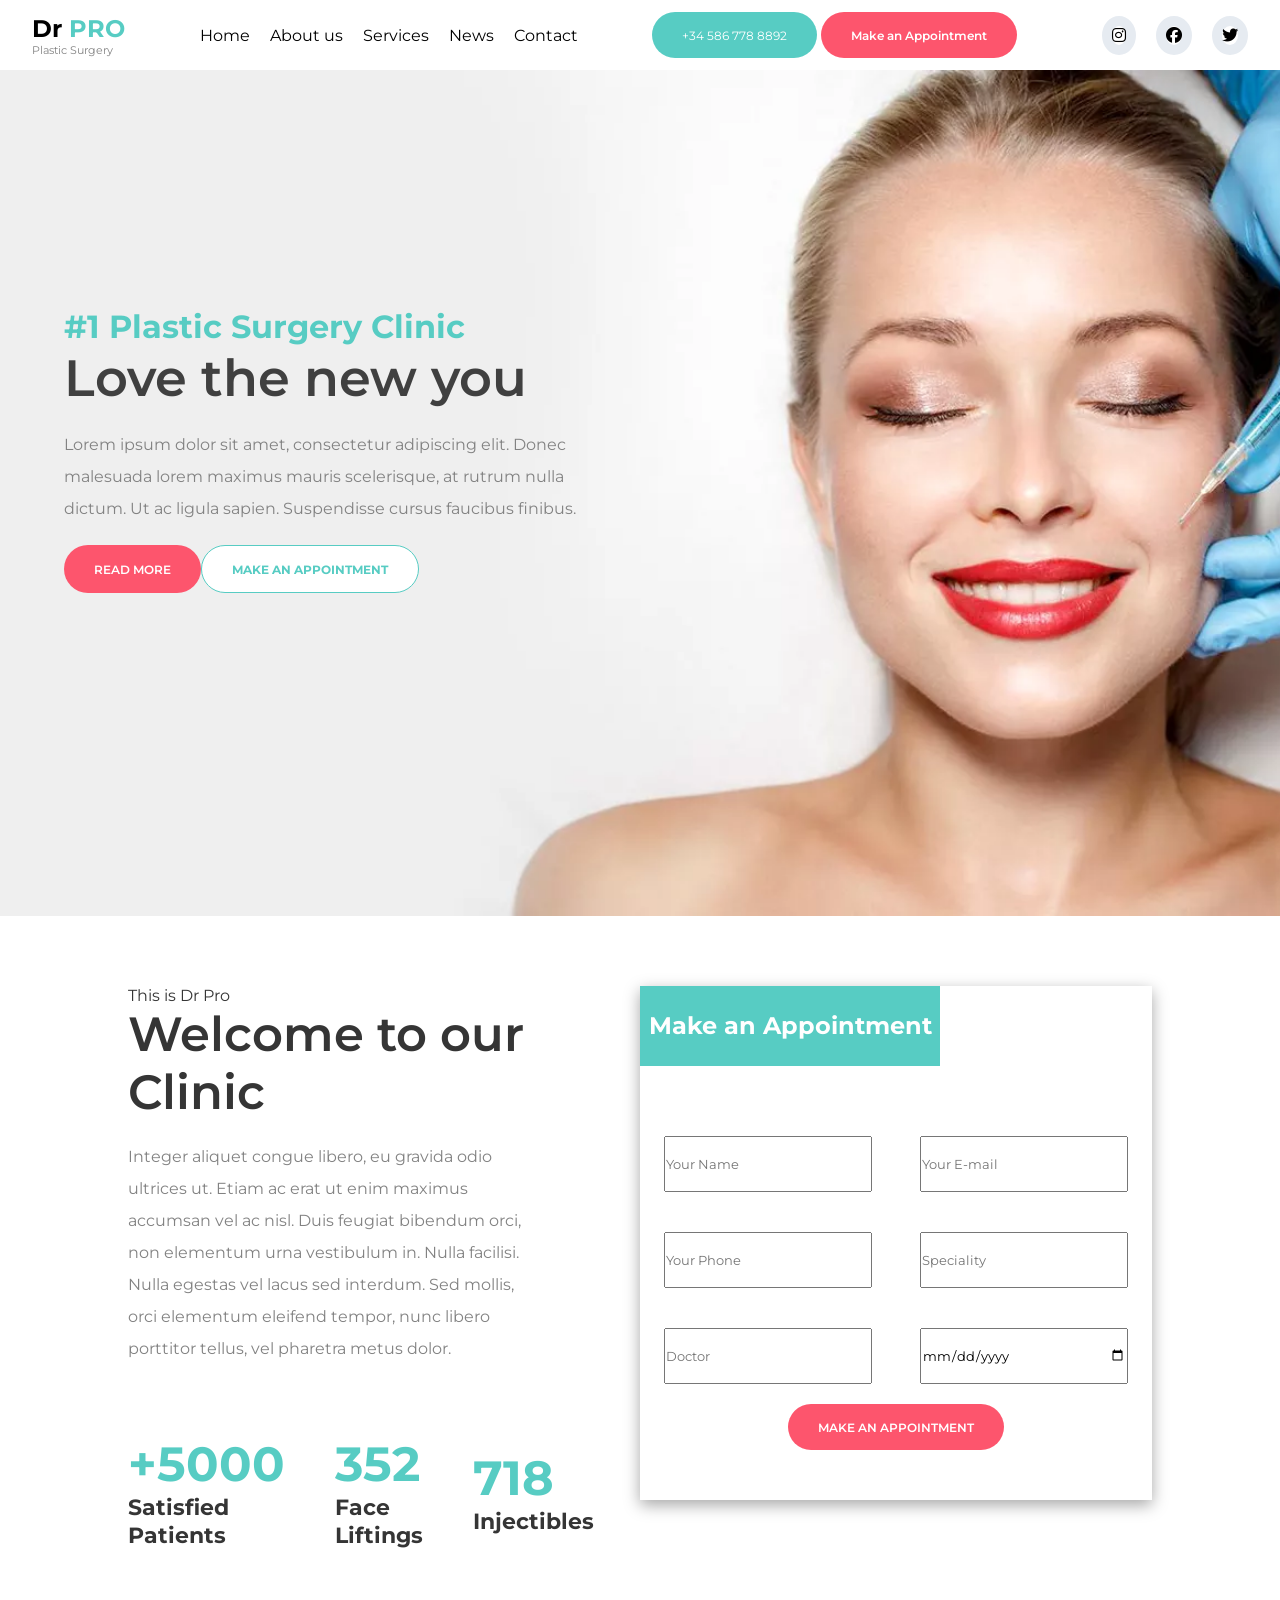
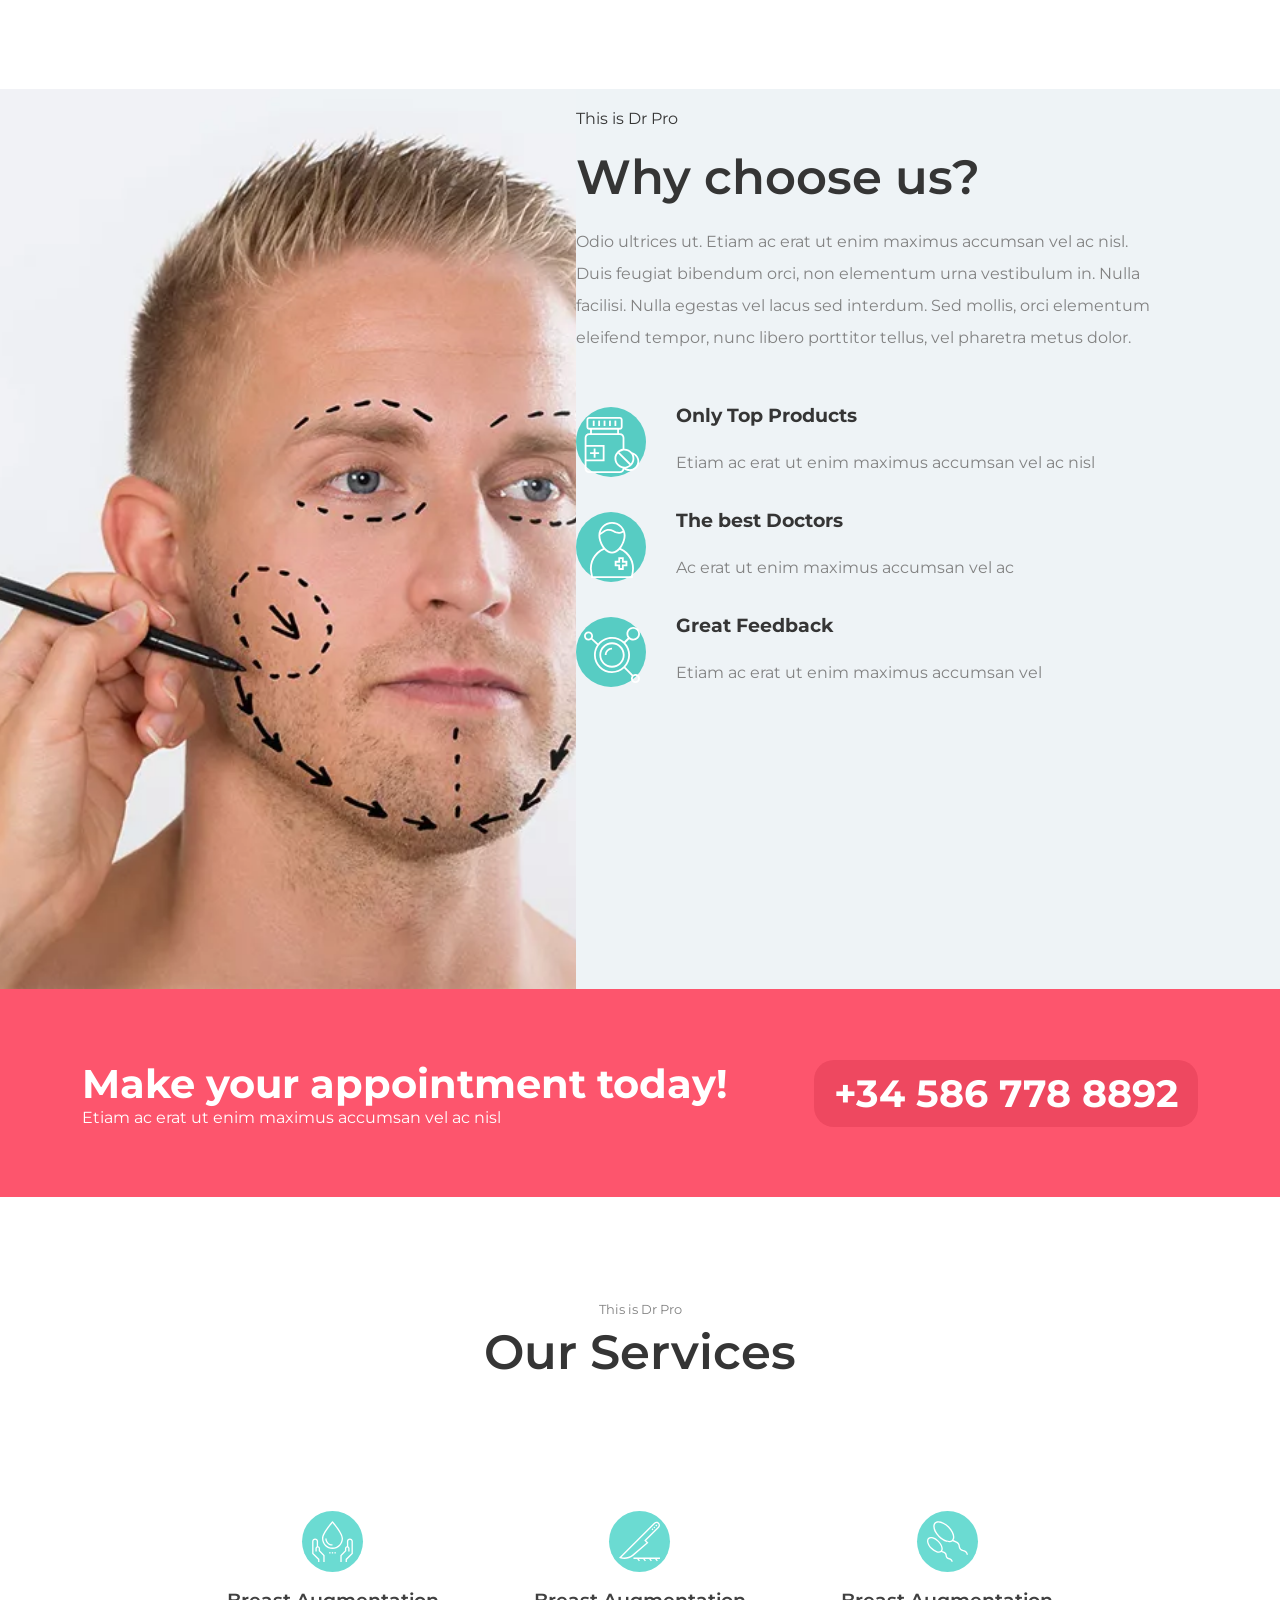
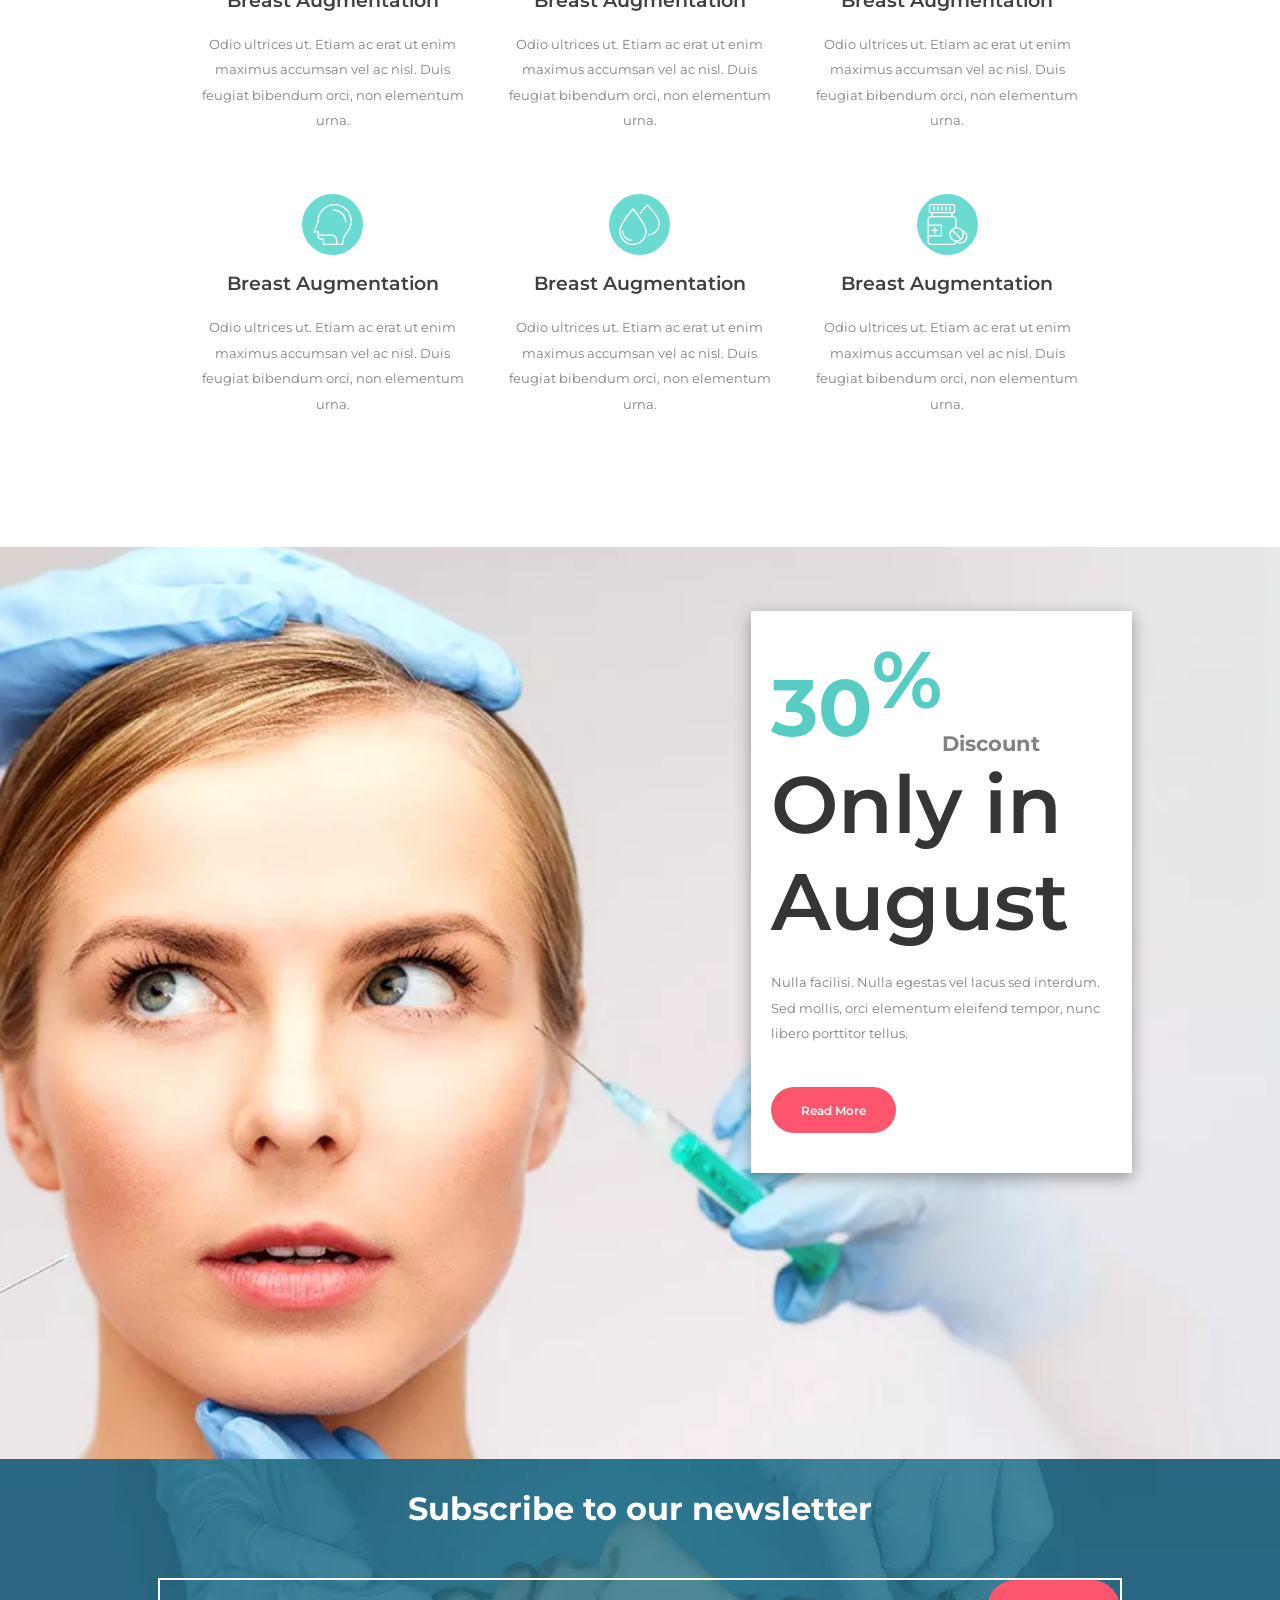
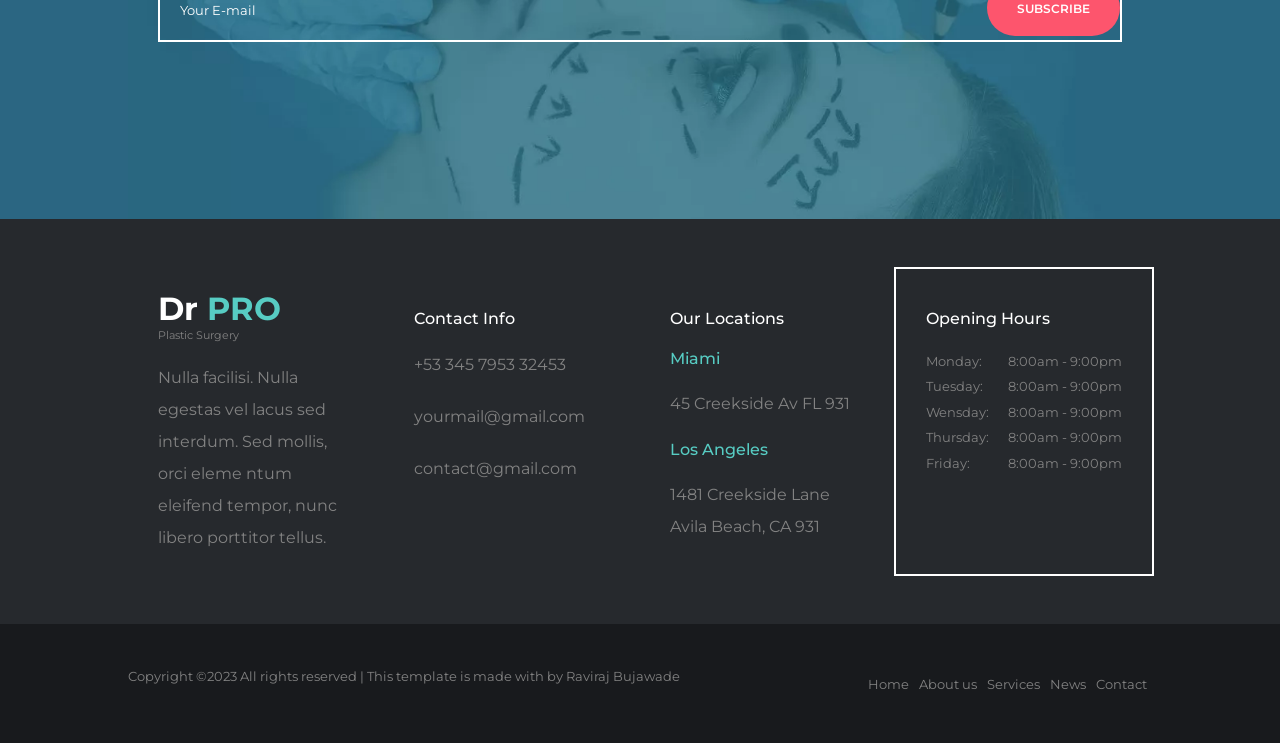
<file: personal-portfolio/projects/hospital-project/index.html>
<!DOCTYPE html>
<html lang="en">
<head>
	<meta charset="UTF-8">
	<meta name="viewport" content="width=device-width, initial-scale=1.0">
	<title>Dr Pro</title>
	<link rel="stylesheet" href="https://cdnjs.cloudflare.com/ajax/libs/font-awesome/6.4.0/css/all.min.css" integrity="sha512-iecdLmaskl7CVkqkXNQ/ZH/XLlvWZOJyj7Yy7tcenmpD1ypASozpmT/E0iPtmFIB46ZmdtAc9eNBvH0H/ZpiBw==" crossorigin="anonymous" referrerpolicy="no-referrer" />
	<link rel="preconnect" href="https://fonts.googleapis.com">
	<link rel="preconnect" href="https://fonts.gstatic.com" crossorigin>
	<link href="https://fonts.googleapis.com/css2?family=Montserrat:ital,wght@0,400;0,500;0,600;0,700;0,800;0,900;1,400;1,500;1,600;1,700;1,800;1,900&display=swap" rel="stylesheet">
	<link rel="stylesheet" href="css/style.css">
</head>
<body>
<!-- nav-section -->	
	<nav class="desktop">
		<div class="nav-desktop-main">
			<div class="logo-div">
				<h1>Dr <span class="blue-text">PRO</span></h1>
				<div class="plastic"><p>Plastic Surgery</p></div>
			</div>
			<div >
				<ul class="nav-div">
					<li><a href="#">Home</a></li>
					<li><a href="#">About us</a></li>
					<li><a href="#">Services</a></li>
					<li><a href="#">News</a></li>
					<li><a href="#">Contact</a></li>
				</ul>
			</div>
			<div>
				<button class="blue-btn"><a href="#">+34 586 778 8892</a></button>
				<button class="hero-read-more"><a href="#">Make an Appointment</a></button>
			</div>
			<div class="nav-icon-div">
				<div class="nav-icons"><a href="#"><i class="fa-brands fa-instagram"></i></a></div>
				<div class="nav-icons"><a href="#"><i class="fa-brands fa-facebook"></i></a></div>
				<div class="nav-icons"><a href="#"><i class="fa-brands fa-twitter"></i></a></div>
			</div>
		</div>
	</nav>
	<nav class="mobile-nav">
		<div class="div-mobile">
			<div class="logo-div">
				<h1>Dr <span class="blue-text">PRO</span></h1>
				<div class="plastic"><p>Plastic Surgery</p></div>
			</div>
			<div class="hamburger">
				<i class="fa fa-bars"></i>
			</div>
		</div>
	</nav>
<!-- hero-section -->
<section class="hero-section">
	<div class="hero-main">
		<h3>#1 Plastic Surgery Clinic</h3>
		<h1>Love the new you</h1>
		<p class="para-text">Lorem ipsum dolor sit amet, consectetur adipiscing elit. Donec malesuada lorem maximus mauris scelerisque, at rutrum nulla dictum. Ut ac ligula sapien. Suspendisse cursus faucibus finibus.</p>
		<div class="hero-button">
			<button class="hero-read-more"><a href="#">READ MORE</a></button>
			<button class="apointment-btn"><a href="#">MAKE AN APPOINTMENT</a></button>
		</div>
	</div>
</section>
<!-- make an Appointment section-->
<section class="apointment-section">
	<div class="main-apointment">
		<p>This is Dr Pro</p>
		<h1 class="header-h1">Welcome to our Clinic</h1>
		<p class="para-text">Integer aliquet congue libero, eu gravida odio ultrices ut. Etiam ac erat ut enim maximus accumsan vel ac nisl. Duis feugiat bibendum orci, non elementum urna vestibulum in. Nulla facilisi. Nulla egestas vel lacus sed interdum. Sed mollis, orci elementum eleifend tempor, nunc libero porttitor tellus, vel pharetra metus dolor.</p>
		<div class="main-child-apointment">
			<div class="main2">
				<h2 class="blue-text">+5000</h2>
				<h3>Satisfied Patients</h3>
			</div>
			<div class="main2">
				<h2 class="blue-text">352</h2>
				<h3>Face Liftings</h3>
			</div>
			<div class="main2">
				<h2 class="blue-text">718</h2>
				<h3>Injectibles</h3>
			</div>
		</div>
	</div>
	<div class="form-appointment">
		<div class="formheader">
			<h2>Make an Appointment</h2>
		</div>
		<form action="" method="post" class="form-main">
			<input type="text" placeholder="Your Name">
			<input type="text" placeholder="Your E-mail">
			<input type="number" placeholder="Your Phone">
			<input type="text" placeholder="Speciality">
			<input type="text" placeholder="Doctor">
			<input type="date" placeholder="Date">
			<button class="hero-read-more new-hero-app" type="submit"> <a href="#">MAKE AN APPOINTMENT</a></button>

		</form>

	</div>
</section>
<!-- why-section -->
<section class="main-why-section" >
	<div class="why-section">
		<div class="why-image">
		</div>
		<div class="why-div-main">
		<p>This is Dr Pro</p>
		<h1 class="header-h1">Why choose us?</h1>
		<p class="para-text">Odio ultrices ut. Etiam ac erat ut enim maximus accumsan vel ac nisl. Duis feugiat bibendum orci, non elementum urna vestibulum in. Nulla facilisi. Nulla egestas vel lacus sed interdum. Sed mollis, orci elementum eleifend tempor, nunc libero porttitor tellus, vel pharetra metus dolor.</p>
		<ul class="why-list">
			<li class="why-icons-div">
				<div class="icons-why-div">
				<img src="images/illustrations/icon_1.svg" alt="">
				</div>
				<div>
					<h3>Only Top Products</h3>
					<p class="para-text">Etiam ac erat ut enim maximus accumsan vel ac nisl</p>
				</div>
			</li>
			<li class="why-icons-div">
				<div class="icons-why-div">
				<img src="images/illustrations/icon_2.svg" alt="">
				</div>
				<div>
					<h3>The best Doctors</h3>
					<p class="para-text">Ac erat ut enim maximus accumsan vel ac</p>
				</div>
			</li>
			<li class="why-icons-div">
				<div class="icons-why-div">
				<img src="images/illustrations/icon_3.svg" alt="">
				</div>
				<div>
					<h3 >Great Feedback</h3>
					<p class="para-text">Etiam ac erat ut enim maximus accumsan vel</p>
				</div>
			</li>
		</ul>
	</div>
	</div>
</section>
<!-- Appointment-number -->
<section class="appointment-main-div">
	<div class="appointwo">
		<div class="app-head">
			<h1>Make your appointment today!</h1>
			<p>Etiam ac erat ut enim maximus accumsan vel ac nisl</p>
		</div>
		<div class="app-number">
			<h1>+34 586 778 8892</h1>
		</div>
	</div>
</section>
<!-- Services-section -->
<section class="Services-section">
	<div>
		<div>
			<p class="para-text2">This is Dr Pro</p>
			<h1 class="header-h1">Our Services</h1>
		</div>
		<div class="figure-services">
			<figure>
				<div class="icon-container">
				<img src="images/illustrations/icon_4.svg" alt="">
				</div>
				<figcaption>
					<h2 class="title">Breast Augmentation</h2>
					<p class="para-text2">Odio ultrices ut. Etiam ac erat ut enim maximus accumsan vel ac nisl. Duis feugiat bibendum orci, non elementum urna.</p>
				</figcaption>
			</figure>
			<figure>
				<div class="icon-container">
				<img src="images/illustrations/icon_5.svg" alt="">
				</div>
				<figcaption>
					<h2 class="title">Breast Augmentation</h2>
					<p class="para-text2">Odio ultrices ut. Etiam ac erat ut enim maximus accumsan vel ac nisl. Duis feugiat bibendum orci, non elementum urna.</p>
				</figcaption>
			</figure>
			<figure>
				<div class="icon-container">
				<img src="images/illustrations/icon_6.svg" alt="">
				</div>
				<figcaption>
					<h2 class="title">Breast Augmentation</h2>
					<p class="para-text2">Odio ultrices ut. Etiam ac erat ut enim maximus accumsan vel ac nisl. Duis feugiat bibendum orci, non elementum urna.</p>
				</figcaption>
			</figure>
			<figure>
				<div class="icon-container">
				<img src="images/illustrations/icon_7.svg" alt="">
				</div>
				<figcaption>
					<h2 class="title">Breast Augmentation</h2>
					<p class="para-text2">Odio ultrices ut. Etiam ac erat ut enim maximus accumsan vel ac nisl. Duis feugiat bibendum orci, non elementum urna.</p>
				</figcaption>
			</figure>
			<figure>
				<div class="icon-container">
				<img src="images/illustrations/icon_8.svg" alt="">
				</div>
				<figcaption>
					<h2 class="title">Breast Augmentation</h2>
					<p class="para-text2">Odio ultrices ut. Etiam ac erat ut enim maximus accumsan vel ac nisl. Duis feugiat bibendum orci, non elementum urna.</p>
				</figcaption>
			</figure>
			<figure>
				<div class="icon-container">
				<img src="images/illustrations/icon_1.svg" alt="">
				</div>
				<figcaption>
					<h2 class="title" >Breast Augmentation</h2>
					<p class="para-text2">Odio ultrices ut. Etiam ac erat ut enim maximus accumsan vel ac nisl. Duis feugiat bibendum orci, non elementum urna.</p>
				</figcaption>
			</figure>
		</div>
	</div>
</section>
<!-- discount-section -->
<section class="discount-section">
	<div class="discount">
	<div class="discount-main">
		<div class="first-class">
			<div>
				<h1 class="sup-h1">30<sup>%</sup></h1></div>
			<h2 class="discounth2">Discount</h2>
		</div>
		<div>
			<h1 class="only">Only in <br>August</h1>
		</div>
		<div class="discount-para">
			<p class="para-text2">Nulla facilisi. Nulla egestas vel lacus sed interdum. Sed mollis, orci elementum eleifend tempor, nunc libero porttitor tellus.</p>
		</div>
		<div class="discount-btn">
			<button class="hero-read-more discount-btn">
				<a href="#">Read More</a>
			</button>
		</div>
	</div>
	</div>
</section>
<!-- subscribe-newsletter -->
<section class="subscribe-newsletter">
		<div class="subscribe-newsletter-main">
			<h1>Subscribe to our newsletter</h1>
			<div class="input-box">
			<input type="email" placeholder="Your E-mail">
			<button class="hero-read-more btn-news"><a href="#">SUBSCRIBE</a></button>
			</div>
		</div>
</section>
<!-- footer-section -->
<footer>
	<div class="main-footer">
			<div class="footer-div">
				<div class="logo-div">
				<h1>Dr <span class="blue-text">PRO</span></h1>
				<div class="plastic"><p>Plastic Surgery</p></div>
				</div>
				<div><p class="para-text">Nulla facilisi. Nulla egestas vel lacus sed interdum. Sed mollis, orci eleme ntum eleifend tempor, nunc libero porttitor tellus.</p></div>
			</div>
			<div class="footer-div">
				<h3 class="footer_title">Contact Info</h3>
				<li class="para-text">+53 345 7953 32453</li>
				<li class="para-text">yourmail@gmail.com</li>
				<li class="para-text">contact@gmail.com</li>
			</div>
			<div class="footer-div">
				<h3 class="footer_title">Our Locations</h3>
				<div>
					<li class="location_title">Miami</li>
					<li class="para-text">45 Creekside Av FL 931</li>
				</div>
				<div>
					<li class="location_title">Los Angeles</li>
					<li class="para-text">1481 Creekside Lane Avila Beach, CA 931</li>
				</div>
			</div>
			<div class="footer-div timing-div">
				<h3 class="footer_title">Opening Hours</h3>
				<div>
					<div class="days-timing">
						<li>
							<div class="para-textf"><p>Monday:</p></div>
							<div class="para-textf"><p>8:00am - 9:00pm</p></div>
						</li>
						<li>
							<div class="para-textf"><p>Tuesday:</p></div>
							<div class="para-textf"><p>8:00am - 9:00pm</p></div>
						</li>
						<li>
							<div class="para-textf"><p>Wensday:</p></div>
							<div class="para-textf"><p>8:00am - 9:00pm</p></div>
						</li>
						<li>
							<div class="para-textf"><p>Thursday:</p></div>
							<div class="para-textf"><p>8:00am - 9:00pm</p></div>
						</li>
						<li>
							<div class="para-textf"><p>Friday:</p></div>
							<div class="para-textf"><p>8:00am - 9:00pm</p></div>
						</li>
					</div>
				</div>
			</div>
		
	</div>
</footer>
<div class="footer-last">
	<div class="contain-footer">
		<p class="para-textf">Copyright ©2023 All rights reserved | This template is made with  by Raviraj Bujawade</p>
		<div>
				<ul class="last-footer">
					<li><a href="#">Home</a></li>
					<li><a href="#">About us</a></li>
					<li><a href="#">Services</a></li>
					<li><a href="#">News</a></li>
					<li><a href="#">Contact</a></li>
				</ul>
		</div>
	</div>
</div>
</body>
</html>
</file>
<file: bicycle-shop/css/style.css>
:root{
	--bg-btn:#1b3e41;
	--bg-red-btn:#cf2e2e;
	--bg-event:#F0F3F3;
	--star-bg:#FBC900;
	--secondary-font:#A3B4B7;
	--font-roboto: 'Roboto Slab', serif;
	--font-nato-sens: 'Noto Sans', sans-serif;
	--font-monotserrat: 'Montserrat', sans-serif;
}

.dropdown a{
	text-decoration: none;
	color: #808080;;	
	font-size: 1em;
	font-family: var(--font-raleway);
}
.nav-section{
	position: relative;
	top: 40px;
	margin: 0px 5%;
}
.hero-section{
	background-image: url(../images/backgrounds/yokoo__slide-1-copyright.jpg);
	height: 100vh;
	background-position: center;
	background-repeat: no-repeat;
	background-size: cover;
}
.left-map-text{
	position: absolute;
	top: 50%;
	left: 50%;
	transform: translate(-50%, -50%);
}
.input-group input{
	width: 100%;
    font-size: 16px;
}
.btn-default{
	background-color: var(--bg-btn);
    font-size: 16px;
	border: 0;
	border-radius: 0%;
}
.subscribe-section {
	position: relative;
	top: -100px;
	padding: 0px 5%;
}
.subscribe-h1{
	font-family: var(--font-roboto);
	color: var(--bg-btn);
}
.play-div{
	position: absolute;
	top: 50%;
	left: 50%;
	transform: translate(-50%, -50%);

}
.play-div > div >i{
	font-size: 2em;
}
.red-button{
	background-color: var(--bg-red-btn);
	font-family: var(--font-roboto);
}
/* service-section */
.service-section {
	background-image: url(../images/illustrations/image-copyright-53-1.jpg);
	height: 100%;
	background-position: center;
	background-repeat: no-repeat;
	background-size: cover;
	box-sizing:border-box;
}
.service-main{
	height: 100%;
}
span{
	color: var(--bg-red-btn);
}
.service-card h4{
	font-size: 1.1em;
}
.service-card p{
	font-size: 0.7em;
}
.service-header{
	font-family: var(--font-roboto);
}
/* events-section */
.events-section{
	padding: 100px 0px ;
	background: var(--bg-event);
}
.details-btn a {
	text-decoration: none;
	font-size: 1.2em;
	color: var(--bg-red-btn);
	font-weight: 600;
}
.text-secondary{
	font-family: var(--font-nato-sens);
}
.sub-img{
	width: 100%;
	margin: 0;
}


/* shop-section */
.shop-section{
	background-image: url(../images/backgrounds/image-copyright-46.jpg);
	height: 50vh;
	background-position: center;
	background-repeat: no-repeat;
	background-size: cover;
}
.shop-div{
	background-color: var(--bg-event);
	box-sizing: border-box;
}
.shop-main{
	position: relative;
	top: -300px;
	bottom: 0px;
}

.cards-div{
	background-color: #fff;
}
.bicycle-btn{
	background-color: var(--bg-btn);
}
.star-div i{
	color: var(--star-bg);
}

/* special-service-section */

.special-service-section{
	background-color: var(--bg-event);
	padding-bottom: 10%;
}
.price-div{
	background-color: var(--bg-red-btn);
	color: #fff;
}
.second-div{
	position: absolute;
	top: 50%;
	left: 50%;
	transform: translate(-50%, -50%);
}

/* award-section */
.award-section{
	margin: 0 5%;
	position: relative;
	bottom: 70px;
}

/* footer-section */
footer{
	background-color: var(--bg-btn);
	font-family: var(--font-monotserrat);
}
.list-unstyled li a{ 
	text-decoration: none;
	color:var(--secondary-font);
	font-weight: 600;
}
.list-unstyled li > h2{
	font-size: 1.5em;
	font-weight: 700;
}
.list-unstyled li{
	color: #fff;
	padding-top: 15px ;
}
.list-unstyled li a i{
	font-size: 0.8em;
	margin-right: 5px;
}
.footer-input input{
	background-color: transparent;
	border: 1px solid var(--secondary-font);
	font-size: 1em;
	color: var(--secondary-font);
}
.my-icons i{
	margin-right: 10px;
	color: #fff;
}
</file>
<file: car-shop/css/style.css>
:root{
	--bg-color:#aeadaaba;
	--bg-orange:#FE4C24;
	--bg-grey:#161616;
	--font-heebo: 'Heebo', sans-serif;
	--font-oxanium: 'Oxanium', cursive;
	--font-Roboto: 'Roboto', sans-serif;
	--font-Sarabun: 'Sarabun', sans-serif;
}
@font-face {
	font-family: oxan;
	src: url(../font/oxanium/Oxanium-ExtraBold.ttf);
}
@font-face {
	font-family: san_marino;
	src: url(../font/san_marino/San\ Marino\ Beach.otf);
}

/* header-section */
.header-section{
	background-image: url(../images/background/h1-rev-img.jpg);
	height: 100vh;
	width: 100%;
	background-position: center;
	background-repeat: no-repeat;
	background-size: cover;
}
.navbar-nav div:hover {
	background-color: var(--bg-color);
	border-top: 5px solid var(--bg-orange);
}
.navbar-nav div{
	border-top:  5px solid transparent;
}
.navbar-nav div:first-child{
	background-color: var(--bg-color);
	border-top: 5px solid var(--bg-orange);
}
.navbar-nav div li{
	margin: 30px 40px;
}
.navbar-nav div li a{
	text-decoration: none;
	color: #fff;
	font-family: var(--font-oxanium);
	font-weight: 800;
}


.zero-div h3{
	color: #fff;
	font-size: 1em;
	background-color: var(--bg-orange);
	border: 5px solid var(--bg-orange);
}

.right-div{
	font-family: var(--font-oxanium);
	font-weight: 800;
	margin-right: 50px;
}
 /* header-section */


.hero-h1{
	font-family: var(--font-oxanium);
	font-size: 3em;
}
.hero-btn{
	border: none;
	border-left: 10px solid var(--bg-orange);
	background: linear-gradient(to right,var(--bg-orange)50%,var(--bg-color) 0%);
	background-position: right bottom;
	background-size: 200% 100%;
	transition: all 0.5s ease-out ;	
	color: #fff;
	font-family: var(--font-oxanium);
	font-size: 1.2em;
}

.hero-btn:hover{
	background-position: left bottom;
}
.number-div div{
	padding: 20px;
	margin-right: 10px;
}
.number-div div h1{
	font-family:var(--font-oxanium) ;
	font-size: 1.3em;
}
.hero-icons-div i{
	font-size: 2em;
}

/* technical-section */

.rangeone{
	font-family: oxan;
}
.h1-divs h1 {
	font-family: san_marino;
	color: #333333;
}

.ul-div li{
	list-style-type: none;
	margin-bottom: 10px;
}
.ul-div li::before{
	content: "•"; 
	color: var(--bg-orange);
	margin-right: 10px;
}
/* hero-second-section */                

.range-input {
  -webkit-appearance: none;
  appearance: none; 
  width: 100%;
  cursor: pointer;
  outline: none;
  border-radius: 15px;
  height: 3px;
  background: var(--bg-orange);
}
.range-input::-webkit-slider-thumb {
  -webkit-appearance: none;
  appearance: none; 
  height: 15px;
  width: 15px;
  background-color: #000;
  border-radius: 50%;
  border: none;
  transition: .2s ease-in-out;
}

.text-section{
	background-color: var(--bg-grey);
	padding: 14.1% ;
}
.text-section2{
	background-color: var(--bg-grey);
	padding: 11%;
}

/* passion-section */

.passion-section > .row{
		margin: 0px 5%;
}
.box-border{
	border-left: 2px solid var(--bg-orange);
}
/* car-main-section */
.car-main-section{
	background-image: url(../images/background/h1-img3.jpg);
	background-position: center;
	background-repeat: no-repeat;
	background-size: cover;
	height: 100vh;
}

/* latest-post-section */

.latest-post-div{
	margin: 10% 0px;
}
.border-post-line{
	border-right: 2px solid var(--bg-orange);
}

/* carosual-section */
.carosual-section{
	background-color: var(--bg-grey);
	padding: 10% 0px;
}
.arrow-div{
	position: absolute;
	top: 50%;
	padding: 0px 5%;
}

/* company-icons-section */

.company-icons-section{
	background-color: var(--bg-orange);	
}
/* plans-section */
.plans-section{
	background-image: url(../images/background/h1-img7.png);
	background-color: var(--bg-grey);
	height: 100%;
	background-position: center;
	background-repeat: no-repeat;
	background-size: cover;
}
.plans-main-div {
	padding: 10% 0px;
}
.plans-main-div h1{
	font-family: var(--font-oxanium);
	font-size: 3em;
}
.divs-plans{
	padding:40px;
}
.divs-plans:hover{
	background-color: #bab8b836;
}
.divs-plan-active{
	background-color: #bab8b836;

}
.ul-div2 {
	margin-bottom: 80px;
	min-height: 200px;
}
/* subscribe-section */
.subscribe-section{
	background-color: var(--bg-grey);
	padding:5% 0px;
}

/* footer-section */
.footer-section{
	padding: 5% 0px;
	border-top: 5px solid #000;
	background-color: var(--bg-grey);
}
.list-unstyled li a {
	text-decoration: none;
	color: #fff;
}

@media screen and (min-width:768px) {
	.rangeone{
	font-size: 1.4em;
}
.h1-divs h1 {
	font-size: 1.4em;
}

	
}

@media screen and (min-width:992px) {
	.rangeone{
	font-size: 4em;
}
.h1-divs h1 {
	font-size: 4em;
}
}

@media screen and (min-width:1200px) {
	.rangeone{
	font-size: 5em;
}
.h1-divs h1 {
	font-size: 5em;
}
}
</file>
<file: gaming-website/css/style.css>
:root{
	--bg-nav-color:#1A0F22;
	--bg-border-button:#6b54b6;
  --text-heebo:'Heebo', sans-serif;
	--text-rajdhani:'Rajdhani', sans-serif;
}


.navbg{
	background-color: var(--bg-nav-color);
}

.hero-section{
	background-image: url(../images/background/main-home-rev-1.png);
	background-position: center;
	background-size: cover;
	background-repeat: no-repeat;
	height: 100vh;
	width: 100%;
  background-color: var(--bg-nav-color);
}

nav{
	font-family: var(--text-rajdhani);
	font-size: 1.3em;
	font-weight: 500;
}

.hero-button{
  --border: 2px;    /* the border width */
  --slant: 0.9em;   /* control the slanted corners */
  --color:#6b54b6 ; /* the color */
  font-size: 1.2em;
  border: none;
  font-family: var(--text-rajdhani);
  font-weight: 500;
  cursor: pointer;
  color: #fff;
  padding: 15px 60px;
  background: 
     linear-gradient(to bottom left,var(--color)  50%,#0000 50.1%) top right,
     linear-gradient(to top   right,var(--color)  50%,#0000 50.1%) bottom left;
  background-size: calc(var(--slant) + 1.0*var(--border)) calc(var(--slant) + 1.0*var(--border));
  background-repeat: no-repeat;
  box-shadow:
    0 0 0 	0px inset var(--s,#0000),
    0 0 0 var(--border) inset var(--color);
  clip-path: 
      polygon(0 0, calc(100% - var(--slant)) 0, 100% var(--slant),
              100% 100%, var(--slant) 100%,0 calc(100% - var(--slant))
             );
}
.hero-button2{
	--border: 2px;    /* the border width */
	--slant: 0.9em;   /* control the slanted corners */
	--color:#6b54b6 ; /* the color */
	font-size: 1.2em;
	border: none;
	font-family: var(--text-rajdhani);
	font-weight: 500;
	cursor: pointer;
	color: #fff;
	padding: 15px 60px;

  background: 
     linear-gradient(to bottom left,var(--color)  50%,#0000 50.1%) top right,
     linear-gradient(to top   right,var(--color)  50%,#0000 50.1%) bottom left;
  background-repeat: no-repeat;
  box-shadow:
    0 0 0 	0px inset var(--s,#0000),
    0 0 0 var(--border) inset var(--color);
  clip-path: 
      polygon(0 0, calc(100% - var(--slant)) 0, 100% var(--slant),
              100% 100%, var(--slant) 100%,0 calc(100% - var(--slant))
             );
}

.hero-button:focus-visible {
  outline-offset: calc(-1*var(--border));
  outline: var(--border) solid #000c;
  clip-path: none;
  background-size: 0 0;
}
.hero-button:hover,
.hero-button:active{
  background-size: 100% 100%;
  color: #fff;
  --t: 0.2s 0.1s;
}
.hero-button:active {
  --s: #0005;
  transition: none;
}
.scroll-down{
	color: #fff;
	position: absolute;
	left: 43%;
	margin-top: 18%;
	box-sizing: border-box;
	transform: rotate(-90deg);
	transform-origin: 50% 50%;
	font-size: 0.9em;
	font-family: var(--text-rajdhani);
	font-weight: 600;
	letter-spacing: 0.2em;
}
.tournament-section{
  background-image: url(../images/background/main-home-bckgd-img.jpg);
  background-position: 0 0,
  center;
	background-size: contain;
	background-repeat: repeat;
	height:100%;
	width: 100%;
}
.img-card{
  z-index: 1;
  padding-top: 20px;
}
.winner-img {
    z-index: 0;
}
.round-div{
  width: 100px;
  height: 100px;
  border-radius: 50%;
  box-sizing: border-box;
  transform: translate(-50%,-50%);
  background-color:#6b54b67e ;
}
.round-div img{
  margin-top: 10px;
  margin: 10px auto 0px auto;
  width: 70px;
  color: #fff;
}

h1,h4,h2,li,h3{
  font-family: var(--text-rajdhani);
  font-weight: 600;
}
.para-date{
  font-size: 1em;
  color: #6b54b6;
  font-weight: 600;
  font-family: var(--text-rajdhani);
}
.matches{
  top: 80px;
  font-size: 1em;
  font-weight: 700;
  font-family: var(--text-rajdhani);
  transform: rotate(-90deg);
}
.header-text{
  margin-left: 80px;
}
.box-background{
  --border: 2px;    /* the border width */
	--slant: 2em;   /* control the slanted corners */
	--color:#6b54b635 ;
    overflow:hidden;
    background: 
     linear-gradient(to bottom left,var(--color)  50%,#0000 50.1%) top right,
     linear-gradient(to top   right,var(--color)  50%,#0000 50.1%) bottom left;
  background-repeat: no-repeat;
  padding: 10px 40px 10px 20px;
  clip-path: 
      polygon(0 0, calc(100% - var(--slant)) 0, 100% var(--slant),
              100% 100%, var(--slant) 100%,0 calc(100% - var(--slant))
             );
             z-index: 0;
}
/* .team-img{
    position:absolute;
    left: 80px;
    top: -50px;
      z-index:4;
}
.team-img2{
   position:absolute;
    right: 100px;
    top: -50px;
      z-index:4;
} */

/* blog-section */
.blog-main{
  overflow-x: hidden;
  display: flex ;
  flex-direction: row;
}
.blog-caption{
  position: absolute;
  bottom: 0px;
  padding: 20px;
}
/* card-section */
.card-body{
  background-color:#271334;
  color: #fff;
}
.card-main{
  bottom:10%;
}

.textarea,input[type=text],input[type=email]{
  background-color: #22152c;
  padding: 24px 33px;
  font-size: 1em;
  color: #c3bace;
  border-radius: 0;
  border:none;
  box-sizing: border-box;
}
.main-news{
  max-width: 900px;
  padding: 150px 0px;
}
.subscribe-btn{
  font-family: var(--text-rajdhani);
  --border: 2px;    /* the border width */
	--slant: 1em;   /* control the slanted corners */
	--color:#FE3146 ;
  color: #fff;
    overflow:hidden;
    background: 
     linear-gradient(to bottom left,var(--color)  50%,#0000 50.1%) top right,
     linear-gradient(to top   right,var(--color)  50%,#0000 50.1%) bottom left;
  background-repeat: no-repeat;
  padding: 10px 40px 10px 20px;
  clip-path: 
      polygon(0 0, calc(100% - var(--slant)) 0, 100% var(--slant),
              100% 100%, var(--slant) 100%,0 calc(100% - var(--slant))
             );
}
footer div:first-child{
  background-color:#150f1a;
}
.footer2{
 
  background-color: #100d12;
}
.footer2 div{
  
  padding: 20px 5%;
}

@media screen and (min-width:320px) {
  .team-img{
    position:absolute;
    left: 20px;
    top: -43px;
    z-index:4;
}
.team-img2{
   position:absolute;
    right: 44px;
    top: -40px;
    z-index:4;
}
}
@media screen and (min-widht:576px) {
  .team-img{
    position:absolute;
    left: 80px;
    top: -20px;
}
.team-img2{
   position:absolute;
    right:44px;
    top: -20px;
}
}

@media screen and (min-width:992px) {
  .team-img{
    position:absolute;
    left: 80px;
    top: -50px;
}
.team-img2{
   position:absolute;
    right: 100px;
    top: -50px;
}
  
}
</file>
<file: gym-website/css/style.css>
*{
    padding: 0;
    margin: 0;
    box-sizing: border-box;
}
:root{
    --yellow-bg:#d6fb00;
    --para-color:#191919;
    --star-bg:#F1AD4F;
    --kanit-font:'Kanit', sans-serif;
}
li{
    list-style-type: none;
}
/* Mobile-tablet-nav */
.join-nav{
    background: var(--yellow-bg);
}
.join-nav div a{
    color: #000;
    text-decoration: none;
    font-weight: 700;
}
.font-kanit{
    font-weight: 500;
    
    font-family: var(--kanit-font);
}

/* hero-section */
.hero-section{
    background-image: url(../images/background/asset\ 13.webp);
    background-position:top 70% ;
    background-repeat: no-repeat;
    background-size: cover;
    height: 75vh;
}

.hero-main-div{
    z-index: 2;
}
/* .hero-style-div{
    padding: 30px 40px 30px 40px;
    text-align: left;
    background-color: var(--yellow-bg);
    color: #000;
    transform:  skew(0deg,-20deg);
    margin: 15px 0px;
    max-width: 300px;
}
.hero-style-div h1{
    font-weight: 800;
    line-height: 0.8em;
    letter-spacing: 1px;
    font-size: 3.3em;
    font-family: var(--kanit-font);
} */
.hero-main-text{
  padding-top: 200px;  
}
/* F7-club-section */
.arrow-img{
    z-index: 0;
}
.arro-div-text{
    z-index: 1;
    position: absolute;
    top: 20%;
    right: 20%;
}
.para-color{
    color: var(--para-color);
    font-weight: 400;
    font-size: 1em;
}
/* gym-image-section */
.gym-image-section{
    background-image: url(../images/background/asset\ 22.webp);
    background-position: top center;
    background-size: cover;
    height: 80vh;
    background-repeat: no-repeat;
    z-index: 1;
}

/* succed-section */
.succed-section div:first-child{
    right: 8%;
    top: -82px;
    z-index: 2;
}
.on-text{
    padding: 10%;
}
.review-div {
    padding: 0 15% 8% 15%;
}
.star-div i{
    font-size: small; 
    color: var(--star-bg);
}
.cumma-span{
    font-size: 5em;
    color: var(--yellow-bg);
    font-family: var(--kanit-font);
    font-weight: 900;
}

/* join-today-section */
.join-today-section{
    background-color: var(--yellow-bg);
}
.round-div{
    /* background-color: #000; */
    display: flex;
    align-items: center;
    justify-content: center;
    border-radius: 50%;
    height: 45px;
    width: 45px;
}
.round-div p{
    font-size: 1.2em;
    color: var(--yellow-bg);
}
.line-div{
    width: 100px ;
    height: 2px;
    background-color: #808080;
}
.circle-div{
    width: 40px;
    height: 40px;
    border-radius: 50%;
    border: 1px solid #000;
    padding: 10px;
}
.circle-div:hover{
    background-color: #000;
}
.pass-card >div>div:hover{
    border: 2px solid #000;
}
.cards{
    margin: 0px 20px;
    height: 100%;
    border: 1px solid #808080;
}




/* black-div */
.black-div{
    background-image: url(../images/background/asset\ 38.svg);
    height: 10vh;
    width: 100%;
    background-position: center;
    background-repeat: no-repeat;
    background-size: cover;
    background-color: var(--yellow-bg);
}
.text-color{
    color: var(--yellow-bg);
}

/* footer */
.foots{
    display: flex;
    /* flex-direction: column; */
    align-items: center;
}
.foots i{
    font-size: 26px;
    padding-right: 2rem;
}
.foots i:hover{

    background-color:rgb(213, 251, 0);
}
 
.ip{
    border-radius: 0;
    width: 80%;
}
.ip:hover{
    border: 2px solid black;
}
.data{
    /* margin-left: -1px; */
    width: 20%;
    border-radius: 0;
}
.data:hover{
    background-color: rgb(213, 251, 0);

}
.data:hover .send{
    padding: 2px;
    border-bottom: 1px solid black;
}
.bss{
    background-color: #b3b1b1;
    padding: 20px;
}
.list a{
    color: black;
    text-decoration: none;
}
.list a:hover{
    border-bottom: 1px solid black;
}
.cpright small{
    font-size: 0.8em;
}
.cpright small a{
    text-decoration: none;
    color: #000;

}


@media screen and (min-width:320px) {
    .approch-div{
        position: relative;
    }
    .img-div img{
        width: 50%;
    }
    .succed-section div:first-child{
        top: -80px;
    }
    .cards h2{
    font-size: 1.3em;
    font-weight: 600;
}
.cards h4{
    font-size: 1em;
    font-weight: 600;
}
.cards p{
    font-size: 1em;
    font-weight: 400;
}
.pass-card{
   padding: 0px 10%;
}
.hero-style-div{
    padding: 15px 25px 15px 25px;
    text-align: left;
    background-color: var(--yellow-bg);
    color: #000;
    transform:  skew(0deg,-20deg);
    margin: 15px 0px;
    max-width: 200px;
}
.hero-style-div h1{
    font-weight: 800;
    line-height: 0.8em;
    letter-spacing: 1px;
    font-size: 2.5em;
    font-family: var(--kanit-font);
}



}
@media screen and (min-width:768px) {
    .approch-div{
        position: absolute;
        top: -90%;
        right: 0;
    }
     .succed-section div:first-child{
        top: -82px;
    }
    .hero-style-div{
    padding: 20px ;
    max-width: 250px;
    }
    .hero-style-div h1{
        font-size: 3em;
    }

}
@media screen and (min-width:1024px) {
    .approch-div{
        position: relative;
        top: 0%;
        right: 0;
    }
    
    .cards h2{
    font-size: 2.3em;
    font-weight: 600;
    }
    .cards h4{
        font-size: 1.5em;
        font-weight: 600;
    }
    .cards p{
        font-size: 1em;
        font-weight: 400;
    }
    .pass-card{
    /* padding: 0px 20%; */
    } 
    .hero-style-div{
    padding: 30px 40px 30px 40px;
    max-width: 300px;
    }
    .hero-style-div h1{
    
        font-size: 3.3em;
    }
   
}
</file>
<file: personal-portfolio/projects/hospital-project/css/style.css>
*{
	margin: 0;
	padding: 0;
	font-family: 'Montserrat', sans-serif;
}

:root{
	--headblue:#57ccc3;
	--gray-color:#828282;
	--text-color: #353535;
	--btn-bg-red:#fd556d;
	--title-text:#404040;
	--footer-color:#26292d;
}

/* nav-section */
.desktop{
	display: none;
}
.div-mobile{
	display: flex;
	justify-content: space-between;
	flex-direction: row;
	align-items: center;
	height: 60px;
	margin: 0px 5%;
}
section{
	color: var(--text-color);
}

.blue-text{
	color: var(--headblue);
}
.plastic p{
	font-size: 0.7em;
	color: var(--gray-color);
}
.hamburger i{
	font-size: 1.3em;
	color: #353535;
}
.hero-section{
	background-image: url("../images/background/home_slider.jpg");
	background-position: center;
	height: 100vh;
	background-size: cover;
	background-repeat: no-repeat;
}
.hero-main{
	display: flex;
	flex-direction: column;
	margin: 0px 5%;
	position: absolute;
    top: 50%;
    transform: translateY(-50%);
    left: 0;
    width: 100%;
}
.hero-main h3{
	color: var(--headblue);
	font-weight: 600;
	font-size: 1.3em;
}
.hero-main h1{
	color: #404040;
	font-weight: 600;
	font-size: 2.3em;
}
.para-text{
	color: var(--gray-color);
	font-size: 0.8em;
	margin-top: 20px;
	line-height: 2em;
	text-align: left;
	margin-right: 20%;
}
.hero-button{
	margin-top:20px;
	text-transform: uppercase;
	display: flex;
	flex-direction: row;
	justify-content: flex-start;
}
.hero-read-more{
	padding: 10px 20px;
	/* margin-right: 10px; */
	background-color: var(--btn-bg-red);
	border: none;
	border-radius: 30px;
}
.hero-read-more a{
	text-decoration: none;
	color: #fff;
	font-size: 0.9em;
	font-weight: 600;
}
.apointment-btn{
	padding: 12px 18px;
	margin-right: 10px;
	background-color: #fff;
	border: 1px solid var(--headblue);
	border-radius: 30px;
}
.apointment-btn a{
	text-decoration: none;
	color: var(--headblue);
	font-weight: 700;
	font-size: 0.9em;
}
/* make an Appointment section */
.apointment-section{
	margin:100px 5%;
}
.header-h1{
	font-size: 2.3em;
	font-weight: 600;
}
.main-child-apointment{
	margin:20px 0px;
}
.main2{
	margin :50px 0px;
}
.main2  h2{
	font-size: 2em;
}
.main2 h3{
	font-size: 1em;
}
.form-appointment{
	display: flex;
	flex-direction: column;
	width: 100%;
	padding: 5% 5%;
	box-shadow: rgba(0, 0, 0, 0.35) 0px 5px 15px;

}
.formheader{
	width: 300px;
	height: 80px;
	background-color: var(--headblue);
	line-height: 80px;
    text-align: center;
}

.formheader h2{
	color: #fff;
}
.form-main{
	display: flex;
	flex-direction: row;
	flex-wrap: wrap;
	justify-content: space-around;
	padding: 50px 0px;
}
.form-main input{
	width: 40%;
	height: 52px;
	margin:20px 0px;
}


/* why-section */
.main-why-section {
	background-color: #EEF3F6;
	border: 0px;
}
.why-section{
	display: flex;
	flex-direction: column;
	margin: 100px 3% 0px 3%;
}
.why-image{
	background-image: url("../images/illustrations/why_1.jpg");
	height:40vh;
	width: 100%;
	background-position: center;
	background-repeat: no-repeat;
	background-size: cover;
	order: 2;
	margin: 0px;
}
.why-div-main{
	order: 1;
}
.icons-why-div{
	height: 70px;
	width: 70px;
	border-radius: 50%;
	align-self: center;
	background-color: var(--headblue);
	box-sizing: border-box;
	margin-right: 30px;
}
.icons-why-div img{
	width: 80%;
	margin-top: 10px;
	margin-left: 8px;
}
.why-list{
	margin :50px 0px;
}
.why-div-main >p{
	margin-top: 20px;
	margin-bottom: 20px;
}
.why-icons-div{
	display: flex;
	justify-content: space-between;
	margin: 30px 0px;
}
.why-image img{
	width: 100%;
	height: 100%;
	margin: 0px;
}

/* Appointment-number */

.appointment-main-div{
	background: #fd556d;
	padding: 50px 3% 50px 3%;
}
.app-head h1{
	color: #fff;
	font-size: 1.8em;
}
.app-head p{
	color: #fff;
}
.app-number h1{
	color: #fff;
}
.app-number{
	margin: 40px auto;
	padding: 10px 20px;
	background-color: #ee4860;
	border-radius: 20px;
	text-align: center;
}
/* Services-section */

.Services-section{
	margin:100px 5%;
	text-align: center;
}
.figure-services{
	display: flex;
	flex-direction: column;
}
.figure-services figure{
	display: flex;
	flex-direction: column;
	align-items: center;
	margin:40px 0px;
}
.para-text2{
	color: var(--gray-color);
	font-size: 0.8em;
	line-height: 2em;
	margin-top: 20px;
}
.title{
	font-size: 1.2em;
    font-weight: 600;
    color: var(--title-text);
    line-height: 1.2;
    margin-top: 17px;
}

.icon-container{
	width: 61px;
    height: 61px;
    border-radius: 50%;
    background: #6bdbd2;
	padding: 10px;
	box-sizing: border-box;
}
.icon-container img{
	width: 100%;
}

/* discount-section */
.discount-section{
	background-image: url("../images/background/extra.jpg");
	background-position: center;
	height: 90vh;
	background-size: cover;
	background-repeat: no-repeat;
	padding: 5%  10% 10% 5%;
}
.discount{
	display: flex;
	flex-direction: column;
	align-items: start;
	justify-content: flex-end;

}
.discount-main{
	display: flex;
	flex-direction: column;
	justify-content: flex-end;
	padding: 20px 20px 0px 20px;
	background-color: #fff;
	box-sizing: border-box;	
	box-shadow: rgba(0, 0, 0, 0.35) 0px 5px 15px;

}
.first-class{
	display: flex;
	flex-direction: row;
	align-items: end;
	justify-content: start;
}
.sup-h1{
	color: var(--headblue);
	font-size: 3em;
	font-weight: 700;
}
sup{
	color: var(--headblue);
	font-size: 1em;
}
.discounth2{
	font-size: 1.3em;
	margin-right: 50px;
	color: var(--gray-color);
}
.only{
	font-size: 3em;
	font-weight: 600;
}
.discount-btn{
	margin: 20px 0px;
	text-align: left;
}
.subscribe-newsletter{
	background-image: url("../images/background/newsletter.jpg");
	background-size: cover;
	background-position: center;
	background-repeat: no-repeat;
	height: 40vh;
	width: 100%;
}
.subscribe-newsletter-main{
	margin: 0px 10%;
	padding: 30px;
	text-align: center;
}
.subscribe-newsletter-main h1{
	color: #fff;
	font-size: 2em;
}
.input-box{
	display: flex;
	flex-direction: row;
	justify-content: left;
	align-items: center;
	box-sizing: border-box;
	margin-top: 50px;
	border: 2px solid #fff;
	position: relative;
	color: #fff;
}
.input-box input{
	padding: 10px 0px;
	border: none;
	color: #fff;
	background:transparent;
	padding-left: 20px;
	height: 40px;
}
.input-box >input::placeholder{
	color: #fff;
}
.btn-news{
	align-items: flex-end;
	position: absolute;
	top: 0;
	right: 0;
}

/* footer-section */
footer{
	background-color: var(--footer-color);
	color: #fff;
}
.main-footer{
	margin: 0px 5%;
	display: flex;
	flex-direction: column;
}
.footer-div{
	margin:50px 0px;
}
.footer-div .footer_title{
	margin-top: 20px;
}
.footer-div li{
	list-style-type: none;
}
.footer_title {
    font-size: 1em;
    font-weight: 500;
    color: #FFFFFF;
    line-height: 1.2;
}
.location_title {
    font-size: 1em;
    font-weight: 500;
    color: #57ccc3;
	margin-top: 20px;
}
.para-textf{
	color: var(--gray-color);
	font-size: 0.8em;
	line-height: 2em;
	text-align: left;
}
.timing-div{
	outline: 2px solid #fff;
	padding: 5% 10%;
}
.days-timing{
	margin-top: 20px;
}
.days-timing li{
	display: flex;
	flex-direction: row;
	justify-content: space-between;
}

.footer-last{
	width: 100%;
	background-color:  #181a1d;
}
.contain-footer{
	padding: 40px 5%;
}
.last-footer{
	display: flex;
	flex-direction: row;
	justify-content: space-around;
	text-align: center;
}
.last-footer li{
	list-style: none;
	padding: 10px 5px;
}
.last-footer li a{
	text-decoration: none;
	color: var(--gray-color);
	font-size: 0.8em;
}
@media screen and (min-width:768px) {
	.hero-main h3 {
		font-weight: 700;
		font-size: 2em;
	}
	.hero-main h1 {
   		 font-size: 3.2em;
	}
	.para-text{
		font-size: 1em;
		margin: 20px 0px 0px 0px;
	}
	.hero-read-more,.apointment-btn{
		padding: 15px 30px;
		font-size: 1.em;
	}
	.hero-section{
		height: 94vh;
	}
	.main-child-apointment{
		display: flex;
		flex-direction: row;
		justify-content: space-between;
		align-items: center;
	}
	.header-h1{
		font-size: 3em;
	}
	.main2{
		margin:50px 50px 50px 0px;
	}
	.main2 h2{
		font-size: 3em;
	}
	.main2 h3{
		font-size: 1.4em;
	}
	.new-hero-app{
		/* width: 100%; */
		margin: 0px 5%;
	}
	.why-icons-div{
		display: flex;
		flex-direction: row;
		justify-content: flex-start;
	}
	.why-image{
		height: 60vh;
	}
	.appointment-main-div{
		display: flex;
		flex-direction: column;
		align-items: flex-start;
	}
	.app-number{
		width: fit-content;
		margin:30px 0px;
	}
	.app-head h1{
		font-size: 2.5em;
	}
	.app-number h1{
		font-size: 2.4em;
	}
	.figure-services{
		display: flex;
		flex-direction: row;
		justify-content: space-around;
		flex-wrap: wrap;
	}
	.figure-services figure{
		width: 44%;
		margin:70px 20px;
	}
	.discount-main{
		width: 40vw;
		display: flex;
		justify-content: flex-end;
		margin-right: 20px;
	}
	.discount-section{
		height: 50vh;

	}
	.discount-btn{
		width: fit-content;
	}
	.contain-footer{
		display: flex;
		flex-direction: row;
	}
	.discount {
		display: flex;
		flex-direction: row;
		align-items: start;
		justify-content: flex-end;
	}
}
@media screen and (min-width:992px){
	.mobile-nav{
		display: none;
	}
	.desktop{
		display: flex;
		flex-direction: row;
		align-items: center;
		height: 70px;
	}
	.nav-desktop-main{
		display: flex;
		flex-direction: row;
		align-items: center;
		width: 100%;
		justify-content: space-around;
	}
	.nav-div{
		display: flex;
		justify-content: space-around;
		flex-direction: row;
	}
	.nav-div li{
		padding: 20px 10px;
		list-style-type: none;
	}
	.nav-div li a{
		text-decoration: none;
		color: #000;
	}
	.blue-btn{
		padding: 15px 30px;
		background-color: var(--headblue);
		border: none;
		border-radius: 30px;
	}
	.blue-btn a{
		font-size: 0.9em;
		color: #fff;
		text-decoration: none;
	}
	.nav-icon-div{
		display: flex;
		flex-direction: row;
	}
	.nav-icons{
		padding-left: 20px;
	}
	.nav-icons a{
		font-size: 0.9em;
		color: #000;
		text-decoration: none;
		border: 10px solid #e6ebf1;
		border-radius: 50%;
		font-size: 1em;
	}
	.hero-main{
		width: 40%;		
	}
	.apointment-section{
		display: flex;
		flex-direction: row;
		justify-content: space-between;
		margin:70px 10%;
	}
	.main-apointment{
		width: 40%;
	}
	.form-appointment{
		width: 50%;
		padding: 0%;
		height: fit-content;
	}
	.why-section{
		display: flex;
		flex-direction: row;
		justify-content: space-around;
		margin: 0px 10% 0 0;
	}
	.why-div-main{
		order: 1;
		width: 50%;
		margin-bottom: 0%;
	}
	.why-image{
		order: 0;
		height: 100vh;
		width: 50%;
	}
	.appointwo{
		display: flex;
		flex-direction: row;
		align-items: center;
		justify-content: space-around;
		margin: 20px 0%;
		width: 100%;
	}
	.app-number{
		margin: 0;
	}
	.figure-services{
		display: flex;
		flex-direction: row;
		margin:100px 10%;
	}
	.figure-services figure{
		width: 30%;
		margin:30px 0px;
	}
	.discount-main{
		width: 35%;
	}
	.sup-h1{
	font-size: 5em;
	}
	.only{
		font-size: 5em;
	}
	.discount-section{
		height: 80vh;
	}
	.main-footer{
		display: flex;
		flex-direction: row;
		justify-content: space-around;
		margin: 0px 10%;
	}
	.footer-div{
		width: 20%;
		padding: 20px 30px;
	}
	.contain-footer{
		display: flex;
		flex-direction: row;
		justify-content: space-between;
		margin: 0px 5%;
	}
	.btn-news{
		padding: 20px 30px;
		align-self: center;
	}
}
</file>
